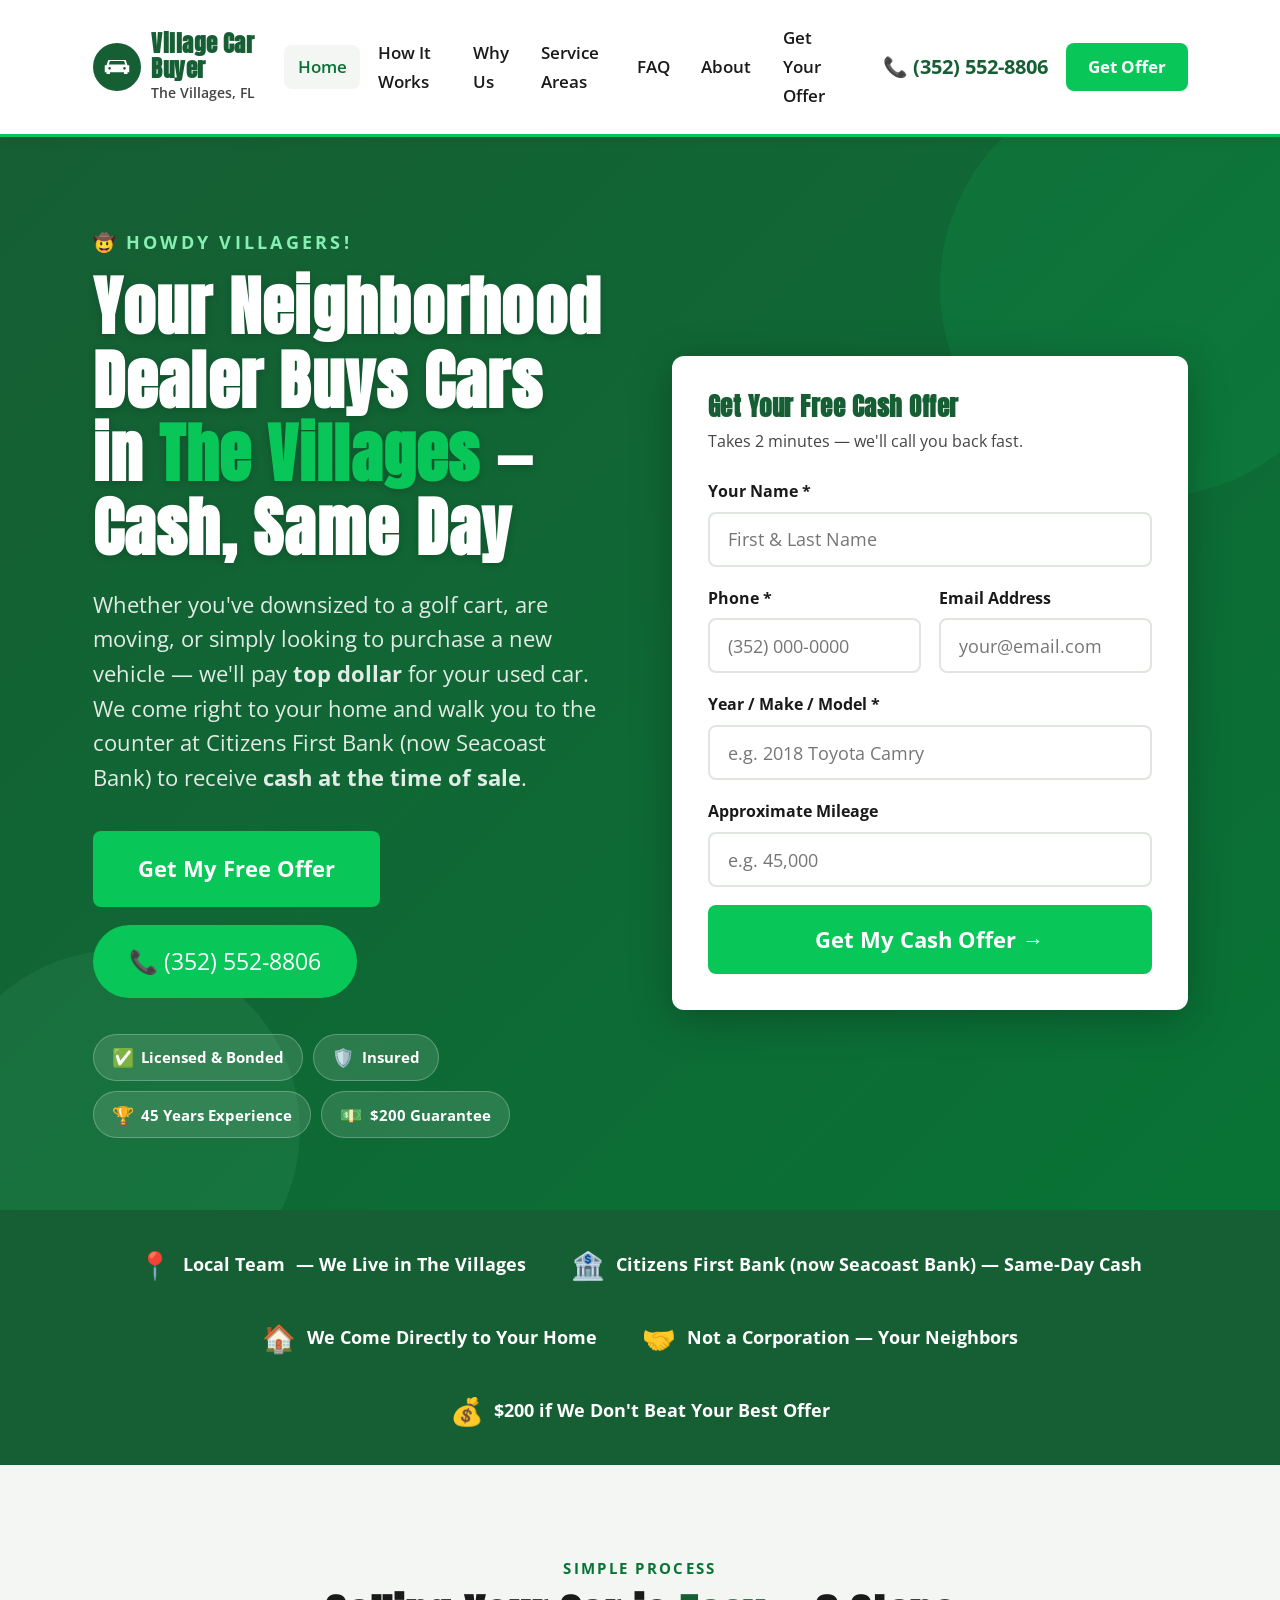
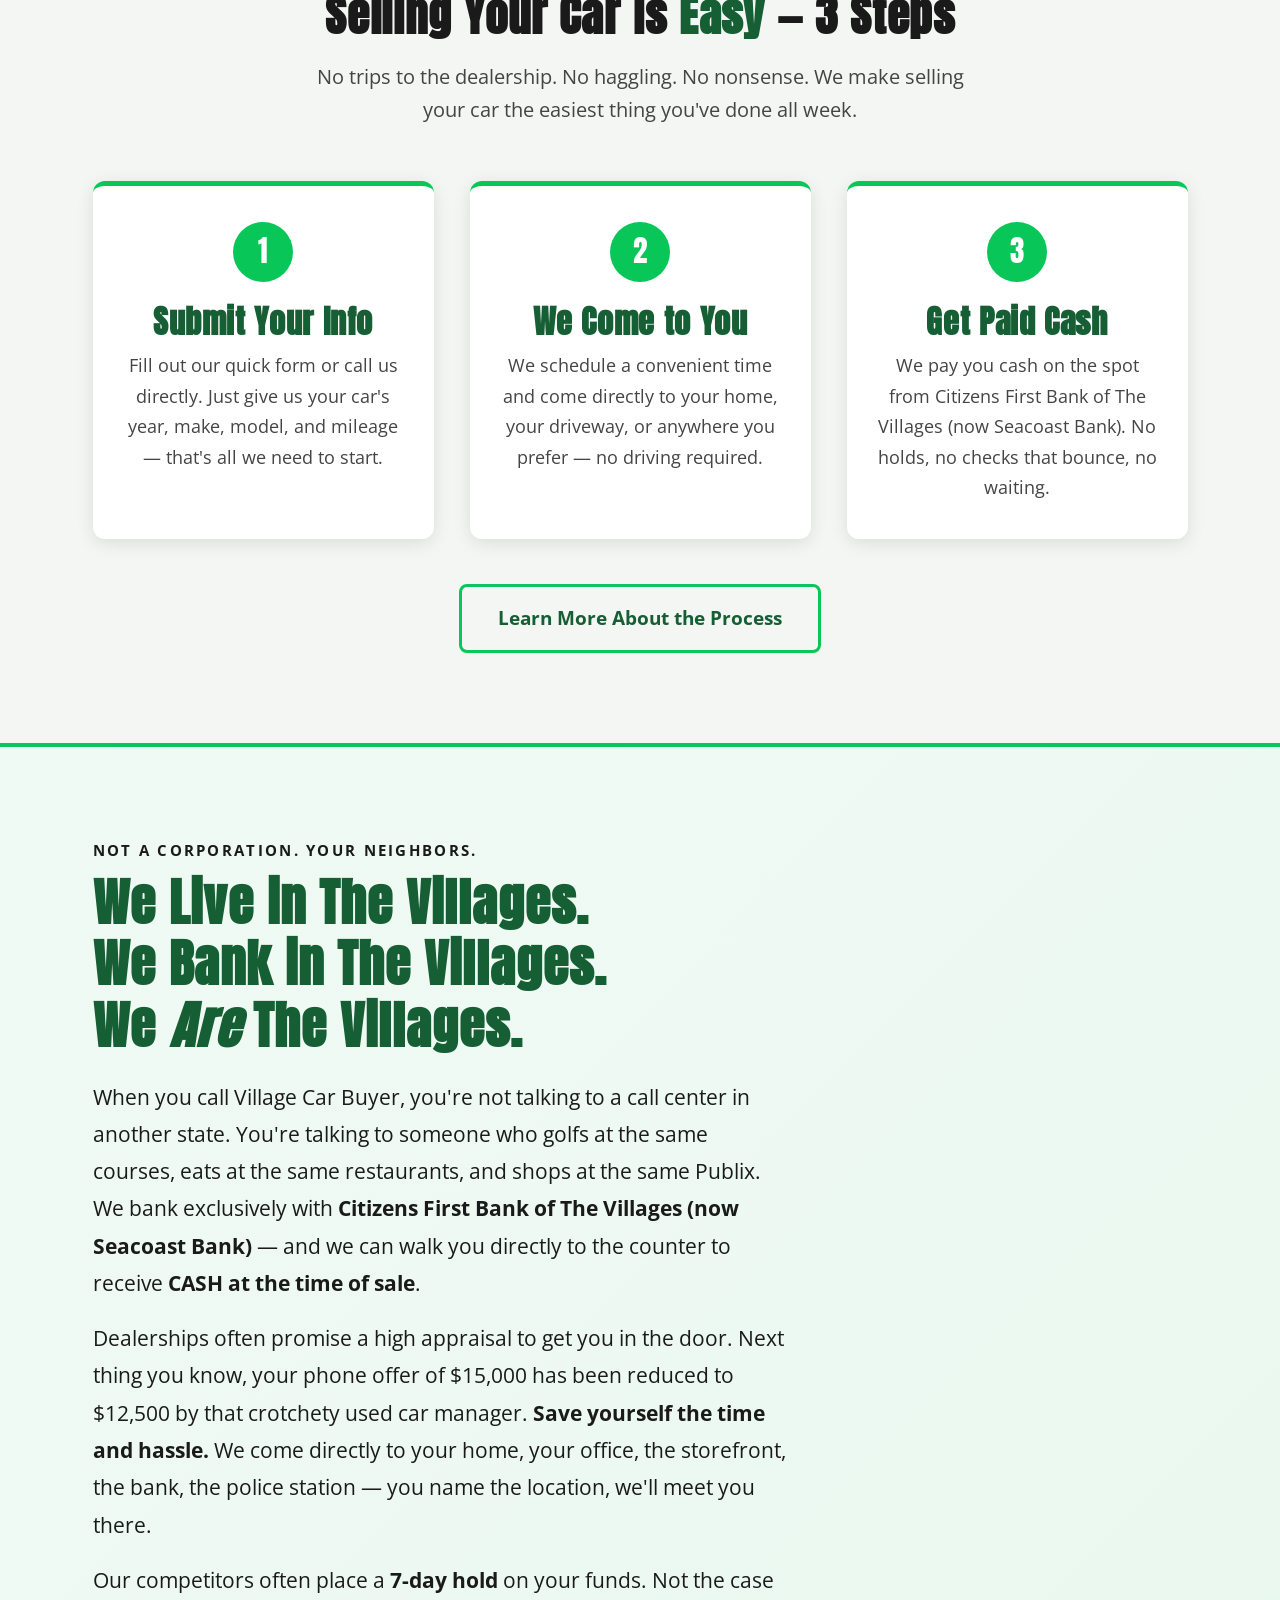
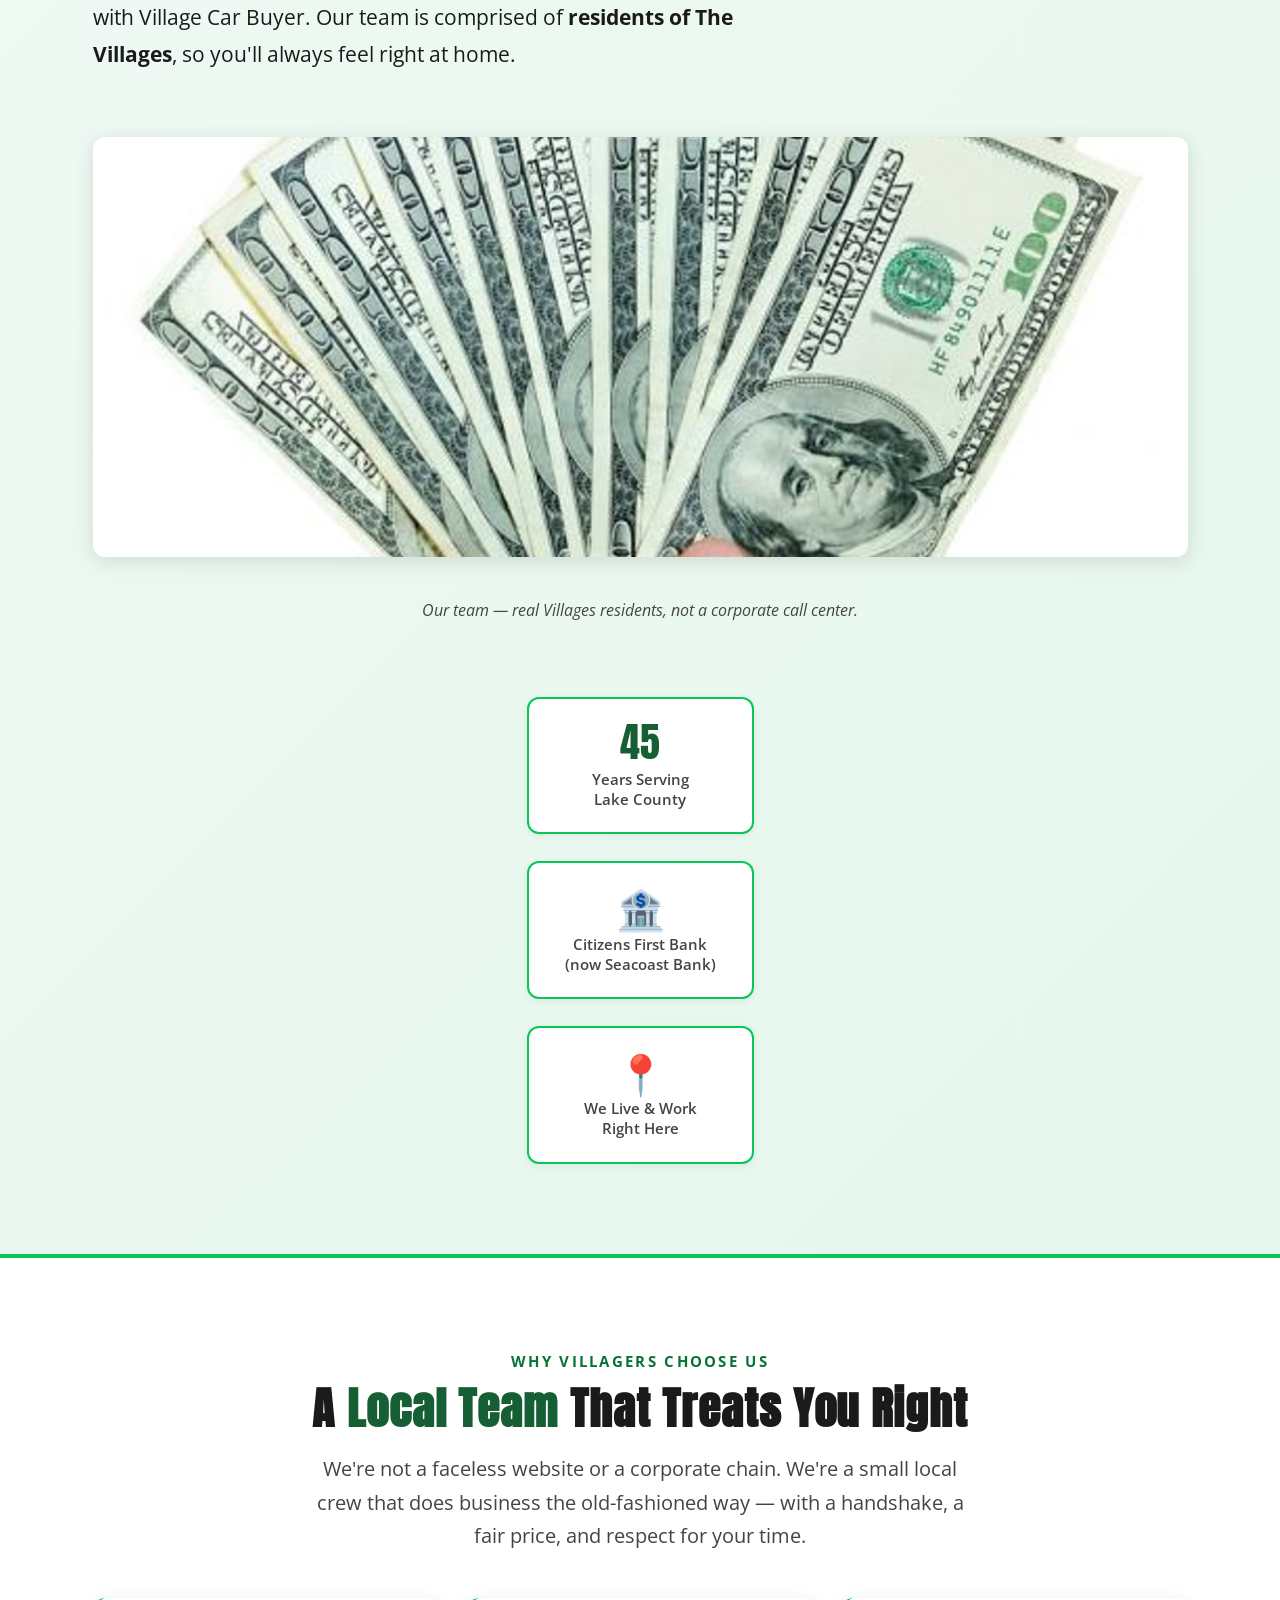
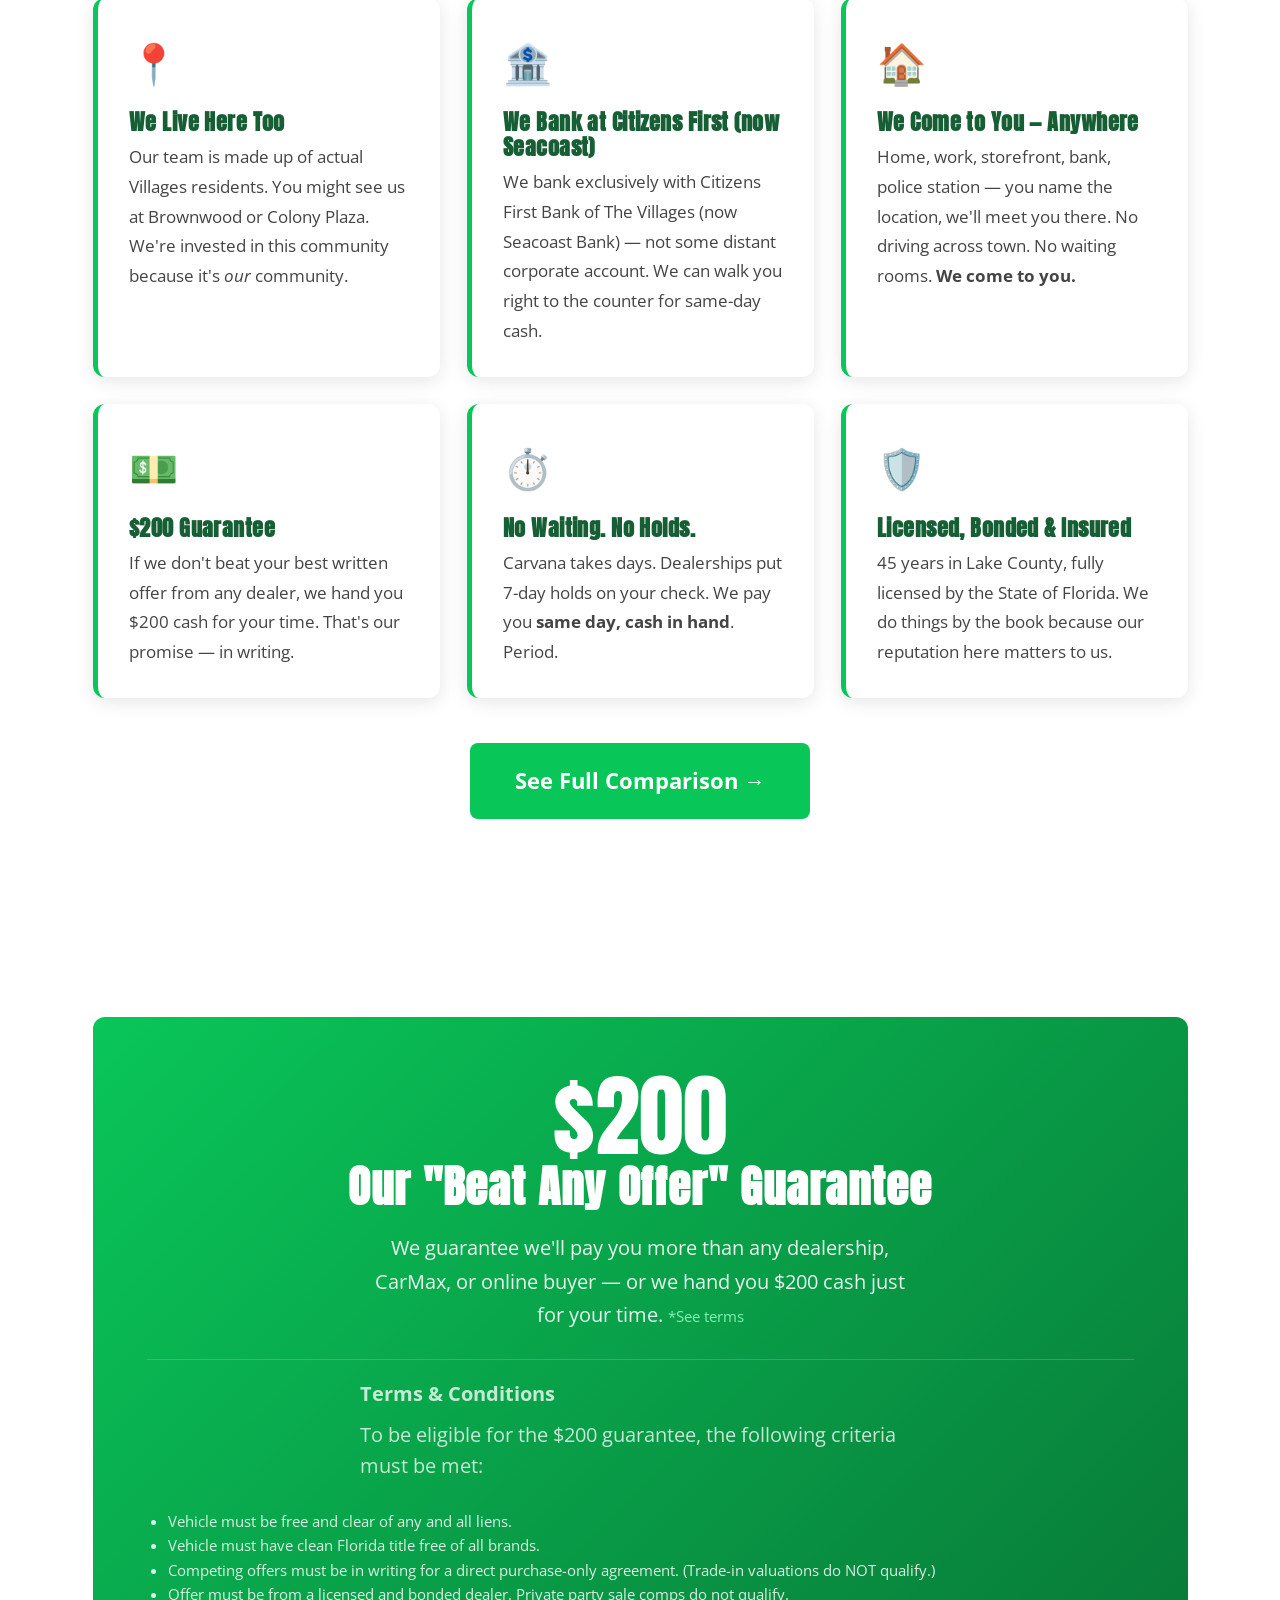
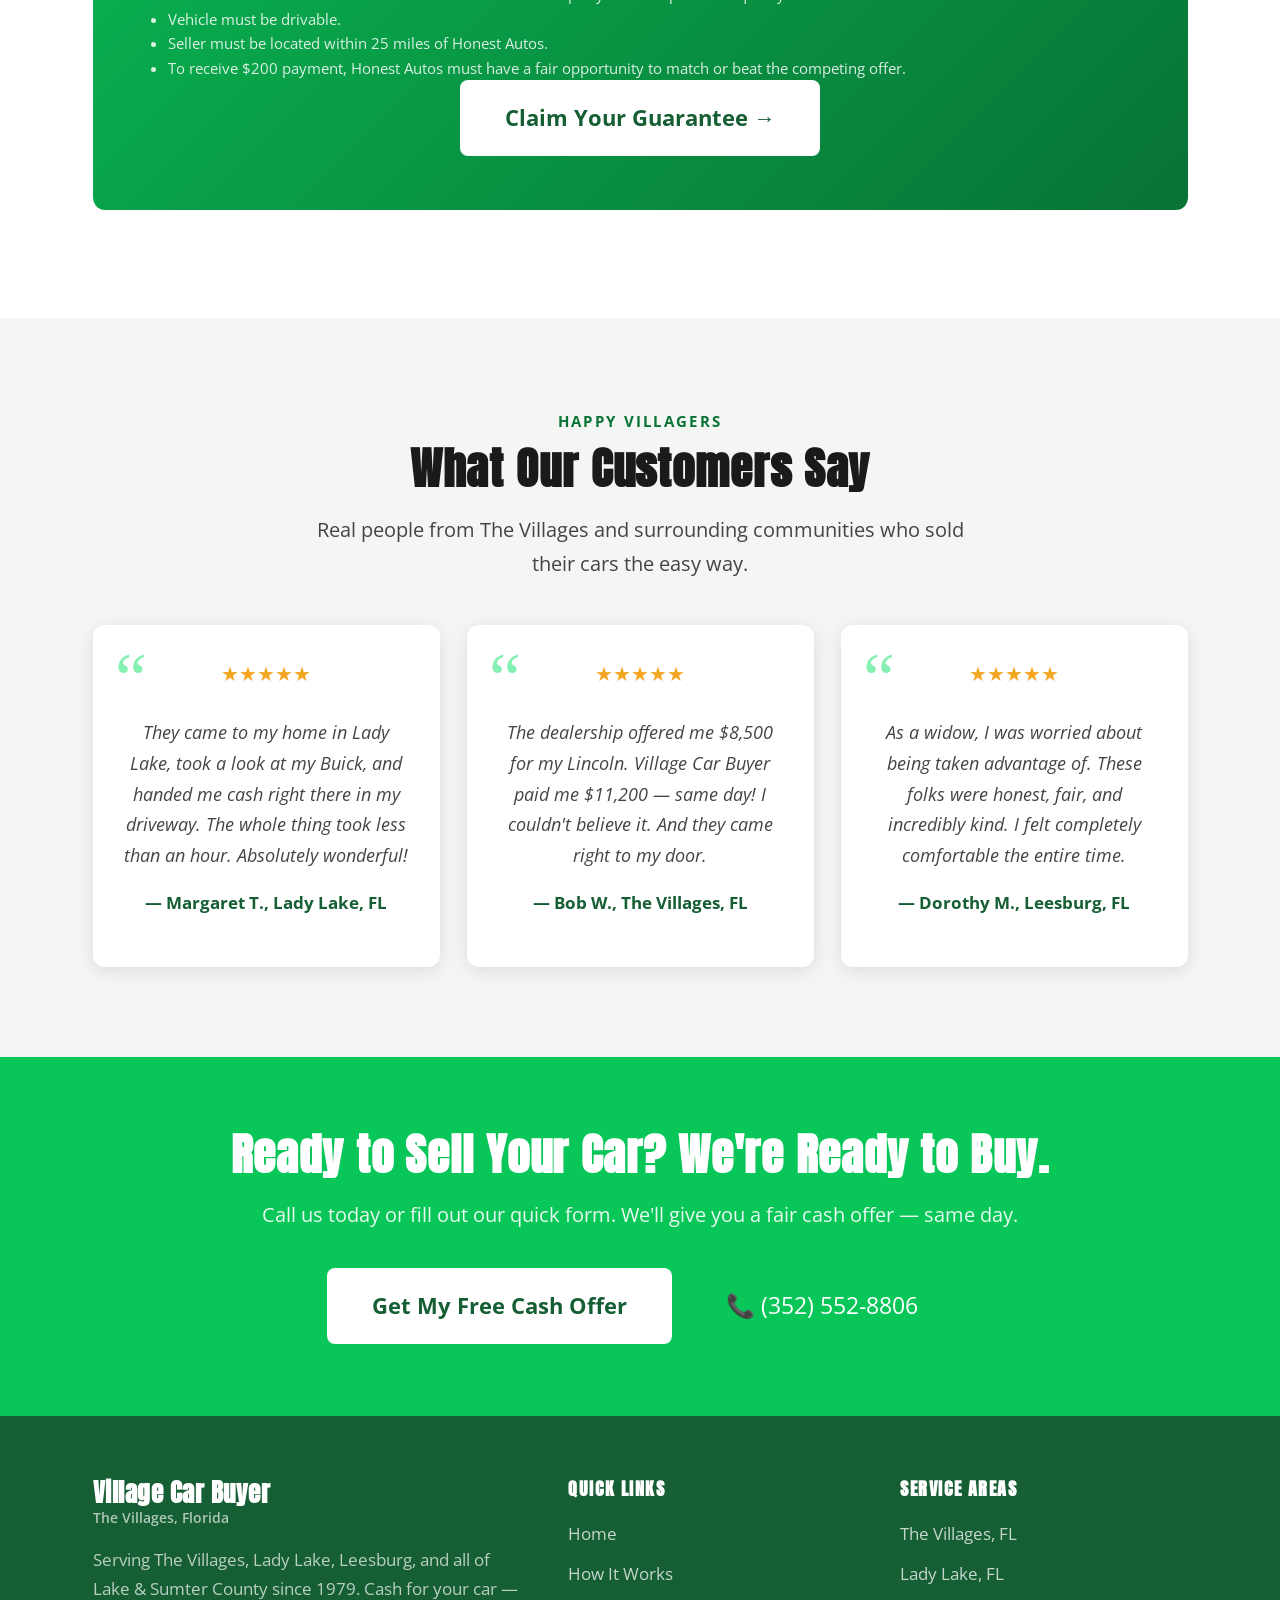
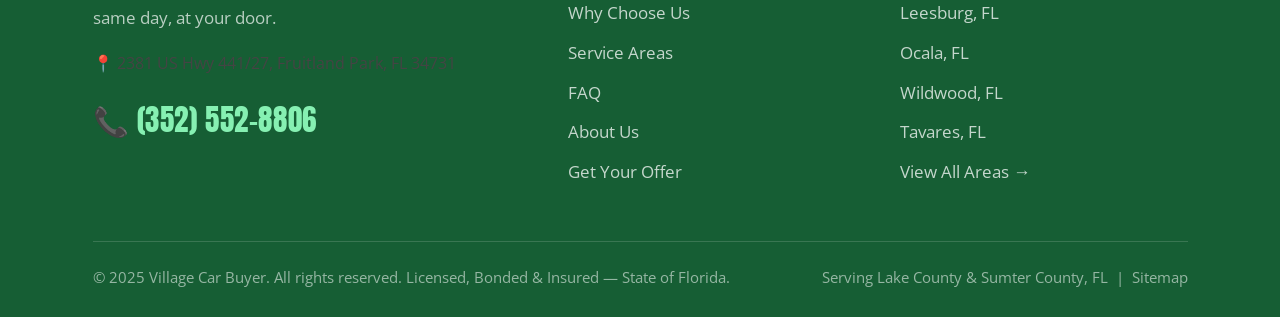
<file: index.html>
<!DOCTYPE html>
<html lang="en">
<head>
  <meta charset="UTF-8" />
  <meta name="viewport" content="width=device-width, initial-scale=1.0" />
  <title>Village Car Buyer | Sell Your Car for Cash in The Villages, FL — Same Day</title>
  <meta name="description" content="We buy used cars in The Villages, FL — cash paid same day, we come to your home. Licensed, bonded, insured. 45 years local experience. $200 guarantee we'll beat your best offer. Call (352) 552-8806." />
  <meta name="keywords" content="sell my car The Villages FL, cash for cars The Villages, we buy cars Lady Lake FL, sell car for cash Lake County FL, used car buyer The Villages Florida" />
  <link rel="canonical" href="https://villagecarbuyer.com/" />

  <!-- Open Graph -->
  <meta property="og:title" content="Village Car Buyer | Cash for Cars in The Villages, FL" />
  <meta property="og:description" content="We buy used cars — cash same day, we come to you. Licensed, bonded, insured. 45 years local experience. $200 guarantee." />
  <meta property="og:url" content="https://villagecarbuyer.com/" />
  <meta property="og:type" content="website" />
  <meta property="og:locale" content="en_US" />

  <!-- Schema: LocalBusiness -->
  <script type="application/ld+json">
  {
    "@context": "https://schema.org",
    "@type": "AutoDealer",
    "name": "Village Car Buyer",
    "description": "We buy used cars from residents of The Villages and surrounding communities. Cash paid same day. Licensed, bonded, insured.",
    "url": "https://villagecarbuyer.com",
    "telephone": "+13525528806",
    "address": {
      "@type": "PostalAddress",
      "streetAddress": "2381 US Highway 441/27",
      "addressLocality": "Fruitland Park",
      "addressRegion": "FL",
      "postalCode": "34731",
      "addressCountry": "US"
    },
    "areaServed": [
      "The Villages, FL", "Lady Lake, FL", "Leesburg, FL",
      "Sumter County, FL", "Wildwood, FL", "Ocala, FL",
      "Marion County, FL", "Lake County, FL", "Tavares, FL",
      "Mount Dora, FL", "Eustis, FL", "Fruitland Park, FL"
    ],
    "openingHours": ["Mo-Fr 08:00-18:00", "Sa 09:00-15:00"],
    "priceRange": "$$",
    "paymentAccepted": "Cash",
    "hasOfferCatalog": {
      "@type": "OfferCatalog",
      "name": "Used Car Buying Services"
    }
  }
  </script>

  <link rel="stylesheet" href="style.css?v=2" />
</head>
<body>

<!-- ══ HEADER ══ -->
<header class="site-header">
  <div class="header-inner">
    <a href="index.html" class="logo" aria-label="Village Car Buyer Home">
      <div class="logo-icon">
        <svg viewBox="0 0 32 32" xmlns="http://www.w3.org/2000/svg" aria-hidden="true">
          <path d="M28 14l-2-6H6L4 14H2v8h2v2h4v-2h16v2h4v-2h2v-8h-2zm-20.5 5a1.5 1.5 0 110-3 1.5 1.5 0 010 3zm17 0a1.5 1.5 0 110-3 1.5 1.5 0 010 3zM6.5 13l1.5-4h16l1.5 4H6.5z"/>
        </svg>
      </div>
      <div class="logo-text">
        <strong>Village Car Buyer</strong>
        <span>The Villages, FL</span>
      </div>
    </a>

    <nav class="site-nav" aria-label="Main navigation">
      <a href="index.html">Home</a>
      <a href="how-it-works.html">How It Works</a>
      <a href="why-choose-us.html">Why Us</a>
      <a href="service-area.html">Service Areas</a>
      <a href="faq.html">FAQ</a>
      <a href="about.html">About</a>
      <a href="contact.html">Get Your Offer</a>
    </nav>

    <div class="header-cta">
      <a href="tel:+13525528806" class="header-phone">📞 (352) 552-8806</a>
      <a href="contact.html" class="btn btn--primary" style="padding:0.55rem 1.2rem;font-size:0.95rem;">Get Offer</a>
    </div>

    <button class="nav-toggle" id="nav-toggle" aria-label="Toggle navigation" aria-expanded="false">
      <span></span><span></span><span></span>
    </button>
  </div>

  <nav class="mobile-nav" id="mobile-nav" aria-label="Mobile navigation">
    <a href="index.html">Home</a>
    <a href="how-it-works.html">How It Works</a>
    <a href="why-choose-us.html">Why Choose Us</a>
    <a href="service-area.html">Service Areas</a>
    <a href="faq.html">FAQ</a>
    <a href="about.html">About</a>
    <a href="contact.html">Get Your Offer</a>
    <div class="mobile-phone">
      <a href="tel:+13525528806" class="btn btn--primary btn--lg" style="width:100%;display:block;text-align:center;">📞 (352) 552-8806</a>
    </div>
  </nav>
</header>

<!-- ══ HERO ══ -->
<section class="hero">
  <div class="container">
    <div class="hero-inner">
      <div class="hero-content">
        <p class="hero-tagline">🤠 Howdy Villagers!</p>
        <h1>Your Neighborhood Dealer Buys Cars in <span class="highlight">The Villages</span> — Cash, Same Day</h1>
        <p class="hero-sub">Whether you've downsized to a golf cart, are moving, or simply looking to purchase a new vehicle — we'll pay <strong>top dollar</strong> for your used car. We come right to your home and walk you to the counter at Citizens First Bank (now Seacoast Bank) to receive <strong>cash at the time of sale</strong>.</p>
        <div class="hero-actions">
          <a href="contact.html" class="btn btn--primary btn--lg">Get My Free Offer</a>
          <a href="tel:+13525528806" class="btn--phone">📞 (352) 552-8806</a>
        </div>
        <div class="hero-badges">
          <span class="badge"><span class="badge-icon">✅</span> Licensed &amp; Bonded</span>
          <span class="badge"><span class="badge-icon">🛡️</span> Insured</span>
          <span class="badge"><span class="badge-icon">🏆</span> 45 Years Experience</span>
          <span class="badge"><span class="badge-icon">💵</span> $200 Guarantee</span>
        </div>
      </div>

      <div class="hero-form-card">
        <h3>Get Your Free Cash Offer</h3>
        <p>Takes 2 minutes — we'll call you back fast.</p>
        <form action="https://formsubmit.co/CFEautos@gmail.com" method="POST" data-validate>
          <input type="hidden" name="_subject" value="New Car Offer Request — Village Car Buyer" />
          <input type="hidden" name="_cc" value="Don@honestautos.com,Dale@honestautos.com" />
          <input type="hidden" name="_next" value="https://villagecarbuyer.com/thank-you.html" />
          <input type="hidden" name="_captcha" value="false" />
          <div class="form-group">
            <label for="name-hero">Your Name *</label>
            <input type="text" id="name-hero" name="name" placeholder="First &amp; Last Name" required />
          </div>
          <div class="form-row">
            <div class="form-group">
              <label for="phone-hero">Phone *</label>
              <input type="tel" id="phone-hero" name="phone" placeholder="(352) 000-0000" required />
            </div>
            <div class="form-group">
              <label for="email-hero">Email Address</label>
              <input type="email" id="email-hero" name="email" placeholder="your@email.com" />
            </div>
          </div>
          <div class="form-group">
            <label for="car-hero">Year / Make / Model *</label>
            <input type="text" id="car-hero" name="vehicle" placeholder="e.g. 2018 Toyota Camry" required />
          </div>
          <div class="form-group">
            <label for="mileage-hero">Approximate Mileage</label>
            <input type="text" id="mileage-hero" name="mileage" placeholder="e.g. 45,000" />
          </div>
          <button type="submit" class="btn btn--primary form-submit btn--lg">Get My Cash Offer →</button>
        </form>
      </div>
    </div>
  </div>
</section>

<!-- ══ TRUST STRIP ══ -->
<div class="trust-strip">
  <div class="container">
    <div class="trust-strip-inner">
      <div class="trust-item"><span class="icon">📍</span> <strong>Local Team</strong> — We Live in The Villages</div>
      <div class="trust-item"><span class="icon">🏦</span> Citizens First Bank (now Seacoast Bank) — Same-Day Cash</div>
      <div class="trust-item"><span class="icon">🏠</span> We Come Directly to Your Home</div>
      <div class="trust-item"><span class="icon">🤝</span> Not a Corporation — Your Neighbors</div>
      <div class="trust-item"><span class="icon">💰</span> $200 if We Don't Beat Your Best Offer</div>
    </div>
  </div>
</div>

<!-- ══ HOW IT WORKS ══ -->
<section class="section section--gray" id="how-it-works">
  <div class="container text-center">
    <p class="section-label">Simple Process</p>
    <h2 class="section-title">Selling Your Car is <span class="text-green-dark">Easy</span> — 3 Steps</h2>
    <p class="section-sub">No trips to the dealership. No haggling. No nonsense. We make selling your car the easiest thing you've done all week.</p>

    <div class="steps-grid">
      <div class="step-card">
        <div class="step-number">1</div>
        <h3>Submit Your Info</h3>
        <p>Fill out our quick form or call us directly. Just give us your car's year, make, model, and mileage — that's all we need to start.</p>
      </div>
      <div class="step-card">
        <div class="step-number">2</div>
        <h3>We Come to You</h3>
        <p>We schedule a convenient time and come directly to your home, your driveway, or anywhere you prefer — no driving required.</p>
      </div>
      <div class="step-card">
        <div class="step-number">3</div>
        <h3>Get Paid Cash</h3>
        <p>We pay you cash on the spot from Citizens First Bank of The Villages (now Seacoast Bank). No holds, no checks that bounce, no waiting.</p>
      </div>
    </div>

    <div style="margin-top:2.5rem;">
      <a href="how-it-works.html" class="btn btn--outline">Learn More About the Process</a>
    </div>
  </div>
</section>

<!-- ══ LOCAL TEAM CALLOUT ══ -->
<section class="section section--local">
  <div class="container">
    <div class="local-banner">
      <div class="local-banner-content">
        <p class="section-label" style="color:var(--green-primary);">Not a Corporation. Your Neighbors.</p>
        <h2 class="section-title" style="color:var(--green-dark);">We Live in The Villages. <br>We Bank in The Villages. <br>We <em>Are</em> The Villages.</h2>
        <p style="font-size:1.15rem;line-height:1.8;max-width:700px;">
          When you call Village Car Buyer, you're not talking to a call center in another state. You're talking to someone who golfs at the same courses, eats at the same restaurants, and shops at the same Publix. We bank exclusively with <strong>Citizens First Bank of The Villages (now Seacoast Bank)</strong> — and we can walk you directly to the counter to receive <strong>CASH at the time of sale</strong>.
        </p>
        <p style="font-size:1.15rem;line-height:1.8;max-width:700px;margin-top:1rem;">
          Dealerships often promise a high appraisal to get you in the door. Next thing you know, your phone offer of $15,000 has been reduced to $12,500 by that crotchety used car manager. <strong>Save yourself the time and hassle.</strong> We come directly to your home, your office, the storefront, the bank, the police station — you name the location, we'll meet you there.
        </p>
        <p style="font-size:1.15rem;line-height:1.8;max-width:700px;margin-top:1rem;">
          Our competitors often place a <strong>7-day hold</strong> on your funds. Not the case with Village Car Buyer. Our team is comprised of <strong>residents of The Villages</strong>, so you'll always feel right at home.
        </p>
      </div>
      <div class="local-right">
        <img src="images/team-photo.jpg" alt="The Village Car Buyer team — local Villages residents who buy your car" class="team-photo" loading="lazy" />
        <p style="font-size:0.9rem;color:var(--text-mid);text-align:center;margin-top:0.75rem;font-style:italic;">Our team — real Villages residents, not a corporate call center.</p>
        <div class="local-stats" style="margin-top:1.5rem;">
          <div class="local-stat">
            <div class="local-stat-num">45</div>
            <div class="local-stat-label">Years Serving<br>Lake County</div>
          </div>
          <div class="local-stat">
            <div class="local-stat-num">🏦</div>
            <div class="local-stat-label">Citizens First Bank<br>(now Seacoast Bank)</div>
          </div>
          <div class="local-stat">
            <div class="local-stat-num">📍</div>
            <div class="local-stat-label">We Live &amp; Work<br>Right Here</div>
          </div>
        </div>
      </div>
    </div>
  </div>
</section>

<!-- ══ WHY CHOOSE US ══ -->
<section class="section">
  <div class="container">
    <div class="text-center">
      <p class="section-label">Why Villagers Choose Us</p>
      <h2 class="section-title">A <span class="text-green-dark">Local Team</span> That Treats You Right</h2>
      <p class="section-sub">We're not a faceless website or a corporate chain. We're a small local crew that does business the old-fashioned way — with a handshake, a fair price, and respect for your time.</p>
    </div>

    <div class="reasons-grid">
      <div class="reason-card">
        <div class="reason-icon">📍</div>
        <h3>We Live Here Too</h3>
        <p>Our team is made up of actual Villages residents. You might see us at Brownwood or Colony Plaza. We're invested in this community because it's <em>our</em> community.</p>
      </div>
      <div class="reason-card">
        <div class="reason-icon">🏦</div>
        <h3>We Bank at Citizens First (now Seacoast)</h3>
        <p>We bank exclusively with Citizens First Bank of The Villages (now Seacoast Bank) — not some distant corporate account. We can walk you right to the counter for same-day cash.</p>
      </div>
      <div class="reason-card">
        <div class="reason-icon">🏠</div>
        <h3>We Come to You — Anywhere</h3>
        <p>Home, work, storefront, bank, police station — you name the location, we'll meet you there. No driving across town. No waiting rooms. <strong>We come to you.</strong></p>
      </div>
      <div class="reason-card">
        <div class="reason-icon">💵</div>
        <h3>$200 Guarantee</h3>
        <p>If we don't beat your best written offer from any dealer, we hand you $200 cash for your time. That's our promise — in writing.</p>
      </div>
      <div class="reason-card">
        <div class="reason-icon">⏱️</div>
        <h3>No Waiting. No Holds.</h3>
        <p>Carvana takes days. Dealerships put 7-day holds on your check. We pay you <strong>same day, cash in hand</strong>. Period.</p>
      </div>
      <div class="reason-card">
        <div class="reason-icon">🛡️</div>
        <h3>Licensed, Bonded &amp; Insured</h3>
        <p>45 years in Lake County, fully licensed by the State of Florida. We do things by the book because our reputation here matters to us.</p>
      </div>
    </div>

    <div class="text-center" style="margin-top:2.5rem;">
      <a href="why-choose-us.html" class="btn btn--primary btn--lg">See Full Comparison →</a>
    </div>
  </div>
</section>

<!-- ══ GUARANTEE BANNER ══ -->
<section class="section" style="padding:3rem 0;">
  <div class="container">
    <div class="guarantee-box">
      <div class="guarantee-amount">$200</div>
      <h2>Our "Beat Any Offer" Guarantee</h2>
      <p>We guarantee we'll pay you more than any dealership, CarMax, or online buyer — or we hand you $200 cash just for your time. <a href="#guarantee-terms" style="color:var(--green-light);font-size:0.85rem;">*See terms</a></p>
      <div id="guarantee-terms" style="margin-top:1.5rem;padding-top:1rem;border-top:1px solid rgba(255,255,255,0.2);text-align:left;font-size:0.85rem;line-height:1.6;opacity:0.85;">
        <p style="font-weight:700;margin-bottom:0.5rem;">Terms &amp; Conditions</p>
        <p>To be eligible for the $200 guarantee, the following criteria must be met:</p>
        <ul style="margin:0.5rem 0 0 1.2rem;list-style:disc;">
          <li>Vehicle must be free and clear of any and all liens.</li>
          <li>Vehicle must have clean Florida title free of all brands.</li>
          <li>Competing offers must be in writing for a direct purchase-only agreement. (Trade-in valuations do NOT qualify.)</li>
          <li>Offer must be from a licensed and bonded dealer. Private party sale comps do not qualify.</li>
          <li>Vehicle must be drivable.</li>
          <li>Seller must be located within 25 miles of Honest Autos.</li>
          <li>To receive $200 payment, Honest Autos must have a fair opportunity to match or beat the competing offer.</li>
        </ul>
      </div>
      <a href="contact.html" class="btn btn--white btn--lg">Claim Your Guarantee →</a>
    </div>
  </div>
</section>

<!-- ══ TESTIMONIALS ══ -->
<section class="section section--gray">
  <div class="container text-center">
    <p class="section-label">Happy Villagers</p>
    <h2 class="section-title">What Our Customers Say</h2>
    <p class="section-sub">Real people from The Villages and surrounding communities who sold their cars the easy way.</p>

    <div class="testimonials-grid">
      <div class="testimonial-card">
        <div class="stars">★★★★★</div>
        <p class="testimonial-text">They came to my home in Lady Lake, took a look at my Buick, and handed me cash right there in my driveway. The whole thing took less than an hour. Absolutely wonderful!</p>
        <p class="testimonial-author">— Margaret T., Lady Lake, FL</p>
      </div>
      <div class="testimonial-card">
        <div class="stars">★★★★★</div>
        <p class="testimonial-text">The dealership offered me $8,500 for my Lincoln. Village Car Buyer paid me $11,200 — same day! I couldn't believe it. And they came right to my door.</p>
        <p class="testimonial-author">— Bob W., The Villages, FL</p>
      </div>
      <div class="testimonial-card">
        <div class="stars">★★★★★</div>
        <p class="testimonial-text">As a widow, I was worried about being taken advantage of. These folks were honest, fair, and incredibly kind. I felt completely comfortable the entire time.</p>
        <p class="testimonial-author">— Dorothy M., Leesburg, FL</p>
      </div>
    </div>
  </div>
</section>

<!-- ══ CTA BANNER ══ -->
<section class="cta-banner">
  <div class="container">
    <h2>Ready to Sell Your Car? We're Ready to Buy.</h2>
    <p>Call us today or fill out our quick form. We'll give you a fair cash offer — same day.</p>
    <div class="cta-actions">
      <a href="contact.html" class="btn btn--white btn--lg">Get My Free Cash Offer</a>
      <a href="tel:+13525528806" class="btn--phone btn--lg">📞 (352) 552-8806</a>
    </div>
  </div>
</section>

<!-- ══ FOOTER ══ -->
<footer class="site-footer">
  <div class="container">
    <div class="footer-grid">
      <div class="footer-brand">
        <div class="logo-text">
          <strong>Village Car Buyer</strong>
          <span>The Villages, Florida</span>
        </div>
        <p>Serving The Villages, Lady Lake, Leesburg, and all of Lake &amp; Sumter County since 1979. Cash for your car — same day, at your door.</p>
        <p style="font-size:0.9rem;color:var(--text-mid);margin-top:0.25rem;">📍 2381 US Hwy 441/27, Fruitland Park, FL 34731</p>
        <a href="tel:+13525528806" class="footer-phone-big">📞 (352) 552-8806</a>
      </div>
      <div class="footer-col">
        <h4>Quick Links</h4>
        <ul>
          <li><a href="index.html">Home</a></li>
          <li><a href="how-it-works.html">How It Works</a></li>
          <li><a href="why-choose-us.html">Why Choose Us</a></li>
          <li><a href="service-area.html">Service Areas</a></li>
          <li><a href="faq.html">FAQ</a></li>
          <li><a href="about.html">About Us</a></li>
          <li><a href="contact.html">Get Your Offer</a></li>
        </ul>
      </div>
      <div class="footer-col">
        <h4>Service Areas</h4>
        <ul>
          <li><a href="service-area.html#the-villages">The Villages, FL</a></li>
          <li><a href="service-area.html#lady-lake">Lady Lake, FL</a></li>
          <li><a href="service-area.html#leesburg">Leesburg, FL</a></li>
          <li><a href="service-area.html#ocala">Ocala, FL</a></li>
          <li><a href="service-area.html#wildwood">Wildwood, FL</a></li>
          <li><a href="service-area.html#tavares">Tavares, FL</a></li>
          <li><a href="service-area.html">View All Areas →</a></li>
        </ul>
      </div>
    </div>
    <hr class="footer-divider" />
    <div class="footer-bottom">
      <span>&copy; 2025 Village Car Buyer. All rights reserved. Licensed, Bonded &amp; Insured — State of Florida.</span>
      <span>Serving Lake County &amp; Sumter County, FL &nbsp;|&nbsp; <a href="sitemap.xml">Sitemap</a></span>
    </div>
  </div>
</footer>

<button id="scroll-top" aria-label="Scroll to top">↑</button>
<script src="script.js"></script>
</body>
</html>
</file>
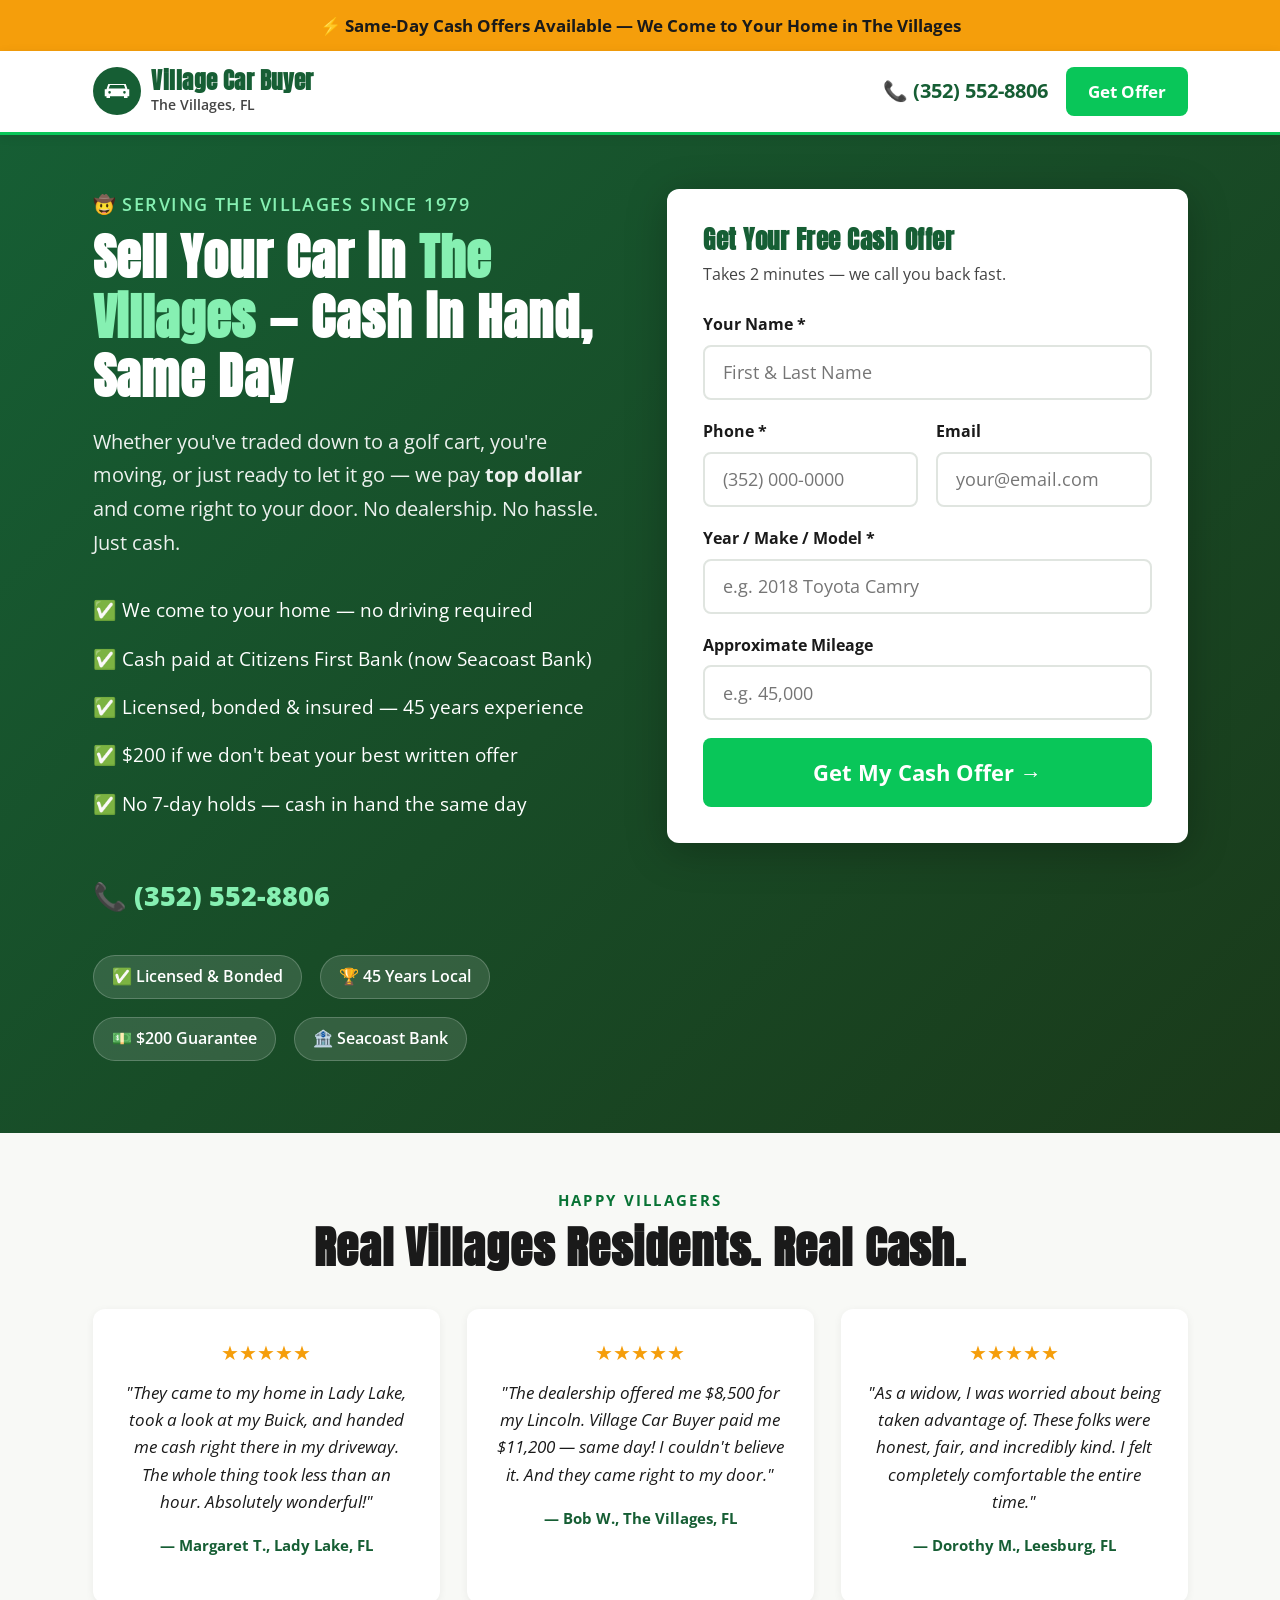
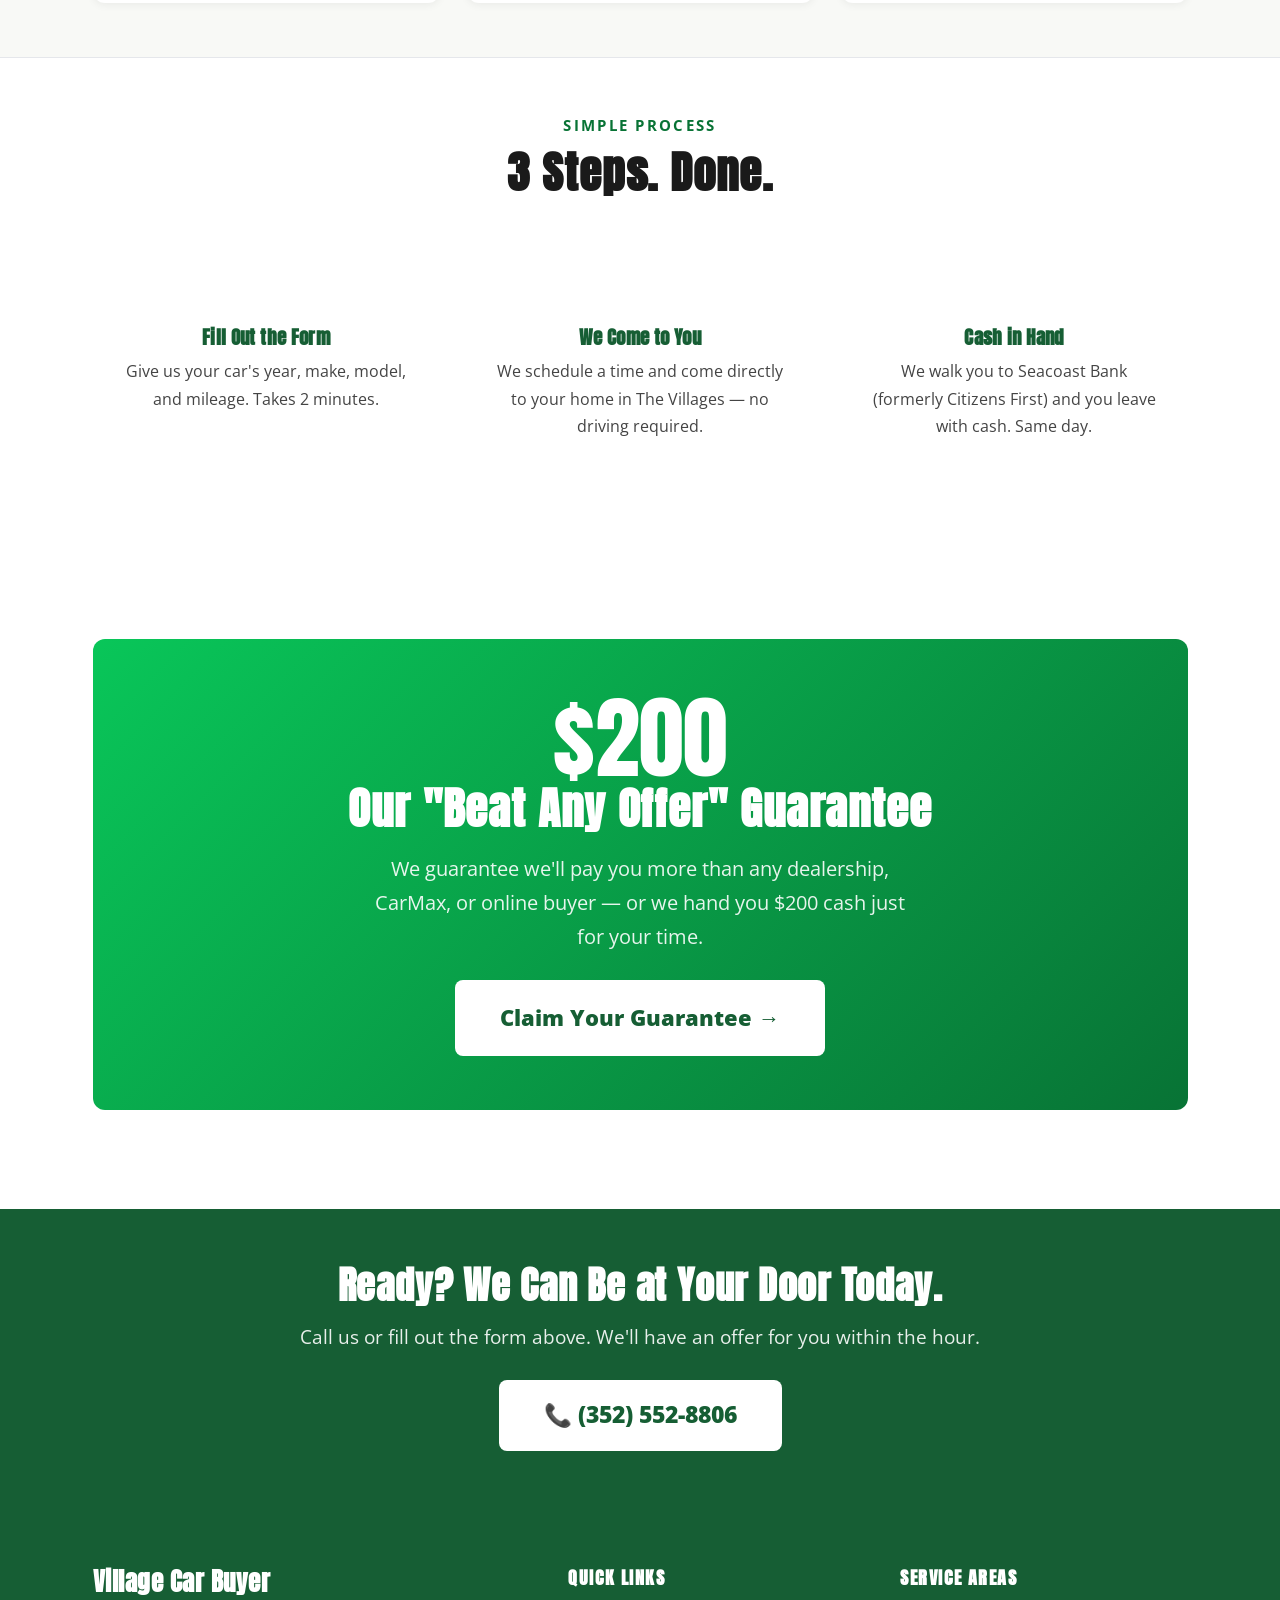
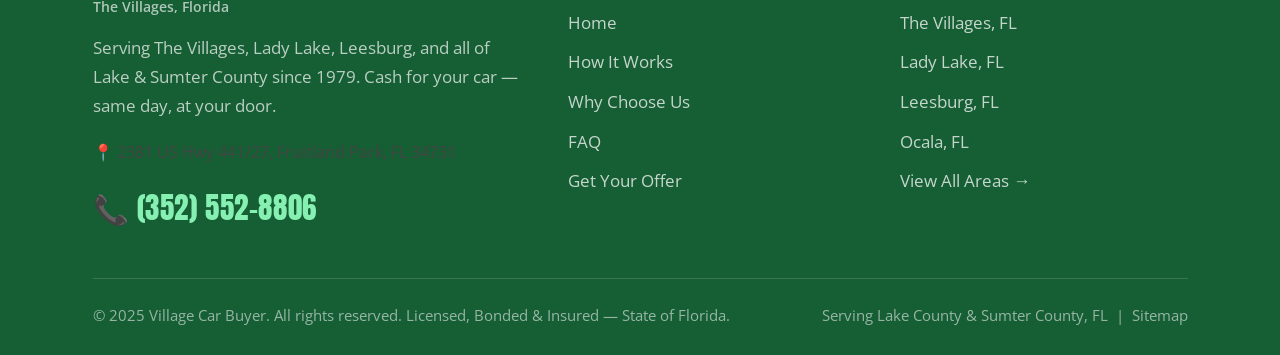
<file: sell/villages/index.html>
<!DOCTYPE html>
<html lang="en">
<head>
  <meta charset="UTF-8" />
  <meta name="viewport" content="width=device-width, initial-scale=1.0" />
  <title>Sell Your Car in The Villages, FL — Cash Same Day | Village Car Buyer</title>
  <meta name="description" content="Sell your car for cash in The Villages, FL. We come to your home, pay same day at Citizens First Bank (now Seacoast). $200 guarantee we beat any offer. Call (352) 552-8806." />
  <link rel="canonical" href="https://villagecarbuyer.com/sell/villages" />

  <!-- Open Graph -->
  <meta property="og:title" content="Sell Your Car in The Villages, FL — Cash Same Day" />
  <meta property="og:description" content="We buy cars from Villages residents. Cash at Seacoast Bank same day. $200 guarantee. We come to you." />
  <meta property="og:url" content="https://villagecarbuyer.com/sell/villages" />
  <meta property="og:type" content="website" />

  <!-- Schema: LocalBusiness -->
  <script type="application/ld+json">
  {
    "@context": "https://schema.org",
    "@type": "AutoDealer",
    "name": "Village Car Buyer",
    "description": "We buy used cars from residents of The Villages and surrounding communities. Cash paid same day. Licensed, bonded, insured.",
    "url": "https://villagecarbuyer.com",
    "telephone": "+13525528806",
    "address": {
      "@type": "PostalAddress",
      "streetAddress": "2381 US Highway 441/27",
      "addressLocality": "Fruitland Park",
      "addressRegion": "FL",
      "postalCode": "34731",
      "addressCountry": "US"
    },
    "areaServed": "The Villages, FL",
    "openingHours": ["Mo-Fr 08:00-18:00", "Sa 09:00-15:00"],
    "priceRange": "$$",
    "paymentAccepted": "Cash"
  }
  </script>

  <link rel="stylesheet" href="../../style.css?v=2" />
  <style>
    /* Landing page overrides — tighter, conversion-focused */
    .lp-hero {
      background: linear-gradient(135deg, var(--green-dark) 0%, #1a3a1a 100%);
      color: #fff;
      padding: 3rem 0 4rem;
    }
    .lp-hero h1 { font-size: clamp(1.75rem, 4vw, 2.75rem); line-height: 1.2; margin-bottom: 1rem; }
    .lp-hero .highlight { color: var(--green-light); }
    .lp-hero-inner { display: grid; grid-template-columns: 1fr 1fr; gap: 3rem; align-items: start; }
    @media (max-width: 768px) { .lp-hero-inner { grid-template-columns: 1fr; gap: 2rem; } }
    .lp-bullets { list-style: none; padding: 0; margin: 1.5rem 0; }
    .lp-bullets li { padding: 0.45rem 0; font-size: 1.05rem; }
    .lp-bullets li::before { content: "✅ "; }
    .lp-phone-big { display: inline-block; margin-top: 1rem; font-size: 1.5rem; font-weight: 800; color: var(--green-light); text-decoration: none; }
    .lp-phone-big:hover { text-decoration: underline; }
    .lp-tagline { font-size: 1rem; font-weight: 600; letter-spacing: 0.08em; text-transform: uppercase; color: var(--green-light); margin-bottom: 0.5rem; }
    .urgency-bar { background: #f59e0b; color: #1a1a1a; text-align: center; padding: 0.6rem 1rem; font-weight: 700; font-size: 0.95rem; }
    .trust-row { display: flex; flex-wrap: wrap; gap: 1rem; margin-top: 2rem; }
    .trust-pill { background: rgba(255,255,255,0.12); border: 1px solid rgba(255,255,255,0.2); border-radius: 999px; padding: 0.4rem 1rem; font-size: 0.9rem; font-weight: 600; }
    .lp-social-proof { background: #f8f9f6; padding: 3rem 0; border-bottom: 1px solid #e5e7eb; }
    .proof-grid { display: grid; grid-template-columns: repeat(auto-fit, minmax(280px, 1fr)); gap: 1.5rem; margin-top: 2rem; }
    .proof-card { background: #fff; border-radius: 12px; padding: 1.5rem; box-shadow: 0 2px 8px rgba(0,0,0,0.06); }
    .proof-card .stars { color: #f59e0b; font-size: 1.1rem; margin-bottom: 0.5rem; }
    .proof-card p { font-size: 0.95rem; line-height: 1.6; color: var(--text-dark); font-style: italic; }
    .proof-card .author { margin-top: 0.75rem; font-size: 0.85rem; font-weight: 700; color: var(--green-dark); font-style: normal; }
    .lp-how { padding: 3rem 0; }
    .lp-steps { display: grid; grid-template-columns: repeat(3, 1fr); gap: 1.5rem; margin-top: 2rem; }
    @media (max-width: 640px) { .lp-steps { grid-template-columns: 1fr; } }
    .lp-step { text-align: center; padding: 1.5rem; }
    .lp-step-num { width: 48px; height: 48px; background: var(--green-primary); color: #fff; border-radius: 50%; display: flex; align-items: center; justify-content: center; font-size: 1.3rem; font-weight: 800; margin: 0 auto 1rem; }
    .lp-step h3 { font-size: 1.05rem; margin-bottom: 0.5rem; color: var(--green-dark); }
    .lp-step p { font-size: 0.9rem; color: var(--text-mid); }
    .lp-cta-bottom { background: var(--green-dark); color: #fff; text-align: center; padding: 3rem 1rem; }
    .lp-cta-bottom h2 { font-size: clamp(1.5rem, 3vw, 2.25rem); margin-bottom: 0.75rem; }
    .lp-cta-bottom p { font-size: 1.05rem; opacity: 0.9; margin-bottom: 1.5rem; }
    .btn--white { background: #fff; color: var(--green-dark); font-weight: 800; }
    .btn--white:hover { background: #f0fdf4; }
  </style>
</head>
<body>

<!-- Urgency bar -->
<div class="urgency-bar">
  ⚡ Same-Day Cash Offers Available — We Come to Your Home in The Villages
</div>

<!-- HEADER -->
<header class="site-header">
  <div class="header-inner">
    <a href="../../index.html" class="logo" aria-label="Village Car Buyer Home">
      <div class="logo-icon">
        <svg viewBox="0 0 32 32" xmlns="http://www.w3.org/2000/svg" aria-hidden="true">
          <path d="M28 14l-2-6H6L4 14H2v8h2v2h4v-2h16v2h4v-2h2v-8h-2zm-20.5 5a1.5 1.5 0 110-3 1.5 1.5 0 010 3zm17 0a1.5 1.5 0 110-3 1.5 1.5 0 010 3zM6.5 13l1.5-4h16l1.5 4H6.5z"/>
        </svg>
      </div>
      <div class="logo-text">
        <strong>Village Car Buyer</strong>
        <span>The Villages, FL</span>
      </div>
    </a>
    <div class="header-cta">
      <a href="tel:+13525528806" class="header-phone">📞 (352) 552-8806</a>
      <a href="#offer-form" class="btn btn--primary" style="padding:0.55rem 1.2rem;font-size:0.95rem;">Get Offer</a>
    </div>
  </div>
</header>

<!-- HERO -->
<section class="lp-hero">
  <div class="container">
    <div class="lp-hero-inner">
      <div class="lp-hero-content">
        <p class="lp-tagline">🤠 Serving The Villages Since 1979</p>
        <h1>Sell Your Car in <span class="highlight">The Villages</span> — Cash in Hand, Same Day</h1>
        <p style="font-size:1.1rem;line-height:1.7;opacity:0.92;">Whether you've traded down to a golf cart, you're moving, or just ready to let it go — we pay <strong>top dollar</strong> and come right to your door. No dealership. No hassle. Just cash.</p>
        <ul class="lp-bullets">
          <li>We come to your home — no driving required</li>
          <li>Cash paid at Citizens First Bank (now Seacoast Bank)</li>
          <li>Licensed, bonded &amp; insured — 45 years experience</li>
          <li>$200 if we don't beat your best written offer</li>
          <li>No 7-day holds — cash in hand the same day</li>
        </ul>
        <a href="tel:+13525528806" class="lp-phone-big">📞 (352) 552-8806</a>
        <div class="trust-row">
          <span class="trust-pill">✅ Licensed &amp; Bonded</span>
          <span class="trust-pill">🏆 45 Years Local</span>
          <span class="trust-pill">💵 $200 Guarantee</span>
          <span class="trust-pill">🏦 Seacoast Bank</span>
        </div>
      </div>

      <!-- FORM -->
      <div class="hero-form-card" id="offer-form">
        <h3>Get Your Free Cash Offer</h3>
        <p>Takes 2 minutes — we call you back fast.</p>
        <form action="https://formsubmit.co/CFEautos@gmail.com" method="POST" data-validate>
          <input type="hidden" name="_subject" value="New Car Offer Request — Villages Ad Landing Page" />
          <input type="hidden" name="_cc" value="Don@honestautos.com,Dale@honestautos.com" />
          <input type="hidden" name="_next" value="https://villagecarbuyer.com/thank-you.html" />
          <input type="hidden" name="_captcha" value="false" />
          <input type="hidden" name="source" value="sell/villages ad landing" />
          <div class="form-group">
            <label for="name-lp">Your Name *</label>
            <input type="text" id="name-lp" name="name" placeholder="First &amp; Last Name" required />
          </div>
          <div class="form-row">
            <div class="form-group">
              <label for="phone-lp">Phone *</label>
              <input type="tel" id="phone-lp" name="phone" placeholder="(352) 000-0000" required />
            </div>
            <div class="form-group">
              <label for="email-lp">Email</label>
              <input type="email" id="email-lp" name="email" placeholder="your@email.com" />
            </div>
          </div>
          <div class="form-group">
            <label for="car-lp">Year / Make / Model *</label>
            <input type="text" id="car-lp" name="vehicle" placeholder="e.g. 2018 Toyota Camry" required />
          </div>
          <div class="form-group">
            <label for="mileage-lp">Approximate Mileage</label>
            <input type="text" id="mileage-lp" name="mileage" placeholder="e.g. 45,000" />
          </div>
          <button type="submit" class="btn btn--primary form-submit btn--lg">Get My Cash Offer →</button>
        </form>
      </div>
    </div>
  </div>
</section>

<!-- SOCIAL PROOF -->
<section class="lp-social-proof">
  <div class="container text-center">
    <p class="section-label">Happy Villagers</p>
    <h2 class="section-title">Real Villages Residents. Real Cash.</h2>
    <div class="proof-grid">
      <div class="proof-card">
        <div class="stars">★★★★★</div>
        <p>"They came to my home in Lady Lake, took a look at my Buick, and handed me cash right there in my driveway. The whole thing took less than an hour. Absolutely wonderful!"</p>
        <p class="author">— Margaret T., Lady Lake, FL</p>
      </div>
      <div class="proof-card">
        <div class="stars">★★★★★</div>
        <p>"The dealership offered me $8,500 for my Lincoln. Village Car Buyer paid me $11,200 — same day! I couldn't believe it. And they came right to my door."</p>
        <p class="author">— Bob W., The Villages, FL</p>
      </div>
      <div class="proof-card">
        <div class="stars">★★★★★</div>
        <p>"As a widow, I was worried about being taken advantage of. These folks were honest, fair, and incredibly kind. I felt completely comfortable the entire time."</p>
        <p class="author">— Dorothy M., Leesburg, FL</p>
      </div>
    </div>
  </div>
</section>

<!-- HOW IT WORKS -->
<section class="lp-how">
  <div class="container text-center">
    <p class="section-label">Simple Process</p>
    <h2 class="section-title">3 Steps. Done.</h2>
    <div class="lp-steps">
      <div class="lp-step">
        <div class="lp-step-num">1</div>
        <h3>Fill Out the Form</h3>
        <p>Give us your car's year, make, model, and mileage. Takes 2 minutes.</p>
      </div>
      <div class="lp-step">
        <div class="lp-step-num">2</div>
        <h3>We Come to You</h3>
        <p>We schedule a time and come directly to your home in The Villages — no driving required.</p>
      </div>
      <div class="lp-step">
        <div class="lp-step-num">3</div>
        <h3>Cash in Hand</h3>
        <p>We walk you to Seacoast Bank (formerly Citizens First) and you leave with cash. Same day.</p>
      </div>
    </div>
  </div>
</section>

<!-- GUARANTEE -->
<section class="section" style="padding:2.5rem 0;">
  <div class="container">
    <div class="guarantee-box">
      <div class="guarantee-amount">$200</div>
      <h2>Our "Beat Any Offer" Guarantee</h2>
      <p>We guarantee we'll pay you more than any dealership, CarMax, or online buyer — or we hand you $200 cash just for your time.</p>
      <a href="#offer-form" class="btn btn--white btn--lg">Claim Your Guarantee →</a>
    </div>
  </div>
</section>

<!-- BOTTOM CTA -->
<section class="lp-cta-bottom">
  <div class="container">
    <h2>Ready? We Can Be at Your Door Today.</h2>
    <p>Call us or fill out the form above. We'll have an offer for you within the hour.</p>
    <a href="tel:+13525528806" class="btn btn--white btn--lg" style="font-size:1.25rem;padding:0.9rem 2.5rem;">📞 (352) 552-8806</a>
  </div>
</section>

<!-- FOOTER -->
<footer class="site-footer">
  <div class="container">
    <div class="footer-grid">
      <div class="footer-brand">
        <div class="logo-text">
          <strong>Village Car Buyer</strong>
          <span>The Villages, Florida</span>
        </div>
        <p>Serving The Villages, Lady Lake, Leesburg, and all of Lake &amp; Sumter County since 1979. Cash for your car — same day, at your door.</p>
        <p style="font-size:0.9rem;color:var(--text-mid);margin-top:0.25rem;">📍 2381 US Hwy 441/27, Fruitland Park, FL 34731</p>
        <a href="tel:+13525528806" class="footer-phone-big">📞 (352) 552-8806</a>
      </div>
      <div class="footer-col">
        <h4>Quick Links</h4>
        <ul>
          <li><a href="../../index.html">Home</a></li>
          <li><a href="../../how-it-works.html">How It Works</a></li>
          <li><a href="../../why-choose-us.html">Why Choose Us</a></li>
          <li><a href="../../faq.html">FAQ</a></li>
          <li><a href="../../contact.html">Get Your Offer</a></li>
        </ul>
      </div>
      <div class="footer-col">
        <h4>Service Areas</h4>
        <ul>
          <li><a href="../../service-area.html#the-villages">The Villages, FL</a></li>
          <li><a href="../../service-area.html#lady-lake">Lady Lake, FL</a></li>
          <li><a href="../../service-area.html#leesburg">Leesburg, FL</a></li>
          <li><a href="../../service-area.html#ocala">Ocala, FL</a></li>
          <li><a href="../../service-area.html">View All Areas →</a></li>
        </ul>
      </div>
    </div>
    <hr class="footer-divider" />
    <div class="footer-bottom">
      <span>&copy; 2025 Village Car Buyer. All rights reserved. Licensed, Bonded &amp; Insured — State of Florida.</span>
      <span>Serving Lake County &amp; Sumter County, FL &nbsp;|&nbsp; <a href="../../sitemap.xml">Sitemap</a></span>
    </div>
  </div>
</footer>

<script src="../../script.js"></script>
</body>
</html>
</file>
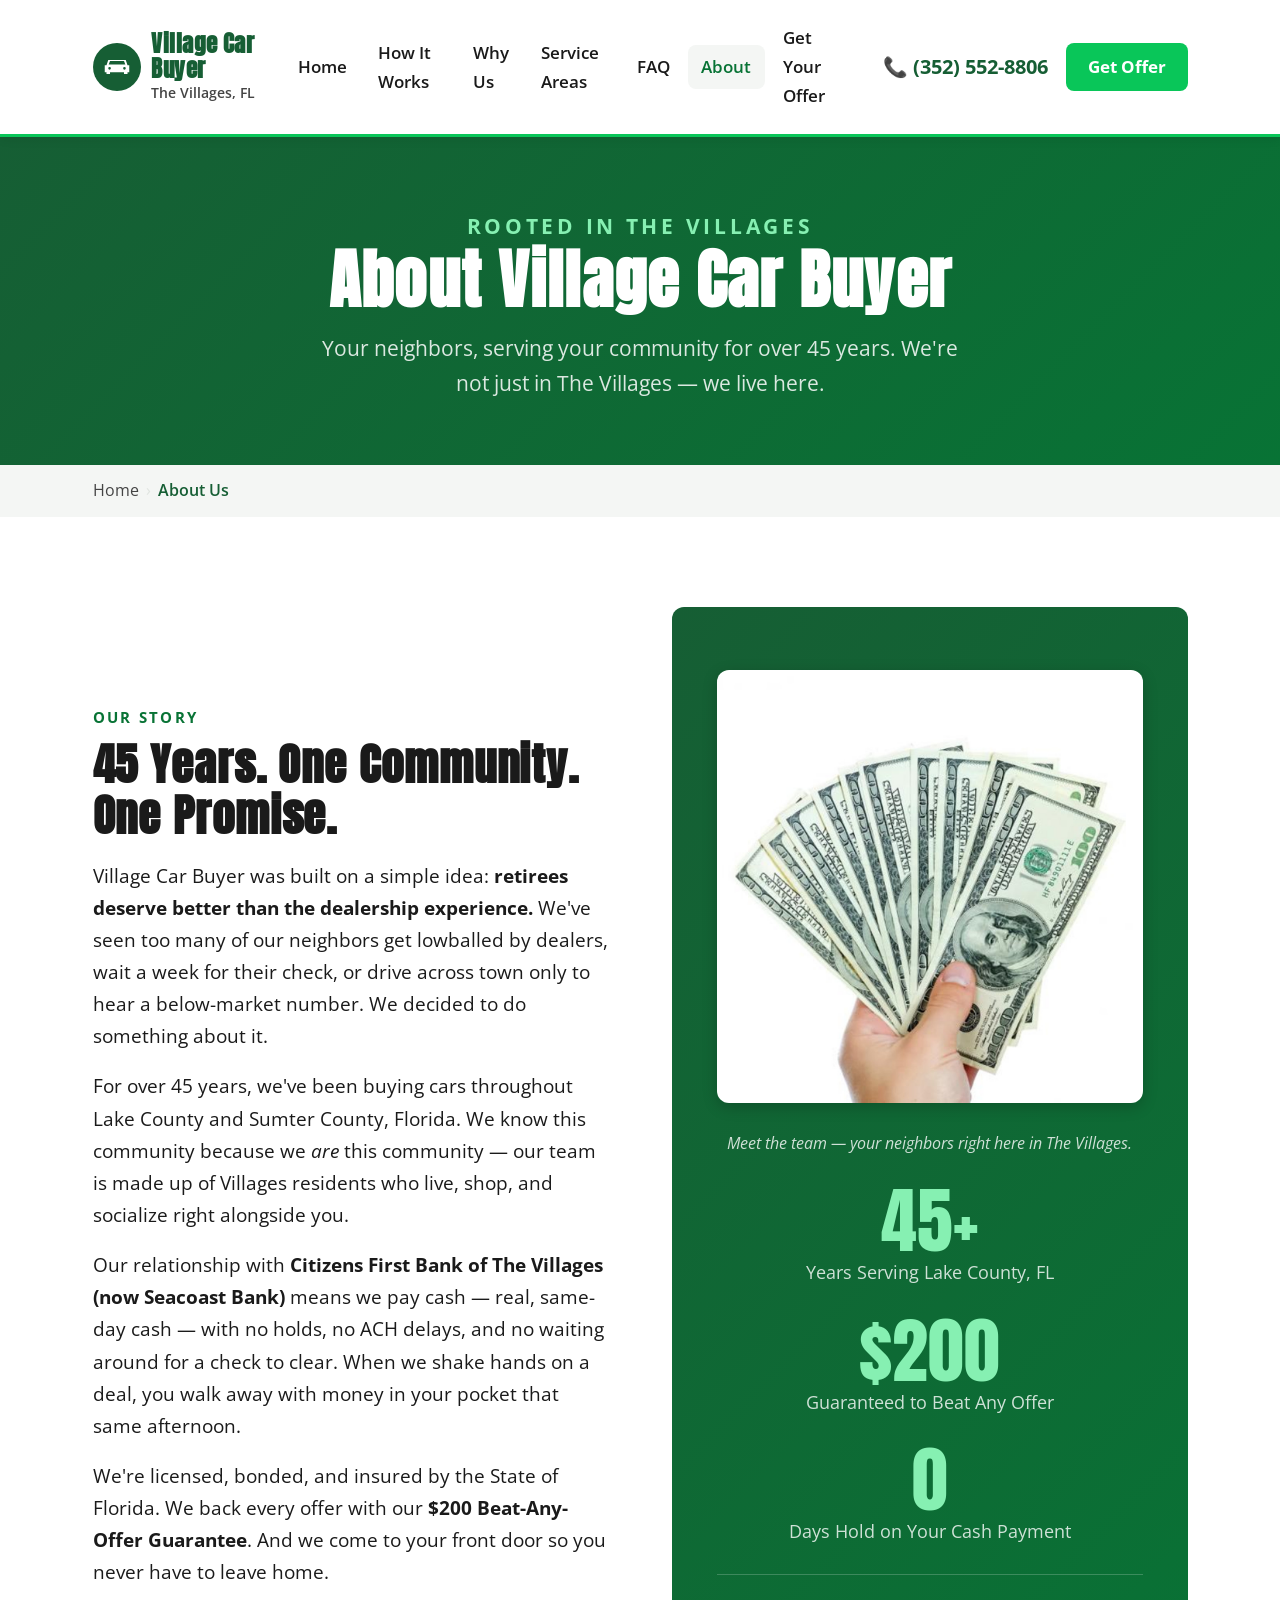
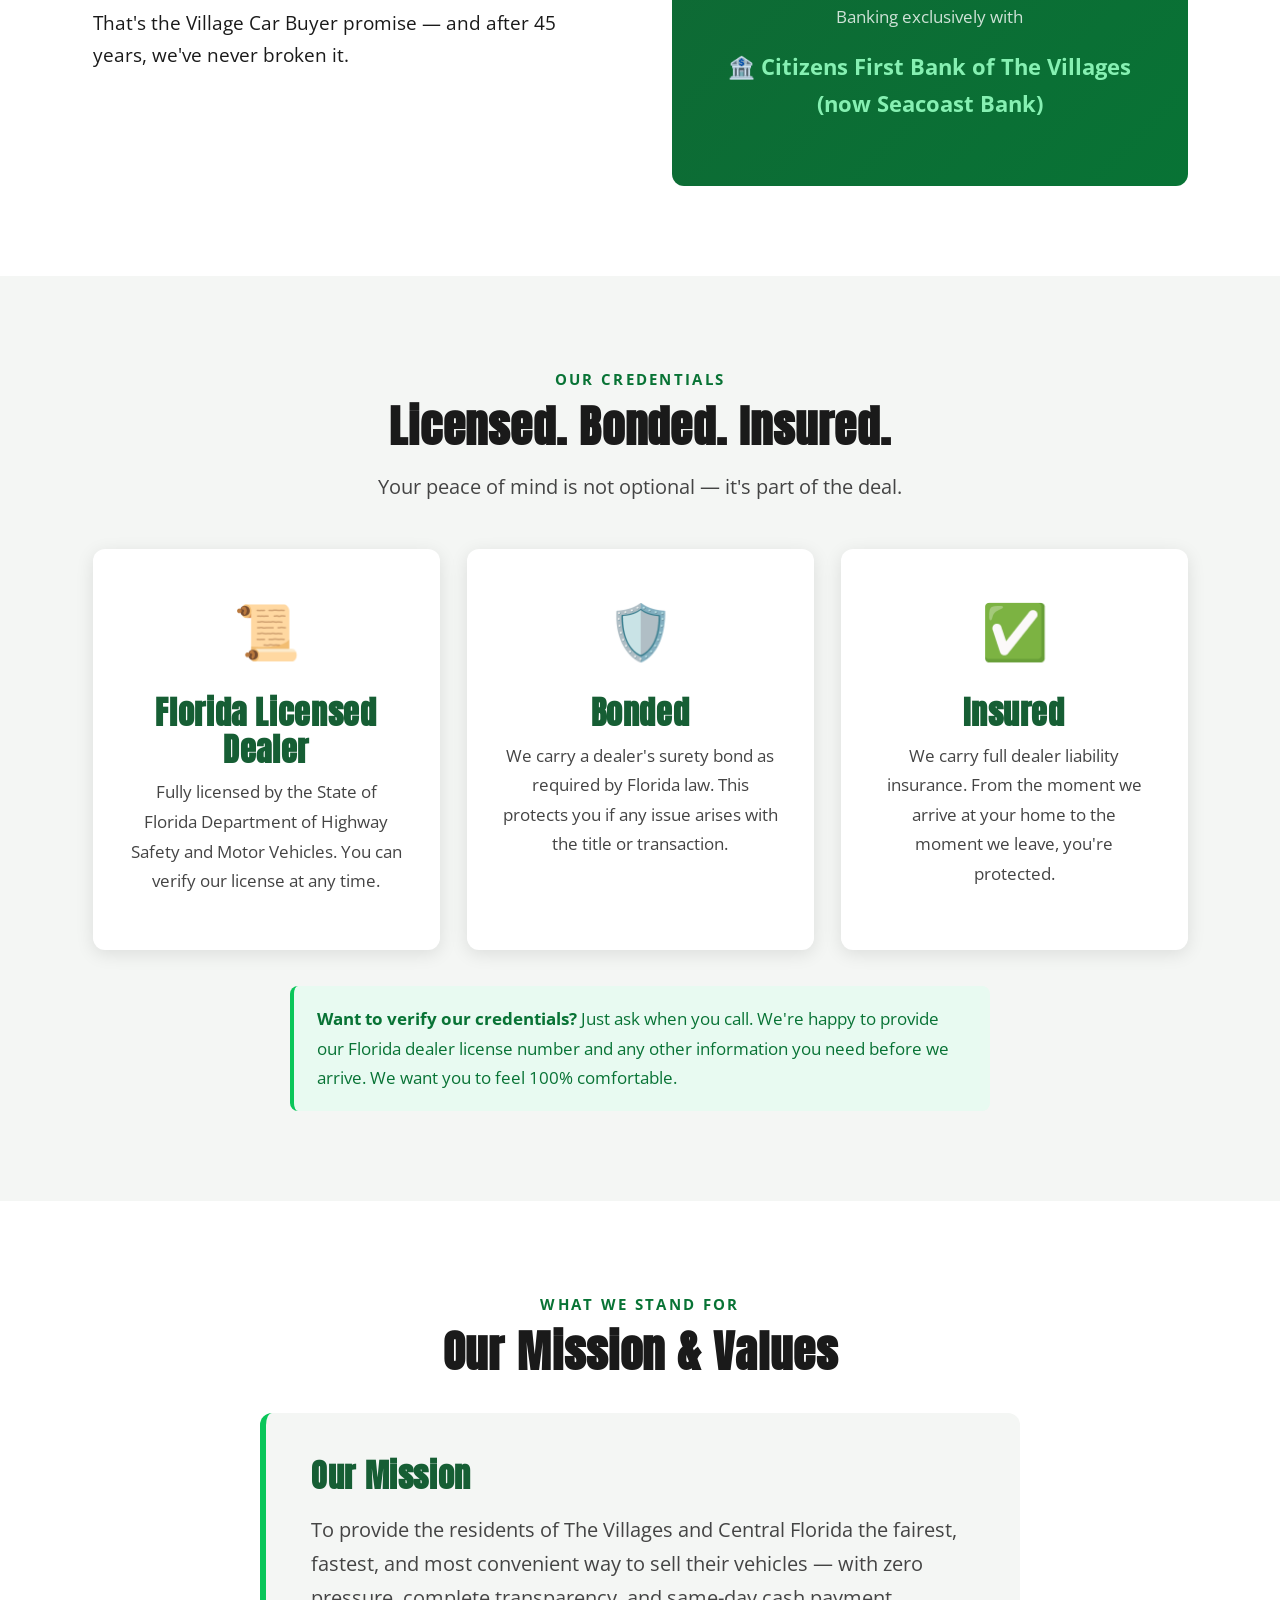
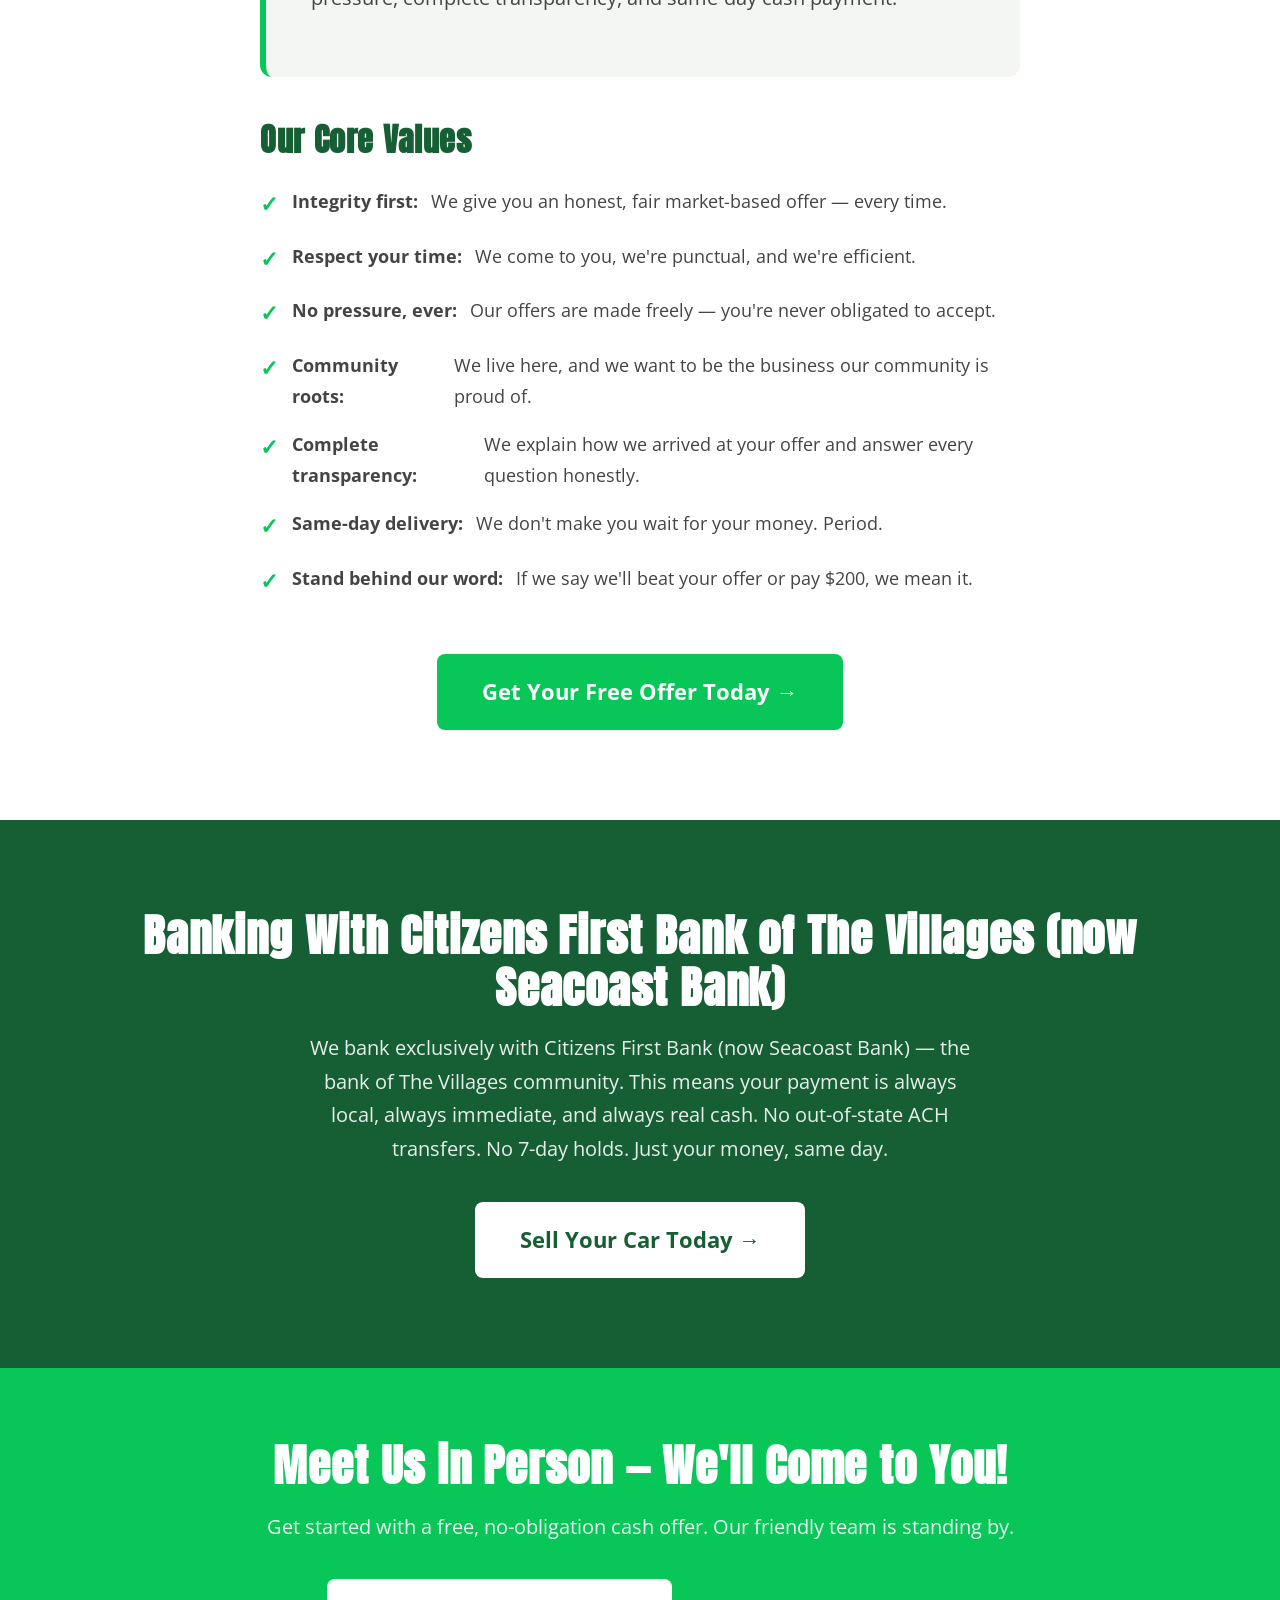
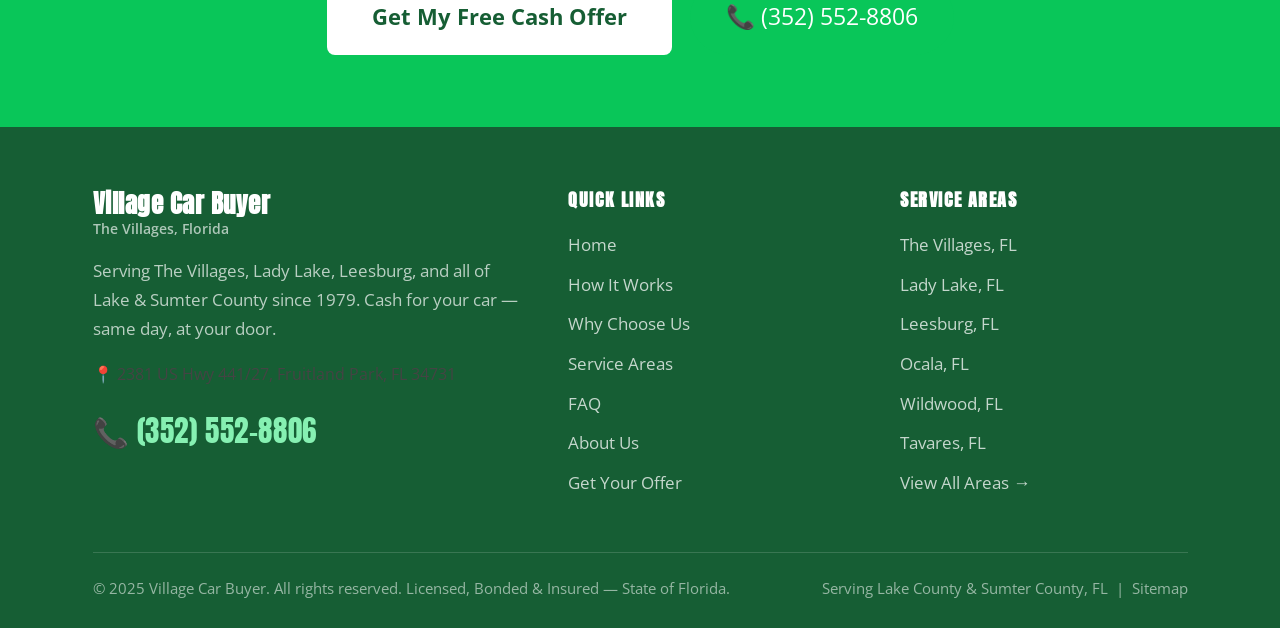
<file: about.html>
<!DOCTYPE html>
<html lang="en">
<head>
  <meta charset="UTF-8" />
  <meta name="viewport" content="width=device-width, initial-scale=1.0" />
  <title>About Us | Village Car Buyer — 45 Years Serving Lake County, FL</title>
  <meta name="description" content="Village Car Buyer has been buying cars in The Villages and Lake County, FL for over 45 years. Licensed, bonded, insured team of Villages residents. Learn about our mission and values." />
  <meta name="keywords" content="about Village Car Buyer, local car buyer The Villages FL, Lake County FL car dealer, licensed car buyer Florida" />
  <link rel="canonical" href="https://villagecarbuyer.com/about.html" />

  <meta property="og:title" content="About Village Car Buyer — 45 Years in Lake County, FL" />
  <meta property="og:description" content="We're Villages residents buying cars for 45+ years. Licensed, bonded, insured. Meet our team and learn our mission." />
  <meta property="og:url" content="https://villagecarbuyer.com/about.html" />
  <meta property="og:type" content="website" />

  <script type="application/ld+json">
  {
    "@context": "https://schema.org",
    "@type": "AutoDealer",
    "name": "Village Car Buyer",
    "description": "Licensed, bonded, and insured car buyer serving The Villages, Lake County, and Sumter County Florida since 1979.",
    "url": "https://villagecarbuyer.com",
    "telephone": "+13525528806",
    "foundingDate": "1979",
    "areaServed": "Lake County, FL; Sumter County, FL; Marion County, FL"
  }
  </script>

  <link rel="stylesheet" href="style.css?v=2" />
</head>
<body>

<!-- ══ HEADER ══ -->
<header class="site-header">
  <div class="header-inner">
    <a href="index.html" class="logo" aria-label="Village Car Buyer Home">
      <div class="logo-icon">
        <svg viewBox="0 0 32 32" xmlns="http://www.w3.org/2000/svg" aria-hidden="true">
          <path d="M28 14l-2-6H6L4 14H2v8h2v2h4v-2h16v2h4v-2h2v-8h-2zm-20.5 5a1.5 1.5 0 110-3 1.5 1.5 0 010 3zm17 0a1.5 1.5 0 110-3 1.5 1.5 0 010 3zM6.5 13l1.5-4h16l1.5 4H6.5z"/>
        </svg>
      </div>
      <div class="logo-text">
        <strong>Village Car Buyer</strong>
        <span>The Villages, FL</span>
      </div>
    </a>
    <nav class="site-nav" aria-label="Main navigation">
      <a href="index.html">Home</a>
      <a href="how-it-works.html">How It Works</a>
      <a href="why-choose-us.html">Why Us</a>
      <a href="service-area.html">Service Areas</a>
      <a href="faq.html">FAQ</a>
      <a href="about.html">About</a>
      <a href="contact.html">Get Your Offer</a>
    </nav>
    <div class="header-cta">
      <a href="tel:+13525528806" class="header-phone">📞 (352) 552-8806</a>
      <a href="contact.html" class="btn btn--primary" style="padding:0.55rem 1.2rem;font-size:0.95rem;">Get Offer</a>
    </div>
    <button class="nav-toggle" id="nav-toggle" aria-label="Toggle navigation" aria-expanded="false">
      <span></span><span></span><span></span>
    </button>
  </div>
  <nav class="mobile-nav" id="mobile-nav" aria-label="Mobile navigation">
    <a href="index.html">Home</a>
    <a href="how-it-works.html">How It Works</a>
    <a href="why-choose-us.html">Why Choose Us</a>
    <a href="service-area.html">Service Areas</a>
    <a href="faq.html">FAQ</a>
    <a href="about.html">About</a>
    <a href="contact.html">Get Your Offer</a>
    <div class="mobile-phone">
      <a href="tel:+13525528806" class="btn btn--primary btn--lg" style="width:100%;display:block;text-align:center;">📞 (352) 552-8806</a>
    </div>
  </nav>
</header>

<!-- ══ PAGE HERO ══ -->
<section class="page-hero">
  <div class="container">
    <p class="hero-tagline" style="color:var(--green-light);">Rooted in The Villages</p>
    <h1>About Village Car Buyer</h1>
    <p>Your neighbors, serving your community for over 45 years. We're not just in The Villages — we live here.</p>
  </div>
</section>

<div class="breadcrumb">
  <div class="container">
    <div class="breadcrumb-inner">
      <a href="index.html">Home</a>
      <span class="sep">›</span>
      <span class="current">About Us</span>
    </div>
  </div>
</div>

<!-- ══ MAIN ABOUT SECTION ══ -->
<section class="section">
  <div class="container">
    <div class="about-grid">
      <div class="about-content">
        <p class="section-label">Our Story</p>
        <h2 class="section-title">45 Years. One Community. One Promise.</h2>

        <p>Village Car Buyer was built on a simple idea: <strong>retirees deserve better than the dealership experience.</strong> We've seen too many of our neighbors get lowballed by dealers, wait a week for their check, or drive across town only to hear a below-market number. We decided to do something about it.</p>

        <p>For over 45 years, we've been buying cars throughout Lake County and Sumter County, Florida. We know this community because we <em>are</em> this community — our team is made up of Villages residents who live, shop, and socialize right alongside you.</p>

        <p>Our relationship with <strong>Citizens First Bank of The Villages (now Seacoast Bank)</strong> means we pay cash — real, same-day cash — with no holds, no ACH delays, and no waiting around for a check to clear. When we shake hands on a deal, you walk away with money in your pocket that same afternoon.</p>

        <p>We're licensed, bonded, and insured by the State of Florida. We back every offer with our <strong>$200 Beat-Any-Offer Guarantee</strong>. And we come to your front door so you never have to leave home.</p>

        <p>That's the Village Car Buyer promise — and after 45 years, we've never broken it.</p>
      </div>

      <div class="about-visual">
        <img src="images/team-photo.jpg" alt="The Village Car Buyer team at a local event" style="width:100%;border-radius:12px;margin-bottom:1.5rem;box-shadow:0 4px 15px rgba(0,0,0,0.2);" loading="lazy" />
        <p style="text-align:center;color:rgba(255,255,255,0.8);font-size:0.9rem;font-style:italic;margin-bottom:1.5rem;">Meet the team — your neighbors right here in The Villages.</p>
        <div class="about-stat">
          <div class="about-stat-num">45+</div>
          <p class="about-stat-label">Years Serving Lake County, FL</p>
        </div>
        <div class="about-stat">
          <div class="about-stat-num">$200</div>
          <p class="about-stat-label">Guaranteed to Beat Any Offer</p>
        </div>
        <div class="about-stat">
          <div class="about-stat-num">0</div>
          <p class="about-stat-label">Days Hold on Your Cash Payment</p>
        </div>
        <div style="margin-top:1.5rem;padding-top:1.5rem;border-top:1px solid rgba(255,255,255,0.2);">
          <p style="color:rgba(255,255,255,0.8);font-size:0.97rem;">Banking exclusively with</p>
          <p style="color:var(--green-light);font-weight:700;font-size:1.2rem;margin:0;">🏦 Citizens First Bank of The Villages (now Seacoast Bank)</p>
        </div>
      </div>
    </div>
  </div>
</section>

<!-- ══ CREDENTIALS ══ -->
<section class="section section--gray">
  <div class="container">
    <div class="text-center">
      <p class="section-label">Our Credentials</p>
      <h2 class="section-title">Licensed. Bonded. Insured.</h2>
      <p class="section-sub">Your peace of mind is not optional — it's part of the deal.</p>
    </div>

    <div style="display:grid;grid-template-columns:repeat(auto-fit,minmax(260px,1fr));gap:1.5rem;margin-top:2.5rem;">
      <div style="background:var(--white);border-radius:12px;padding:2rem;text-align:center;box-shadow:var(--shadow);">
        <div style="font-size:3rem;margin-bottom:1rem;">📜</div>
        <h3 style="color:var(--green-dark);margin-bottom:0.5rem;">Florida Licensed Dealer</h3>
        <p style="color:var(--text-mid);font-size:0.97rem;">Fully licensed by the State of Florida Department of Highway Safety and Motor Vehicles. You can verify our license at any time.</p>
      </div>
      <div style="background:var(--white);border-radius:12px;padding:2rem;text-align:center;box-shadow:var(--shadow);">
        <div style="font-size:3rem;margin-bottom:1rem;">🛡️</div>
        <h3 style="color:var(--green-dark);margin-bottom:0.5rem;">Bonded</h3>
        <p style="color:var(--text-mid);font-size:0.97rem;">We carry a dealer's surety bond as required by Florida law. This protects you if any issue arises with the title or transaction.</p>
      </div>
      <div style="background:var(--white);border-radius:12px;padding:2rem;text-align:center;box-shadow:var(--shadow);">
        <div style="font-size:3rem;margin-bottom:1rem;">✅</div>
        <h3 style="color:var(--green-dark);margin-bottom:0.5rem;">Insured</h3>
        <p style="color:var(--text-mid);font-size:0.97rem;">We carry full dealer liability insurance. From the moment we arrive at your home to the moment we leave, you're protected.</p>
      </div>
    </div>

    <div class="notice notice--success" style="max-width:700px;margin:2rem auto 0;">
      <strong>Want to verify our credentials?</strong> Just ask when you call. We're happy to provide our Florida dealer license number and any other information you need before we arrive. We want you to feel 100% comfortable.
    </div>
  </div>
</section>

<!-- ══ MISSION & VALUES ══ -->
<section class="section">
  <div class="container">
    <div style="max-width:760px;margin:0 auto;">
      <div class="text-center">
        <p class="section-label">What We Stand For</p>
        <h2 class="section-title">Our Mission &amp; Values</h2>
      </div>

      <div style="background:var(--gray-light);border-radius:12px;padding:2.5rem;margin-top:2rem;border-left:6px solid var(--green);">
        <h3 style="color:var(--green-dark);margin-bottom:1rem;">Our Mission</h3>
        <p style="font-size:1.1rem;color:var(--text-mid);">To provide the residents of The Villages and Central Florida the fairest, fastest, and most convenient way to sell their vehicles — with zero pressure, complete transparency, and same-day cash payment.</p>
      </div>

      <h3 style="color:var(--green-dark);margin:2.5rem 0 1rem;">Our Core Values</h3>
      <ul class="values-list">
        <li><strong>Integrity first:</strong> We give you an honest, fair market-based offer — every time.</li>
        <li><strong>Respect your time:</strong> We come to you, we're punctual, and we're efficient.</li>
        <li><strong>No pressure, ever:</strong> Our offers are made freely — you're never obligated to accept.</li>
        <li><strong>Community roots:</strong> We live here, and we want to be the business our community is proud of.</li>
        <li><strong>Complete transparency:</strong> We explain how we arrived at your offer and answer every question honestly.</li>
        <li><strong>Same-day delivery:</strong> We don't make you wait for your money. Period.</li>
        <li><strong>Stand behind our word:</strong> If we say we'll beat your offer or pay $200, we mean it.</li>
      </ul>

      <div style="text-align:center;margin-top:3rem;">
        <a href="contact.html" class="btn btn--primary btn--lg">Get Your Free Offer Today →</a>
      </div>
    </div>
  </div>
</section>

<!-- ══ CITIZENS FIRST BANK ══ -->
<section class="section section--green">
  <div class="container text-center">
    <h2>Banking With Citizens First Bank of The Villages (now Seacoast Bank)</h2>
    <p style="max-width:680px;margin:1rem auto 2rem;font-size:1.1rem;color:rgba(255,255,255,0.9);">We bank exclusively with Citizens First Bank (now Seacoast Bank) — the bank of The Villages community. This means your payment is always local, always immediate, and always real cash. No out-of-state ACH transfers. No 7-day holds. Just your money, same day.</p>
    <a href="contact.html" class="btn btn--white btn--lg">Sell Your Car Today →</a>
  </div>
</section>

<!-- ══ CTA ══ -->
<section class="cta-banner">
  <div class="container">
    <h2>Meet Us in Person — We'll Come to You!</h2>
    <p>Get started with a free, no-obligation cash offer. Our friendly team is standing by.</p>
    <div class="cta-actions">
      <a href="contact.html" class="btn btn--white btn--lg">Get My Free Cash Offer</a>
      <a href="tel:+13525528806" class="btn--phone btn--lg">📞 (352) 552-8806</a>
    </div>
  </div>
</section>

<!-- ══ FOOTER ══ -->
<footer class="site-footer">
  <div class="container">
    <div class="footer-grid">
      <div class="footer-brand">
        <div class="logo-text">
          <strong>Village Car Buyer</strong>
          <span>The Villages, Florida</span>
        </div>
        <p>Serving The Villages, Lady Lake, Leesburg, and all of Lake &amp; Sumter County since 1979. Cash for your car — same day, at your door.</p>
        <p style="font-size:0.9rem;color:var(--text-mid);margin-top:0.25rem;">📍 2381 US Hwy 441/27, Fruitland Park, FL 34731</p>
        <a href="tel:+13525528806" class="footer-phone-big">📞 (352) 552-8806</a>
      </div>
      <div class="footer-col">
        <h4>Quick Links</h4>
        <ul>
          <li><a href="index.html">Home</a></li>
          <li><a href="how-it-works.html">How It Works</a></li>
          <li><a href="why-choose-us.html">Why Choose Us</a></li>
          <li><a href="service-area.html">Service Areas</a></li>
          <li><a href="faq.html">FAQ</a></li>
          <li><a href="about.html">About Us</a></li>
          <li><a href="contact.html">Get Your Offer</a></li>
        </ul>
      </div>
      <div class="footer-col">
        <h4>Service Areas</h4>
        <ul>
          <li><a href="service-area.html#the-villages">The Villages, FL</a></li>
          <li><a href="service-area.html#lady-lake">Lady Lake, FL</a></li>
          <li><a href="service-area.html#leesburg">Leesburg, FL</a></li>
          <li><a href="service-area.html#ocala">Ocala, FL</a></li>
          <li><a href="service-area.html#wildwood">Wildwood, FL</a></li>
          <li><a href="service-area.html#tavares">Tavares, FL</a></li>
          <li><a href="service-area.html">View All Areas →</a></li>
        </ul>
      </div>
    </div>
    <hr class="footer-divider" />
    <div class="footer-bottom">
      <span>&copy; 2025 Village Car Buyer. All rights reserved. Licensed, Bonded &amp; Insured — State of Florida.</span>
      <span>Serving Lake County &amp; Sumter County, FL &nbsp;|&nbsp; <a href="sitemap.xml">Sitemap</a></span>
    </div>
  </div>
</footer>

<button id="scroll-top" aria-label="Scroll to top">↑</button>
<script src="script.js"></script>
</body>
</html>
</file>
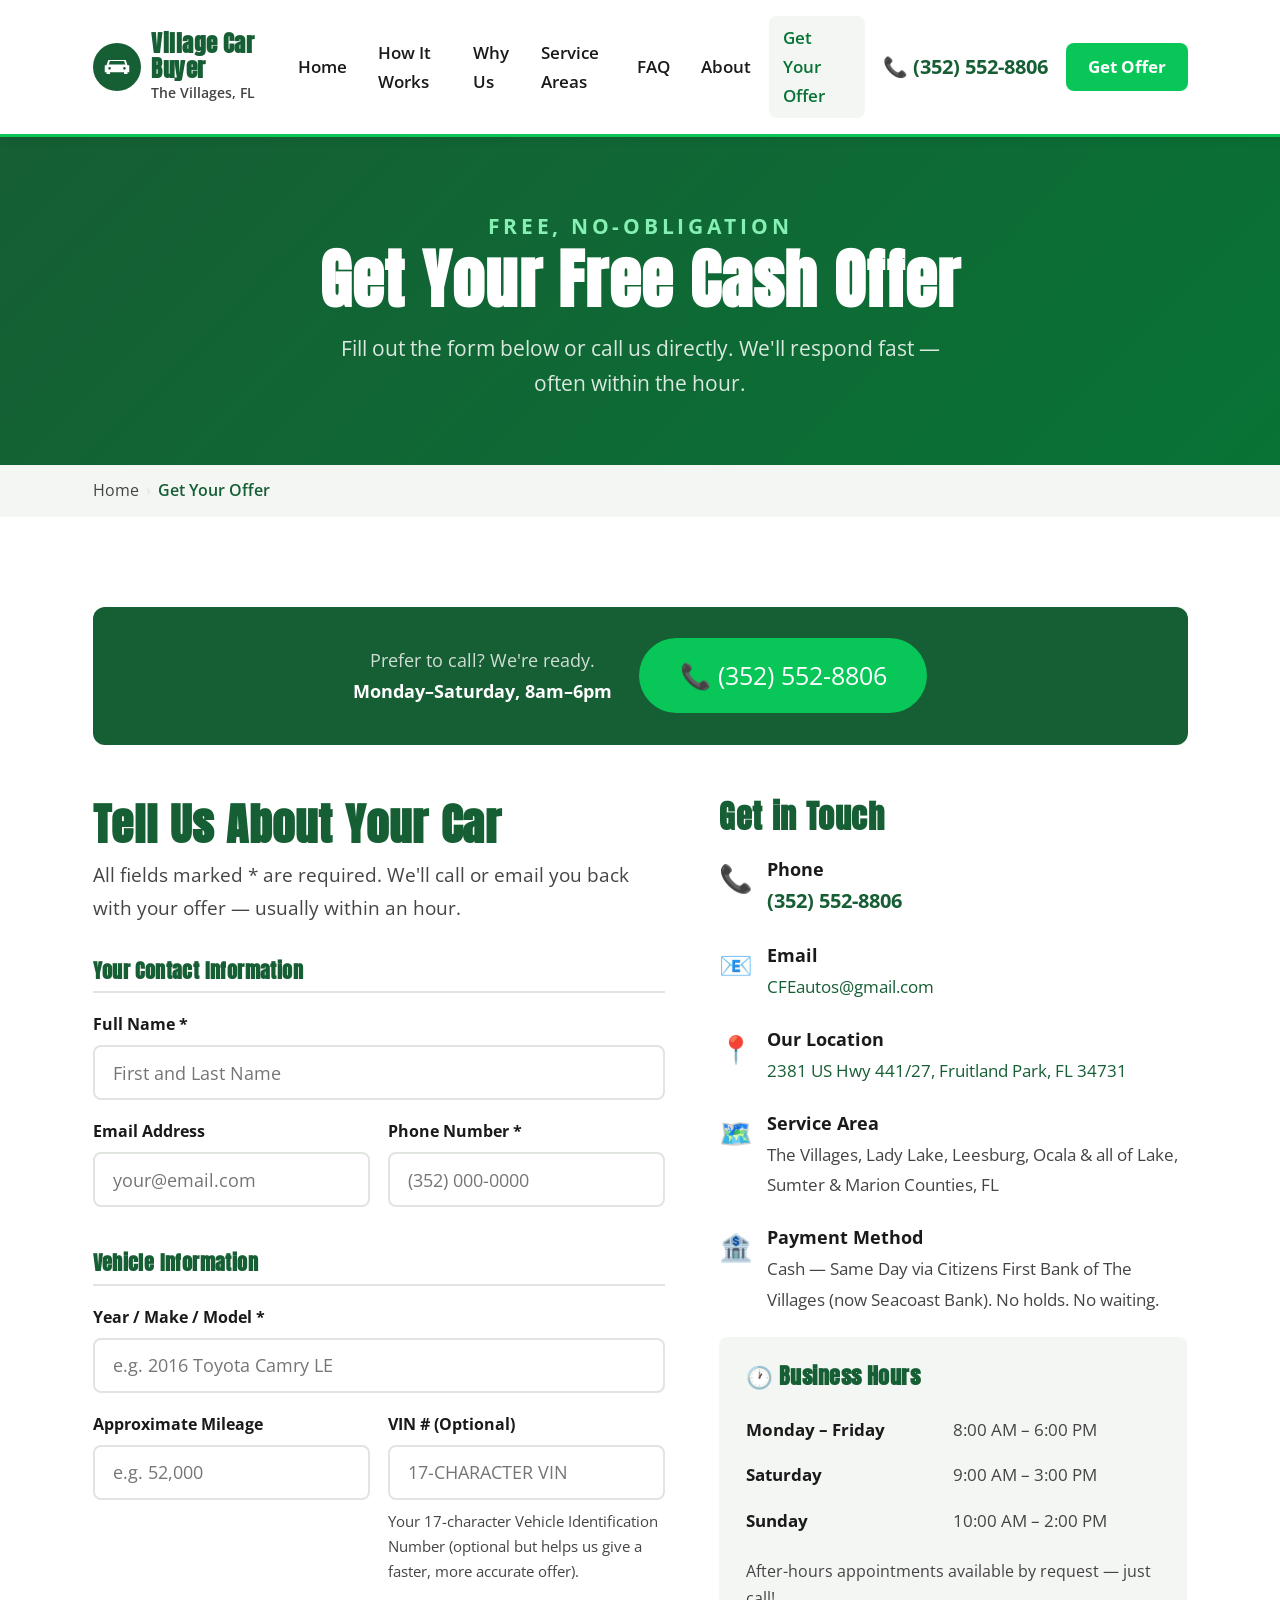
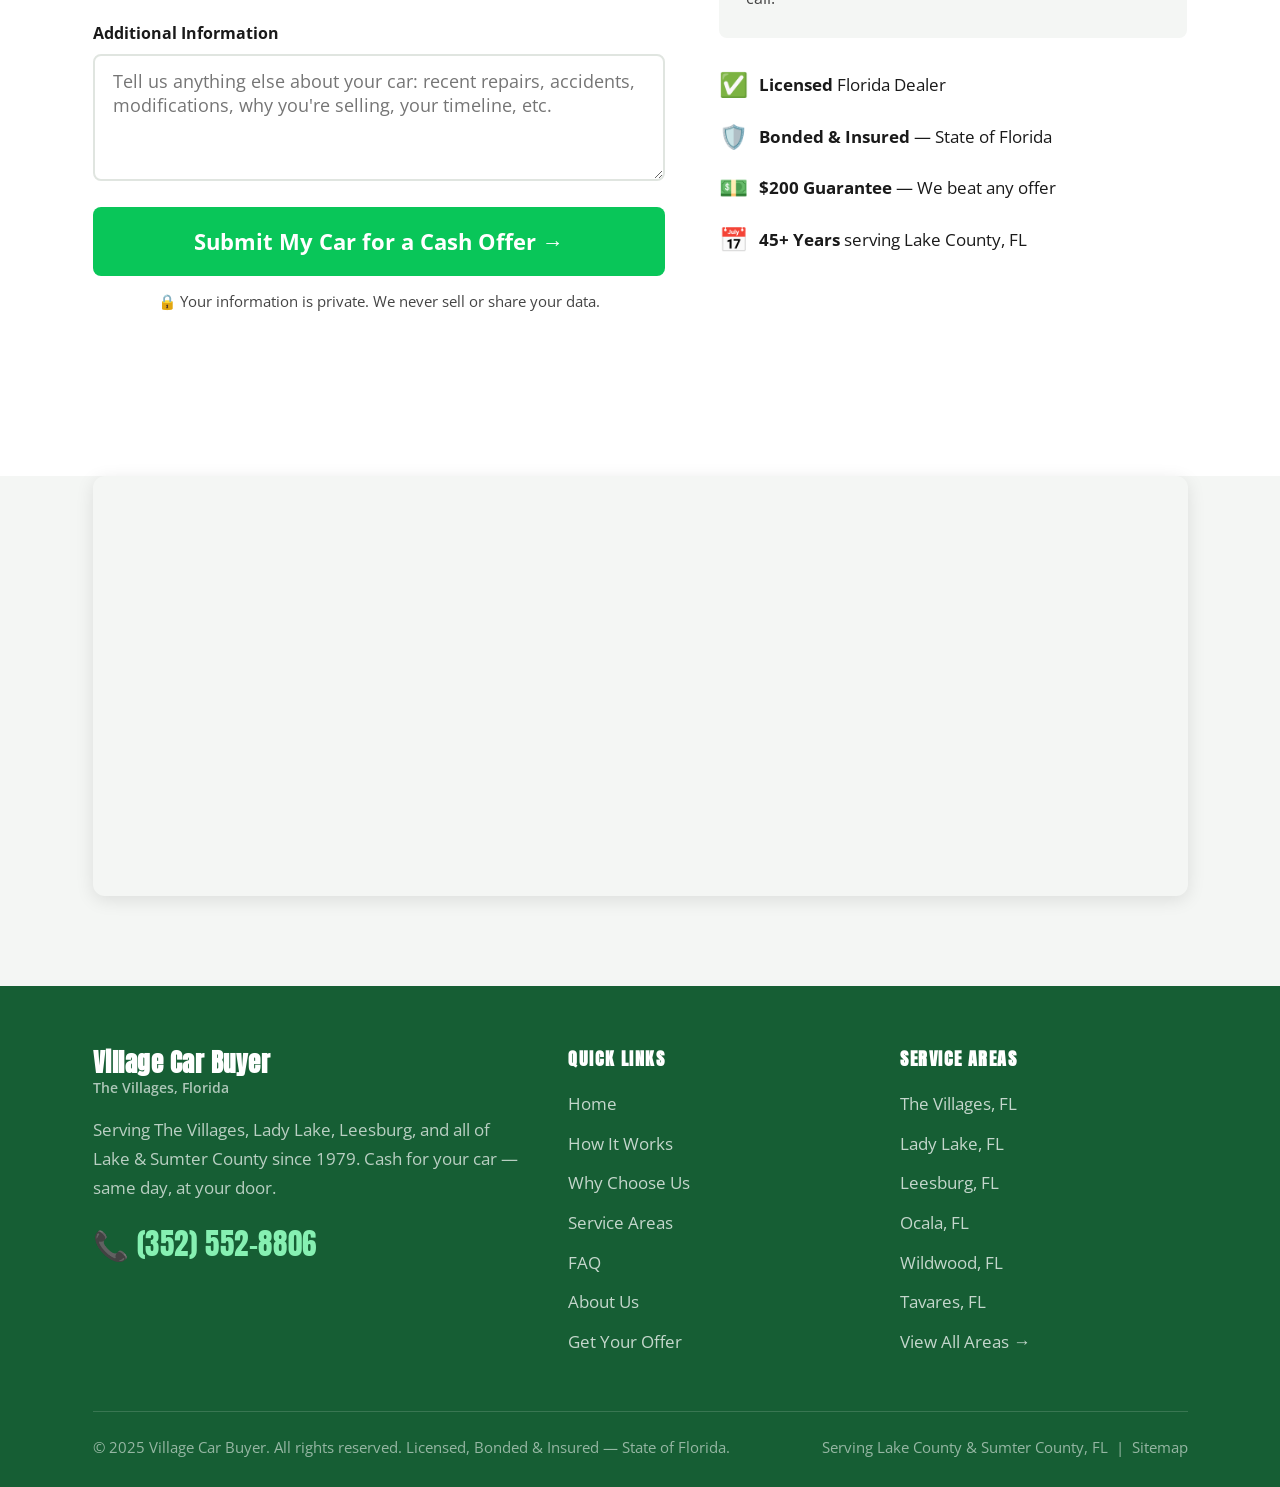
<file: contact.html>
<!DOCTYPE html>
<html lang="en">
<head>
  <meta charset="UTF-8" />
  <meta name="viewport" content="width=device-width, initial-scale=1.0" />
  <title>Get Your Cash Offer | Village Car Buyer — Contact Us (352) 552-8806</title>
  <meta name="description" content="Get a free cash offer for your car today. Village Car Buyer serves The Villages, Lady Lake, Leesburg, and surrounding FL communities. Call (352) 552-8806 or fill out our quick form." />
  <meta name="keywords" content="contact Village Car Buyer, get cash offer car The Villages FL, sell my car form Florida, village car buyer phone number" />
  <link rel="canonical" href="https://villagecarbuyer.com/contact.html" />

  <meta property="og:title" content="Get Your Free Cash Offer — Village Car Buyer" />
  <meta property="og:description" content="Fill out our quick form or call (352) 552-8806. We'll come to you and pay cash same day." />
  <meta property="og:url" content="https://villagecarbuyer.com/contact.html" />
  <meta property="og:type" content="website" />

  <script type="application/ld+json">
  {
    "@context": "https://schema.org",
    "@type": "AutoDealer",
    "name": "Village Car Buyer",
    "url": "https://villagecarbuyer.com",
    "telephone": "+13525528806",
    "openingHoursSpecification": [
      { "@type": "OpeningHoursSpecification", "dayOfWeek": ["Monday","Tuesday","Wednesday","Thursday","Friday"], "opens": "08:00", "closes": "18:00" },
      { "@type": "OpeningHoursSpecification", "dayOfWeek": "Saturday", "opens": "09:00", "closes": "15:00" },
      { "@type": "OpeningHoursSpecification", "dayOfWeek": "Sunday", "opens": "10:00", "closes": "14:00" }
    ]
  }
  </script>

  <link rel="stylesheet" href="style.css?v=2" />
</head>
<body>

<!-- ══ HEADER ══ -->
<header class="site-header">
  <div class="header-inner">
    <a href="index.html" class="logo" aria-label="Village Car Buyer Home">
      <div class="logo-icon">
        <svg viewBox="0 0 32 32" xmlns="http://www.w3.org/2000/svg" aria-hidden="true">
          <path d="M28 14l-2-6H6L4 14H2v8h2v2h4v-2h16v2h4v-2h2v-8h-2zm-20.5 5a1.5 1.5 0 110-3 1.5 1.5 0 010 3zm17 0a1.5 1.5 0 110-3 1.5 1.5 0 010 3zM6.5 13l1.5-4h16l1.5 4H6.5z"/>
        </svg>
      </div>
      <div class="logo-text">
        <strong>Village Car Buyer</strong>
        <span>The Villages, FL</span>
      </div>
    </a>
    <nav class="site-nav" aria-label="Main navigation">
      <a href="index.html">Home</a>
      <a href="how-it-works.html">How It Works</a>
      <a href="why-choose-us.html">Why Us</a>
      <a href="service-area.html">Service Areas</a>
      <a href="faq.html">FAQ</a>
      <a href="about.html">About</a>
      <a href="contact.html">Get Your Offer</a>
    </nav>
    <div class="header-cta">
      <a href="tel:+13525528806" class="header-phone">📞 (352) 552-8806</a>
      <a href="contact.html" class="btn btn--primary" style="padding:0.55rem 1.2rem;font-size:0.95rem;">Get Offer</a>
    </div>
    <button class="nav-toggle" id="nav-toggle" aria-label="Toggle navigation" aria-expanded="false">
      <span></span><span></span><span></span>
    </button>
  </div>
  <nav class="mobile-nav" id="mobile-nav" aria-label="Mobile navigation">
    <a href="index.html">Home</a>
    <a href="how-it-works.html">How It Works</a>
    <a href="why-choose-us.html">Why Choose Us</a>
    <a href="service-area.html">Service Areas</a>
    <a href="faq.html">FAQ</a>
    <a href="about.html">About</a>
    <a href="contact.html">Get Your Offer</a>
    <div class="mobile-phone">
      <a href="tel:+13525528806" class="btn btn--primary btn--lg" style="width:100%;display:block;text-align:center;">📞 (352) 552-8806</a>
    </div>
  </nav>
</header>

<!-- ══ PAGE HERO ══ -->
<section class="page-hero">
  <div class="container">
    <p class="hero-tagline" style="color:var(--green-light);">Free, No-Obligation</p>
    <h1>Get Your Free Cash Offer</h1>
    <p>Fill out the form below or call us directly. We'll respond fast — often within the hour.</p>
  </div>
</section>

<div class="breadcrumb">
  <div class="container">
    <div class="breadcrumb-inner">
      <a href="index.html">Home</a>
      <span class="sep">›</span>
      <span class="current">Get Your Offer</span>
    </div>
  </div>
</div>

<!-- ══ CONTACT MAIN ══ -->
<section class="section">
  <div class="container">

    <!-- PHONE CALLOUT -->
    <div style="background:var(--green-dark);border-radius:12px;padding:1.75rem 2rem;text-align:center;margin-bottom:3rem;display:flex;flex-wrap:wrap;align-items:center;justify-content:center;gap:1.5rem;">
      <div>
        <p style="color:rgba(255,255,255,0.8);margin:0;font-size:1rem;">Prefer to call? We're ready.</p>
        <p style="color:var(--white);margin:0;font-weight:700;font-size:1rem;">Monday–Saturday, 8am–6pm</p>
      </div>
      <a href="tel:+13525528806" class="btn--phone" style="font-size:1.4rem;padding:0.9rem 2.25rem;">📞 (352) 552-8806</a>
    </div>

    <div class="contact-grid">

      <!-- ── LEAD FORM ── -->
      <div>
        <h2 style="color:var(--green-dark);margin-bottom:0.5rem;">Tell Us About Your Car</h2>
        <p style="color:var(--text-mid);margin-bottom:2rem;">All fields marked * are required. We'll call or email you back with your offer — usually within an hour.</p>

        <form action="https://formsubmit.co/CFEautos@gmail.com" method="POST" data-validate>
          <!-- Formsubmit config -->
          <input type="hidden" name="_subject" value="New Cash Offer Request — Village Car Buyer" />
          <input type="hidden" name="_cc" value="Don@honestautos.com,Dale@honestautos.com" />
          <input type="hidden" name="_next" value="https://villagecarbuyer.com/thank-you.html" />
          <input type="hidden" name="_captcha" value="false" />
          <input type="hidden" name="_template" value="table" />

          <!-- Contact Info -->
          <h3 style="color:var(--green-dark);font-size:1.1rem;margin-bottom:1rem;padding-bottom:0.5rem;border-bottom:2px solid var(--gray-mid);">Your Contact Information</h3>

          <div class="form-group">
            <label for="full-name">Full Name *</label>
            <input type="text" id="full-name" name="name" placeholder="First and Last Name" required autocomplete="name" />
          </div>

          <div class="form-row">
            <div class="form-group">
              <label for="email">Email Address</label>
              <input type="email" id="email" name="email" placeholder="your@email.com" autocomplete="email" />
            </div>
            <div class="form-group">
              <label for="phone">Phone Number *</label>
              <input type="tel" id="phone" name="phone" placeholder="(352) 000-0000" required autocomplete="tel" />
            </div>
          </div>

          <!-- Vehicle Info -->
          <h3 style="color:var(--green-dark);font-size:1.1rem;margin:1.5rem 0 1rem;padding-bottom:0.5rem;border-bottom:2px solid var(--gray-mid);">Vehicle Information</h3>

          <div class="form-group">
            <label for="vehicle">Year / Make / Model *</label>
            <input type="text" id="vehicle" name="vehicle" placeholder="e.g. 2016 Toyota Camry LE" required />
          </div>

          <div class="form-row">
            <div class="form-group">
              <label for="mileage">Approximate Mileage</label>
              <input type="text" id="mileage" name="mileage" placeholder="e.g. 52,000" />
            </div>
            <div class="form-group">
              <label for="vin">VIN # (Optional)</label>
              <input type="text" id="vin" name="vin" placeholder="17-character VIN" maxlength="17" style="text-transform:uppercase;" />
              <p class="form-note">Your 17-character Vehicle Identification Number (optional but helps us give a faster, more accurate offer).</p>
            </div>
          </div>



          <div class="form-group">
            <label for="notes">Additional Information</label>
            <textarea id="notes" name="notes" rows="4" placeholder="Tell us anything else about your car: recent repairs, accidents, modifications, why you're selling, your timeline, etc."></textarea>
          </div>

          <button type="submit" class="btn btn--primary form-submit btn--lg">
            Submit My Car for a Cash Offer →
          </button>
          <p class="form-note" style="text-align:center;margin-top:0.75rem;">
            🔒 Your information is private. We never sell or share your data.
          </p>
        </form>
      </div>

      <!-- ── CONTACT INFO ── -->
      <div class="contact-info">
        <h3>Get in Touch</h3>

        <div class="contact-detail">
          <span class="icon">📞</span>
          <div>
            <strong>Phone</strong>
            <span><a href="tel:+13525528806" style="color:var(--green-dark);font-weight:700;font-size:1.1rem;">(352) 552-8806</a></span>
          </div>
        </div>

        <div class="contact-detail">
          <span class="icon">📧</span>
          <div>
            <strong>Email</strong>
            <span><a href="mailto:CFEautos@gmail.com" style="color:var(--green-dark);">CFEautos@gmail.com</a></span>
          </div>
        </div>

        <div class="contact-detail">
          <span class="icon">📍</span>
          <div>
            <strong>Our Location</strong>
            <span><a href="https://maps.google.com/?q=2381+US+Highway+441+Fruitland+Park+FL+34731" target="_blank" rel="noopener" style="color:var(--green-dark);">2381 US Hwy 441/27, Fruitland Park, FL 34731</a></span>
          </div>
        </div>

        <div class="contact-detail">
          <span class="icon">🗺️</span>
          <div>
            <strong>Service Area</strong>
            <span>The Villages, Lady Lake, Leesburg, Ocala &amp; all of Lake, Sumter &amp; Marion Counties, FL</span>
          </div>
        </div>

        <div class="contact-detail">
          <span class="icon">🏦</span>
          <div>
            <strong>Payment Method</strong>
            <span>Cash — Same Day via Citizens First Bank of The Villages (now Seacoast Bank). No holds. No waiting.</span>
          </div>
        </div>

        <!-- Hours -->
        <div style="background:var(--gray-light);border-radius:var(--radius);padding:1.5rem;margin-top:1rem;">
          <h4 style="color:var(--green-dark);margin-bottom:0.75rem;">🕐 Business Hours</h4>
          <table class="hours-table">
            <tr><td>Monday – Friday</td><td>8:00 AM – 6:00 PM</td></tr>
            <tr><td>Saturday</td><td>9:00 AM – 3:00 PM</td></tr>
            <tr><td>Sunday</td><td>10:00 AM – 2:00 PM</td></tr>
          </table>
          <p style="font-size:0.88rem;color:var(--text-mid);margin-top:0.75rem;margin-bottom:0;">After-hours appointments available by request — just call!</p>
        </div>

        <!-- Trust badges -->
        <div style="margin-top:1.5rem;">
          <div style="display:flex;flex-direction:column;gap:0.65rem;">
            <div style="display:flex;align-items:center;gap:0.6rem;font-size:0.97rem;">
              <span style="color:var(--green);font-size:1.3rem;">✅</span>
              <span><strong>Licensed</strong> Florida Dealer</span>
            </div>
            <div style="display:flex;align-items:center;gap:0.6rem;font-size:0.97rem;">
              <span style="color:var(--green);font-size:1.3rem;">🛡️</span>
              <span><strong>Bonded &amp; Insured</strong> — State of Florida</span>
            </div>
            <div style="display:flex;align-items:center;gap:0.6rem;font-size:0.97rem;">
              <span style="color:var(--green);font-size:1.3rem;">💵</span>
              <span><strong>$200 Guarantee</strong> — We beat any offer</span>
            </div>
            <div style="display:flex;align-items:center;gap:0.6rem;font-size:0.97rem;">
              <span style="color:var(--green);font-size:1.3rem;">📅</span>
              <span><strong>45+ Years</strong> serving Lake County, FL</span>
            </div>
          </div>
        </div>
      </div>

    </div>
  </div>
</section>

<!-- ══ MAP ══ -->
<section class="section section--gray" style="padding-top:0;">
  <div class="container">
    <div class="map-wrap">
      <iframe
        title="Village Car Buyer Service Area — The Villages, FL"
        src="https://www.google.com/maps/embed?pb=!1m18!1m12!1m3!1d225120.8!2d-81.9583!3d28.9!2m3!1f0!2f0!3f0!3m2!1i1024!2i768!4f13.1!3m3!1m2!1s0x88e827234e851d2b%3A0x5f3e28f2cb7e4e4a!2sThe%20Villages%2C%20FL!5e0!3m2!1sen!2sus!4v1700000000000"
        allowfullscreen=""
        loading="lazy"
        referrerpolicy="no-referrer-when-downgrade">
      </iframe>
    </div>
  </div>
</section>

<!-- ══ FOOTER ══ -->
<footer class="site-footer">
  <div class="container">
    <div class="footer-grid">
      <div class="footer-brand">
        <div class="logo-text">
          <strong>Village Car Buyer</strong>
          <span>The Villages, Florida</span>
        </div>
        <p>Serving The Villages, Lady Lake, Leesburg, and all of Lake &amp; Sumter County since 1979. Cash for your car — same day, at your door.</p>
        <a href="tel:+13525528806" class="footer-phone-big">📞 (352) 552-8806</a>
      </div>
      <div class="footer-col">
        <h4>Quick Links</h4>
        <ul>
          <li><a href="index.html">Home</a></li>
          <li><a href="how-it-works.html">How It Works</a></li>
          <li><a href="why-choose-us.html">Why Choose Us</a></li>
          <li><a href="service-area.html">Service Areas</a></li>
          <li><a href="faq.html">FAQ</a></li>
          <li><a href="about.html">About Us</a></li>
          <li><a href="contact.html">Get Your Offer</a></li>
        </ul>
      </div>
      <div class="footer-col">
        <h4>Service Areas</h4>
        <ul>
          <li><a href="service-area.html#the-villages">The Villages, FL</a></li>
          <li><a href="service-area.html#lady-lake">Lady Lake, FL</a></li>
          <li><a href="service-area.html#leesburg">Leesburg, FL</a></li>
          <li><a href="service-area.html#ocala">Ocala, FL</a></li>
          <li><a href="service-area.html#wildwood">Wildwood, FL</a></li>
          <li><a href="service-area.html#tavares">Tavares, FL</a></li>
          <li><a href="service-area.html">View All Areas →</a></li>
        </ul>
      </div>
    </div>
    <hr class="footer-divider" />
    <div class="footer-bottom">
      <span>&copy; 2025 Village Car Buyer. All rights reserved. Licensed, Bonded &amp; Insured — State of Florida.</span>
      <span>Serving Lake County &amp; Sumter County, FL &nbsp;|&nbsp; <a href="sitemap.xml">Sitemap</a></span>
    </div>
  </div>
</footer>

<button id="scroll-top" aria-label="Scroll to top">↑</button>
<script src="script.js"></script>
</body>
</html>
</file>
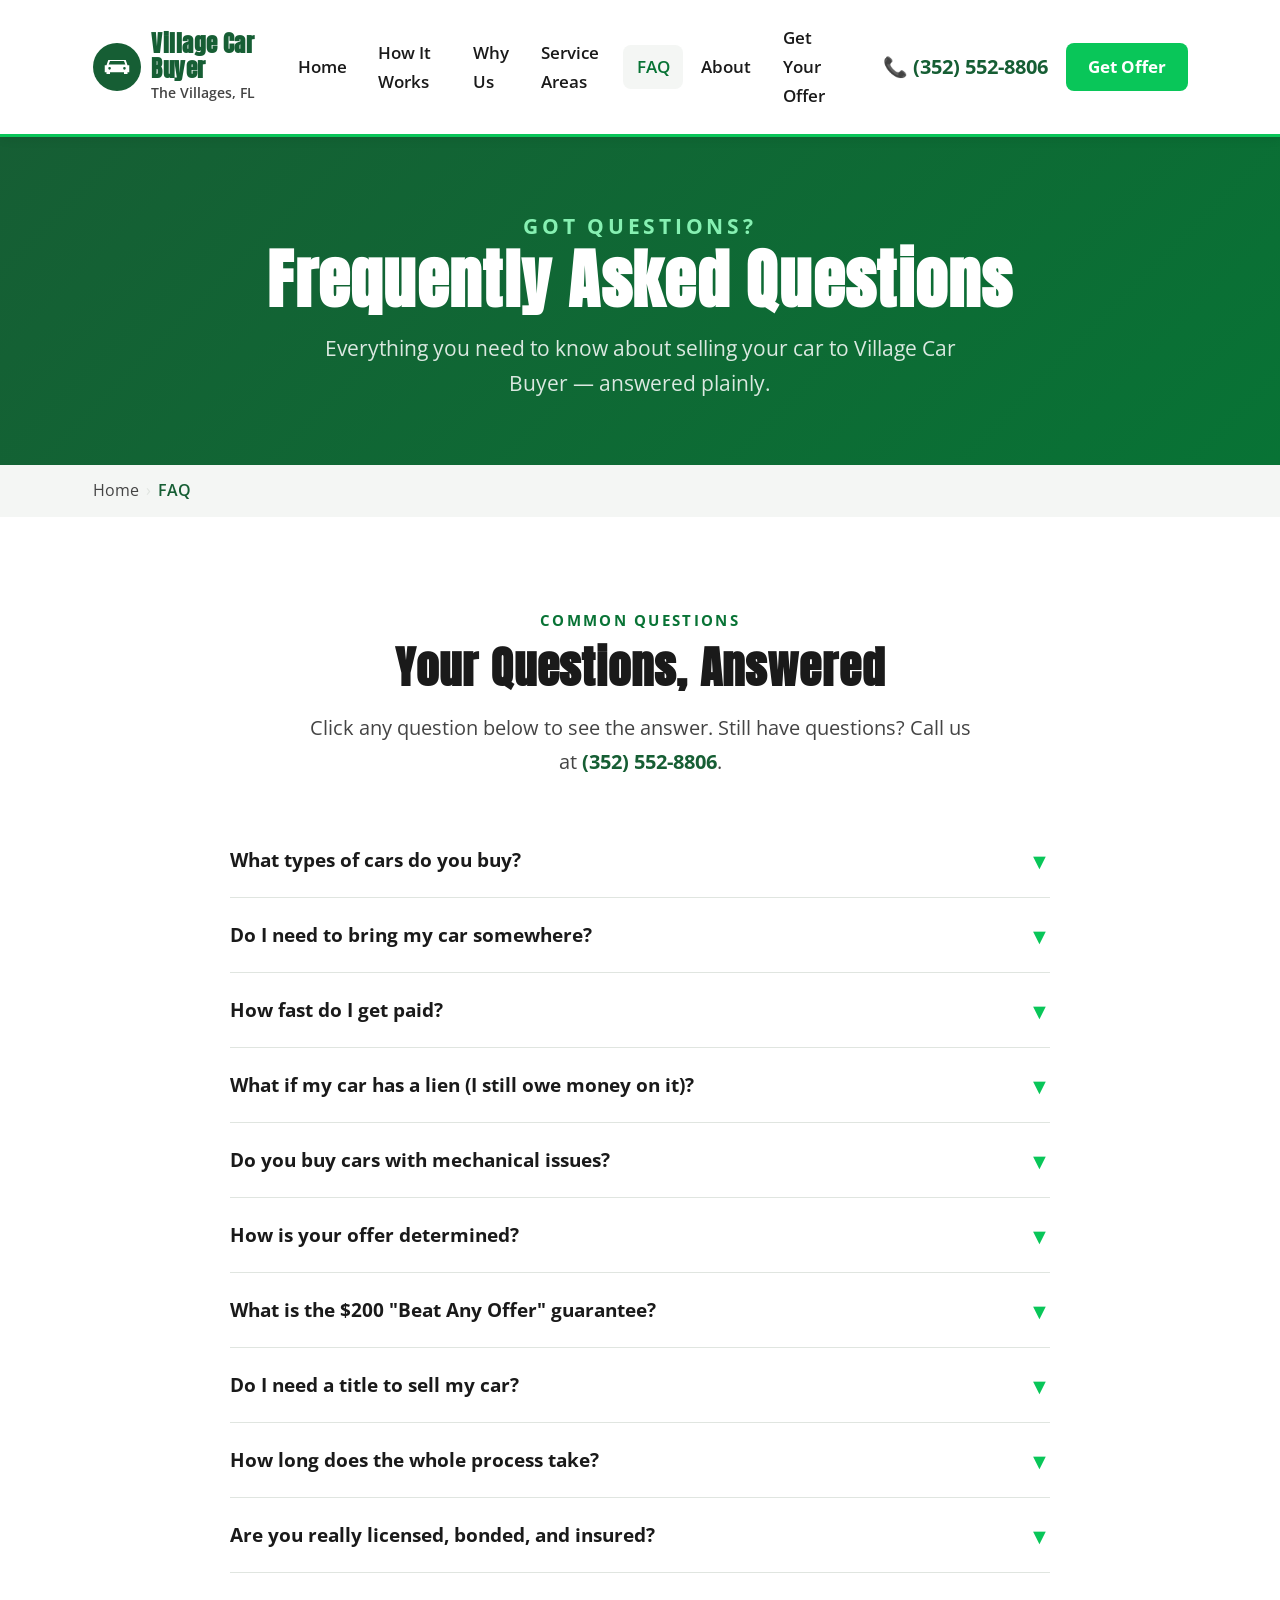
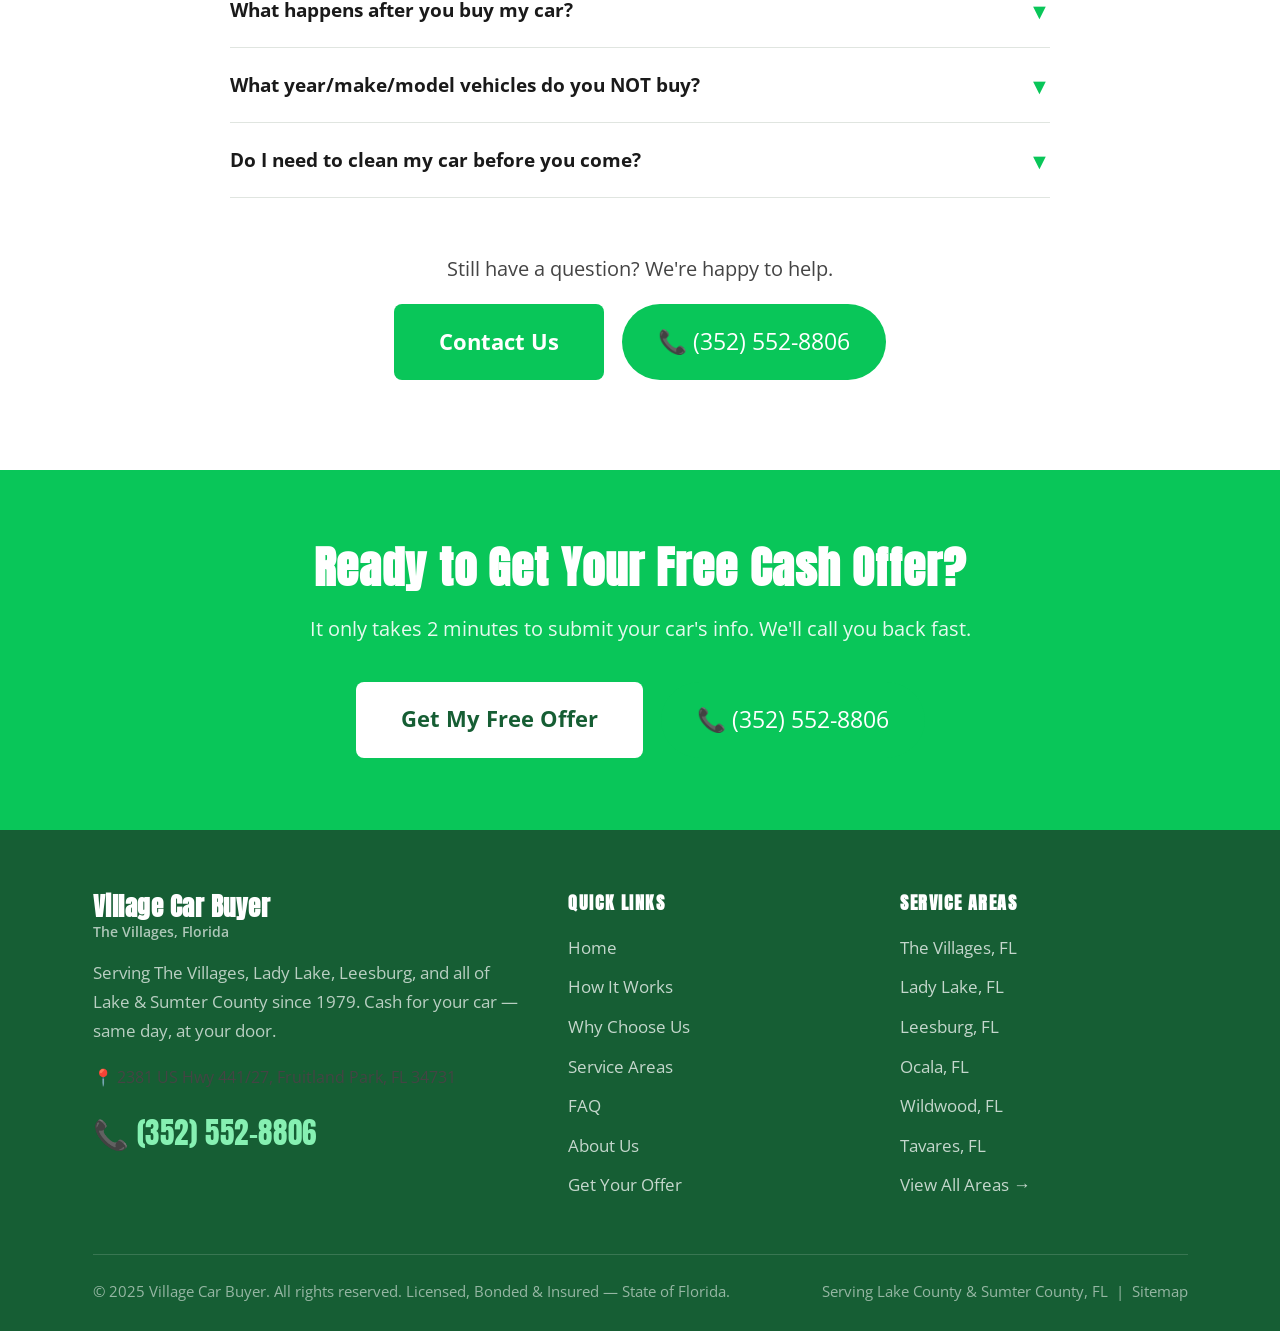
<file: faq.html>
<!DOCTYPE html>
<html lang="en">
<head>
  <meta charset="UTF-8" />
  <meta name="viewport" content="width=device-width, initial-scale=1.0" />
  <title>FAQ | Village Car Buyer — Answers to Your Car-Selling Questions</title>
  <meta name="description" content="Answers to the most common questions about selling your car to Village Car Buyer in The Villages, FL. What cars we buy, how fast you get paid, liens, and more." />
  <meta name="keywords" content="FAQ sell car The Villages FL, how to sell car cash The Villages, car selling questions Lake County FL, sell car with lien Florida" />
  <link rel="canonical" href="https://villagecarbuyer.com/faq.html" />

  <meta property="og:title" content="FAQ — Village Car Buyer" />
  <meta property="og:description" content="Common questions about selling your car to Village Car Buyer. Fast cash, same day, we come to you." />
  <meta property="og:url" content="https://villagecarbuyer.com/faq.html" />
  <meta property="og:type" content="website" />

  <!-- FAQPage Structured Data -->
  <script type="application/ld+json">
  {
    "@context": "https://schema.org",
    "@type": "FAQPage",
    "mainEntity": [
      {
        "@type": "Question",
        "name": "What types of cars do you buy?",
        "acceptedAnswer": {
          "@type": "Answer",
          "text": "We buy all makes and models — cars, trucks, SUVs, vans, and minivans. We purchase vehicles in any condition: running or not, high mileage, mechanical issues, cosmetic damage, old or new. If it has a title, we'll make you an offer."
        }
      },
      {
        "@type": "Question",
        "name": "Do I need to bring my car somewhere?",
        "acceptedAnswer": {
          "@type": "Answer",
          "text": "No! We come directly to your home, office, or wherever is most convenient. You never have to drive anywhere. We serve The Villages, Lady Lake, Leesburg, Ocala, and all surrounding communities."
        }
      },
      {
        "@type": "Question",
        "name": "How fast do I get paid?",
        "acceptedAnswer": {
          "@type": "Answer",
          "text": "You get paid the same day we inspect and buy your vehicle. We pay in cash through Citizens First Bank of The Villages (now Seacoast Bank) — no holds, no waiting period, no 7-day ACH delays like some competitors."
        }
      },
      {
        "@type": "Question",
        "name": "What if my car has a lien (I still owe money on it)?",
        "acceptedAnswer": {
          "@type": "Answer",
          "text": "No problem. We handle lien payoffs regularly. We'll work directly with your lender to pay off your remaining balance, and any amount above what you owe goes directly to you in cash."
        }
      },
      {
        "@type": "Question",
        "name": "Do you buy cars with mechanical issues?",
        "acceptedAnswer": {
          "@type": "Answer",
          "text": "Yes! We buy cars in any mechanical condition. Whether your car has engine trouble, transmission issues, doesn't start, or has been in an accident, we'll still make you a fair offer. We do buy 'as-is'."
        }
      },
      {
        "@type": "Question",
        "name": "How is your offer determined?",
        "acceptedAnswer": {
          "@type": "Answer",
          "text": "Our offer is based on the current market value of your vehicle using tools like Kelley Blue Book, Black Book, and local market data from 45 years of experience in Central Florida. We always aim to beat any offer you've received elsewhere."
        }
      },
      {
        "@type": "Question",
        "name": "What is the $200 guarantee?",
        "acceptedAnswer": {
          "@type": "Answer",
          "text": "If we cannot beat the best written offer you've received from any licensed and bonded dealership, CarMax, Carvana, or other car buyer, we'll pay you $200 cash just for your time. Terms apply: vehicle must be lien-free with clean Florida title, offer must be a written direct-purchase agreement (not a trade-in), vehicle must be drivable, seller within 25 miles of Honest Autos, and we must have a fair opportunity to match or beat the offer."
        }
      },
      {
        "@type": "Question",
        "name": "Do I need a title to sell my car?",
        "acceptedAnswer": {
          "@type": "Answer",
          "text": "Yes, a clean title in your name is required in most cases. If you have a lost title, we can walk you through the process of obtaining a duplicate title from the Florida DMV before the sale."
        }
      },
      {
        "@type": "Question",
        "name": "How long does the whole process take?",
        "acceptedAnswer": {
          "@type": "Answer",
          "text": "From form submission to cash in hand, most sales are completed in 2–4 hours. The actual on-site inspection and paperwork typically takes 30–45 minutes once we arrive."
        }
      },
      {
        "@type": "Question",
        "name": "Are you really licensed, bonded, and insured?",
        "acceptedAnswer": {
          "@type": "Answer",
          "text": "Yes, absolutely. Village Car Buyer is a fully licensed Florida dealer, bonded and insured. You can request our credentials before we arrive for your complete peace of mind."
        }
      }
    ]
  }
  </script>

  <link rel="stylesheet" href="style.css?v=2" />
</head>
<body>

<!-- ══ HEADER ══ -->
<header class="site-header">
  <div class="header-inner">
    <a href="index.html" class="logo" aria-label="Village Car Buyer Home">
      <div class="logo-icon">
        <svg viewBox="0 0 32 32" xmlns="http://www.w3.org/2000/svg" aria-hidden="true">
          <path d="M28 14l-2-6H6L4 14H2v8h2v2h4v-2h16v2h4v-2h2v-8h-2zm-20.5 5a1.5 1.5 0 110-3 1.5 1.5 0 010 3zm17 0a1.5 1.5 0 110-3 1.5 1.5 0 010 3zM6.5 13l1.5-4h16l1.5 4H6.5z"/>
        </svg>
      </div>
      <div class="logo-text">
        <strong>Village Car Buyer</strong>
        <span>The Villages, FL</span>
      </div>
    </a>
    <nav class="site-nav" aria-label="Main navigation">
      <a href="index.html">Home</a>
      <a href="how-it-works.html">How It Works</a>
      <a href="why-choose-us.html">Why Us</a>
      <a href="service-area.html">Service Areas</a>
      <a href="faq.html">FAQ</a>
      <a href="about.html">About</a>
      <a href="contact.html">Get Your Offer</a>
    </nav>
    <div class="header-cta">
      <a href="tel:+13525528806" class="header-phone">📞 (352) 552-8806</a>
      <a href="contact.html" class="btn btn--primary" style="padding:0.55rem 1.2rem;font-size:0.95rem;">Get Offer</a>
    </div>
    <button class="nav-toggle" id="nav-toggle" aria-label="Toggle navigation" aria-expanded="false">
      <span></span><span></span><span></span>
    </button>
  </div>
  <nav class="mobile-nav" id="mobile-nav" aria-label="Mobile navigation">
    <a href="index.html">Home</a>
    <a href="how-it-works.html">How It Works</a>
    <a href="why-choose-us.html">Why Choose Us</a>
    <a href="service-area.html">Service Areas</a>
    <a href="faq.html">FAQ</a>
    <a href="about.html">About</a>
    <a href="contact.html">Get Your Offer</a>
    <div class="mobile-phone">
      <a href="tel:+13525528806" class="btn btn--primary btn--lg" style="width:100%;display:block;text-align:center;">📞 (352) 552-8806</a>
    </div>
  </nav>
</header>

<!-- ══ PAGE HERO ══ -->
<section class="page-hero">
  <div class="container">
    <p class="hero-tagline" style="color:var(--green-light);">Got Questions?</p>
    <h1>Frequently Asked Questions</h1>
    <p>Everything you need to know about selling your car to Village Car Buyer — answered plainly.</p>
  </div>
</section>

<div class="breadcrumb">
  <div class="container">
    <div class="breadcrumb-inner">
      <a href="index.html">Home</a>
      <span class="sep">›</span>
      <span class="current">FAQ</span>
    </div>
  </div>
</div>

<!-- ══ FAQ ══ -->
<section class="section">
  <div class="container">
    <div class="text-center">
      <p class="section-label">Common Questions</p>
      <h2 class="section-title">Your Questions, Answered</h2>
      <p class="section-sub">Click any question below to see the answer. Still have questions? Call us at <a href="tel:+13525528806" style="color:var(--green-dark);font-weight:700;">(352) 552-8806</a>.</p>
    </div>

    <div class="faq-list">

      <div class="faq-item">
        <button class="faq-question">
          What types of cars do you buy?
          <span class="faq-arrow">▼</span>
        </button>
        <div class="faq-answer">
          <div class="faq-answer-inner">
            We buy <strong>all makes and models</strong> — cars, trucks, SUVs, vans, and minivans. We purchase vehicles in any condition: running or not, high mileage, mechanical issues, cosmetic damage, old or new. We've bought everything from pristine low-mileage luxury cars to 200,000-mile beaters that don't start. If it has a title, we'll make you an offer.
          </div>
        </div>
      </div>

      <div class="faq-item">
        <button class="faq-question">
          Do I need to bring my car somewhere?
          <span class="faq-arrow">▼</span>
        </button>
        <div class="faq-answer">
          <div class="faq-answer-inner">
            <strong>Absolutely not.</strong> We come directly to your home, office, or wherever is most convenient for you. You never have to leave your driveway. We serve The Villages, Lady Lake, Leesburg, Ocala, and all surrounding communities in Lake, Sumter, and Marion Counties.
          </div>
        </div>
      </div>

      <div class="faq-item">
        <button class="faq-question">
          How fast do I get paid?
          <span class="faq-arrow">▼</span>
        </button>
        <div class="faq-answer">
          <div class="faq-answer-inner">
            You get paid <strong>the same day</strong> we inspect and buy your vehicle. We pay cash through Citizens First Bank of The Villages (now Seacoast Bank) — no holds, no waiting period, no 7-day ACH delays like some competitors impose. The moment you hand over the keys and we complete the paperwork, the money is yours.
          </div>
        </div>
      </div>

      <div class="faq-item">
        <button class="faq-question">
          What if my car has a lien (I still owe money on it)?
          <span class="faq-arrow">▼</span>
        </button>
        <div class="faq-answer">
          <div class="faq-answer-inner">
            No problem at all — this is very common. We handle lien payoffs regularly. Here's how it works: we'll get a payoff quote from your lender, pay them the remaining balance directly, and give <strong>you the difference in cash</strong>. For example, if your car is worth $12,000 and you owe $7,000, you walk away with $5,000 cash, same day.
          </div>
        </div>
      </div>

      <div class="faq-item">
        <button class="faq-question">
          Do you buy cars with mechanical issues?
          <span class="faq-arrow">▼</span>
        </button>
        <div class="faq-answer">
          <div class="faq-answer-inner">
            Yes! We buy cars in <strong>any mechanical condition</strong>. Whether your car has engine trouble, transmission issues, doesn't start, was in an accident, has flood damage, or needs major repairs — we'll still make you a fair cash offer. We buy "as-is." You don't need to fix anything before selling to us.
          </div>
        </div>
      </div>

      <div class="faq-item">
        <button class="faq-question">
          How is your offer determined?
          <span class="faq-arrow">▼</span>
        </button>
        <div class="faq-answer">
          <div class="faq-answer-inner">
            Our offer is based on your vehicle's current market value using industry tools like Kelley Blue Book, Black Book, and Manheim Market Report — combined with <strong>45 years of on-the-ground experience</strong> in the Central Florida market. We factor in the year, make, model, mileage, condition, and local demand. We always aim to beat any legitimate offer you've received.
          </div>
        </div>
      </div>

      <div class="faq-item">
        <button class="faq-question">
          What is the $200 "Beat Any Offer" guarantee?
          <span class="faq-arrow">▼</span>
        </button>
        <div class="faq-answer">
          <div class="faq-answer-inner">
            It's simple: if you show us a written offer from any dealership, CarMax, Carvana, or other car-buying service, and we <em>cannot</em> beat it, we'll hand you <strong>$200 cash</strong> just for your time. We're that confident in our pricing.<br><br><strong>Terms &amp; Conditions:</strong> Vehicle must be free and clear of liens with a clean Florida title. Competing offers must be in writing for a direct purchase-only agreement (trade-in valuations do not qualify) from a licensed and bonded dealer — private party sale comps do not qualify. Vehicle must be drivable. Seller must be located within 25 miles of Honest Autos. Honest Autos must have a fair opportunity to match or beat the competing offer.
          </div>
        </div>
      </div>

      <div class="faq-item">
        <button class="faq-question">
          Do I need a title to sell my car?
          <span class="faq-arrow">▼</span>
        </button>
        <div class="faq-answer">
          <div class="faq-answer-inner">
            Yes, a clean, signed title in your name is required to complete the sale. If you've lost your title, don't worry — we can walk you through the process of obtaining a <strong>duplicate title from the Florida DMV</strong>, which is typically quick and inexpensive. Give us a call and we'll help you figure it out.
          </div>
        </div>
      </div>

      <div class="faq-item">
        <button class="faq-question">
          How long does the whole process take?
          <span class="faq-arrow">▼</span>
        </button>
        <div class="faq-answer">
          <div class="faq-answer-inner">
            From form submission to cash in hand, most sales are completed in <strong>2–4 hours</strong>. The actual on-site inspection and paperwork typically takes <strong>30–45 minutes</strong> once we arrive. We're efficient and we respect your time.
          </div>
        </div>
      </div>

      <div class="faq-item">
        <button class="faq-question">
          Are you really licensed, bonded, and insured?
          <span class="faq-arrow">▼</span>
        </button>
        <div class="faq-answer">
          <div class="faq-answer-inner">
            Yes, absolutely. Village Car Buyer is a <strong>fully licensed Florida dealer</strong>, bonded and insured. You can request our license number and credentials at any time before we arrive. Your safety and peace of mind are our top priority — especially because we know it can feel unusual to have someone come to your home.
          </div>
        </div>
      </div>

      <div class="faq-item">
        <button class="faq-question">
          What happens after you buy my car?
          <span class="faq-arrow">▼</span>
        </button>
        <div class="faq-answer">
          <div class="faq-answer-inner">
            Once we complete the purchase, we handle <strong>all DMV paperwork</strong> including title transfer, release of liability, and any required notifications. You don't have to do anything else. We'll remove the vehicle from your property (or drive it away) and the whole transaction is done.
          </div>
        </div>
      </div>

      <div class="faq-item">
        <button class="faq-question">
          What year/make/model vehicles do you NOT buy?
          <span class="faq-arrow">▼</span>
        </button>
        <div class="faq-answer">
          <div class="faq-answer-inner">
            We buy virtually everything, but there are a few situations where we may decline or reduce our offer significantly: vehicles with <strong>rebuilt/salvage titles</strong> (we may still buy them at a reduced offer), vehicles with missing or altered VINs, or vehicles confirmed to be stolen. When in doubt, just call us — we'll give you a straight answer.
          </div>
        </div>
      </div>

      <div class="faq-item">
        <button class="faq-question">
          Do I need to clean my car before you come?
          <span class="faq-arrow">▼</span>
        </button>
        <div class="faq-answer">
          <div class="faq-answer-inner">
            <strong>Nope!</strong> You don't need to wash it, vacuum it, or fix anything. We buy cars as-is. Just remove your personal belongings from the vehicle before we arrive and have your documents ready. That's it.
          </div>
        </div>
      </div>

    </div>

    <div style="text-align:center;margin-top:3rem;">
      <p style="font-size:1.1rem;color:var(--text-mid);">Still have a question? We're happy to help.</p>
      <div style="display:flex;flex-wrap:wrap;gap:1rem;justify-content:center;margin-top:1rem;">
        <a href="contact.html" class="btn btn--primary btn--lg">Contact Us</a>
        <a href="tel:+13525528806" class="btn--phone btn--lg">📞 (352) 552-8806</a>
      </div>
    </div>
  </div>
</section>

<!-- ══ CTA ══ -->
<section class="cta-banner">
  <div class="container">
    <h2>Ready to Get Your Free Cash Offer?</h2>
    <p>It only takes 2 minutes to submit your car's info. We'll call you back fast.</p>
    <div class="cta-actions">
      <a href="contact.html" class="btn btn--white btn--lg">Get My Free Offer</a>
      <a href="tel:+13525528806" class="btn--phone btn--lg">📞 (352) 552-8806</a>
    </div>
  </div>
</section>

<!-- ══ FOOTER ══ -->
<footer class="site-footer">
  <div class="container">
    <div class="footer-grid">
      <div class="footer-brand">
        <div class="logo-text">
          <strong>Village Car Buyer</strong>
          <span>The Villages, Florida</span>
        </div>
        <p>Serving The Villages, Lady Lake, Leesburg, and all of Lake &amp; Sumter County since 1979. Cash for your car — same day, at your door.</p>
        <p style="font-size:0.9rem;color:var(--text-mid);margin-top:0.25rem;">📍 2381 US Hwy 441/27, Fruitland Park, FL 34731</p>
        <a href="tel:+13525528806" class="footer-phone-big">📞 (352) 552-8806</a>
      </div>
      <div class="footer-col">
        <h4>Quick Links</h4>
        <ul>
          <li><a href="index.html">Home</a></li>
          <li><a href="how-it-works.html">How It Works</a></li>
          <li><a href="why-choose-us.html">Why Choose Us</a></li>
          <li><a href="service-area.html">Service Areas</a></li>
          <li><a href="faq.html">FAQ</a></li>
          <li><a href="about.html">About Us</a></li>
          <li><a href="contact.html">Get Your Offer</a></li>
        </ul>
      </div>
      <div class="footer-col">
        <h4>Service Areas</h4>
        <ul>
          <li><a href="service-area.html#the-villages">The Villages, FL</a></li>
          <li><a href="service-area.html#lady-lake">Lady Lake, FL</a></li>
          <li><a href="service-area.html#leesburg">Leesburg, FL</a></li>
          <li><a href="service-area.html#ocala">Ocala, FL</a></li>
          <li><a href="service-area.html#wildwood">Wildwood, FL</a></li>
          <li><a href="service-area.html#tavares">Tavares, FL</a></li>
          <li><a href="service-area.html">View All Areas →</a></li>
        </ul>
      </div>
    </div>
    <hr class="footer-divider" />
    <div class="footer-bottom">
      <span>&copy; 2025 Village Car Buyer. All rights reserved. Licensed, Bonded &amp; Insured — State of Florida.</span>
      <span>Serving Lake County &amp; Sumter County, FL &nbsp;|&nbsp; <a href="sitemap.xml">Sitemap</a></span>
    </div>
  </div>
</footer>

<button id="scroll-top" aria-label="Scroll to top">↑</button>
<script src="script.js"></script>
</body>
</html>
</file>
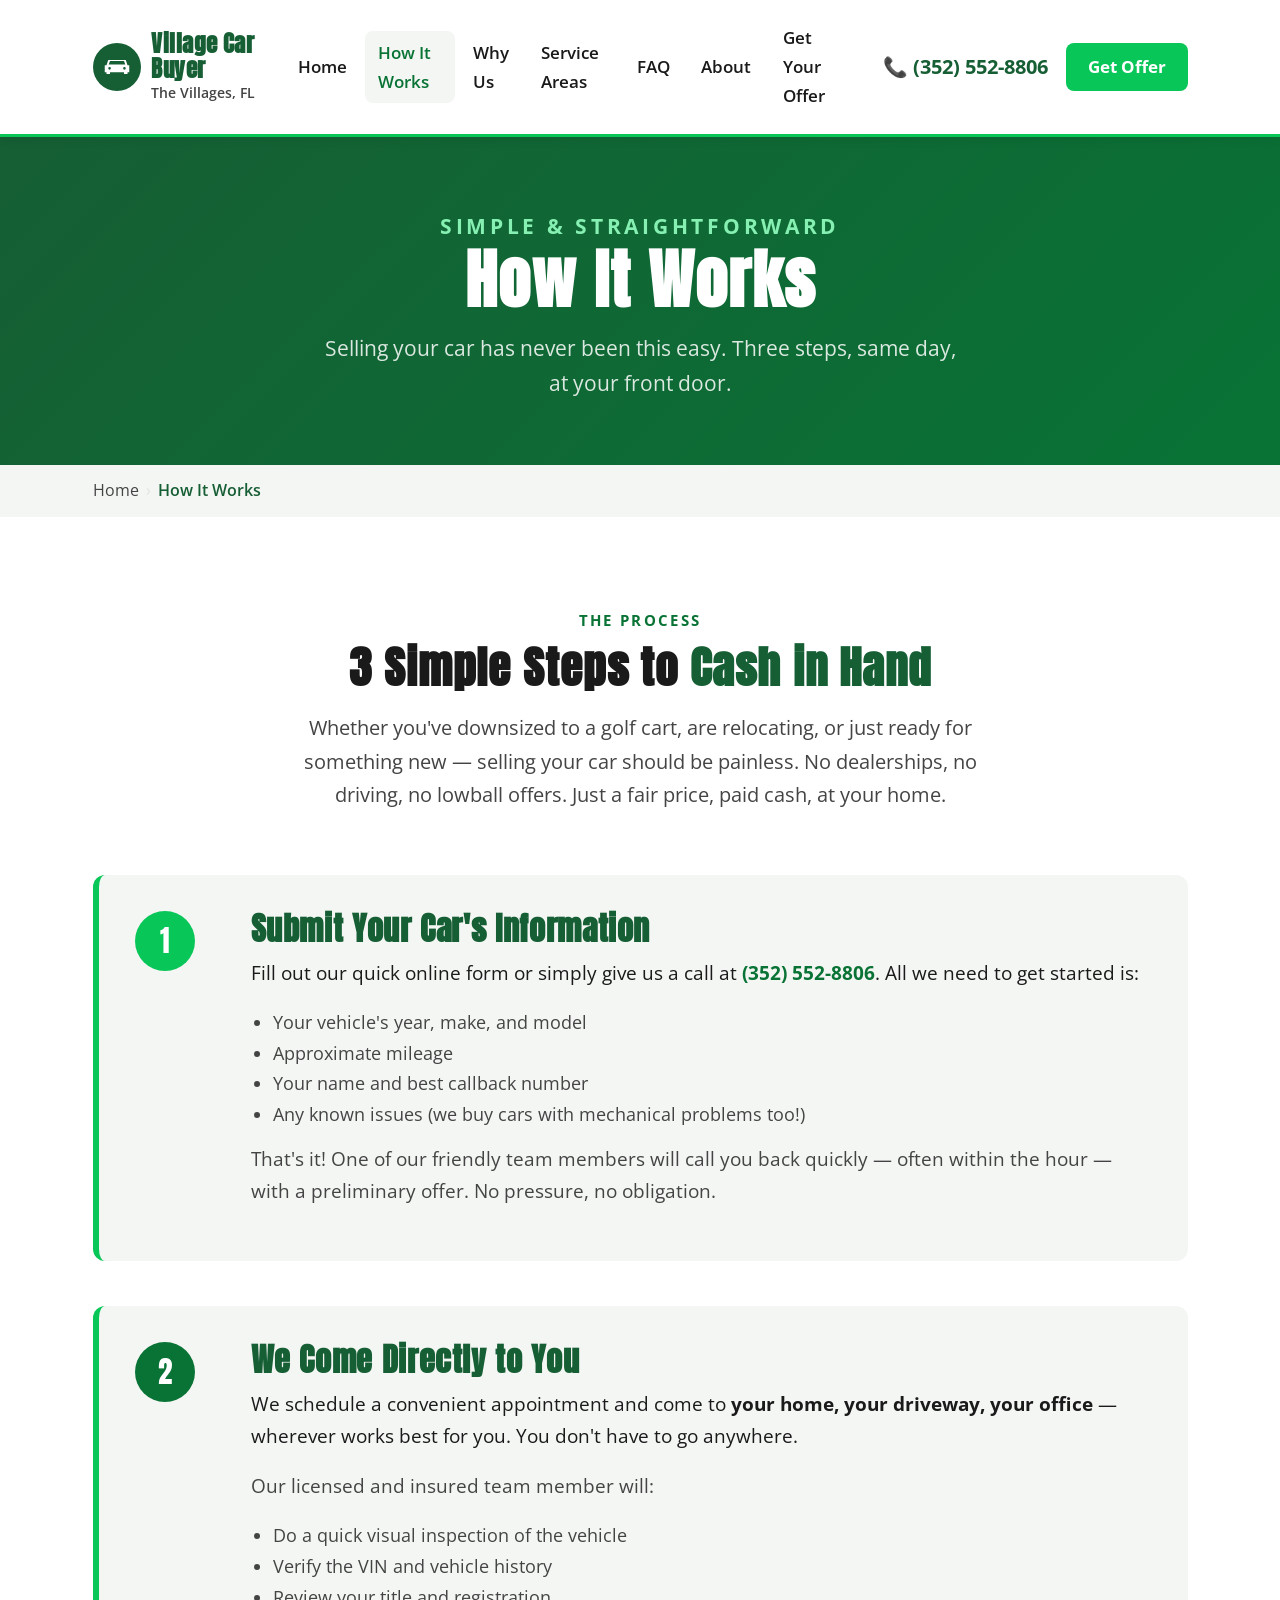
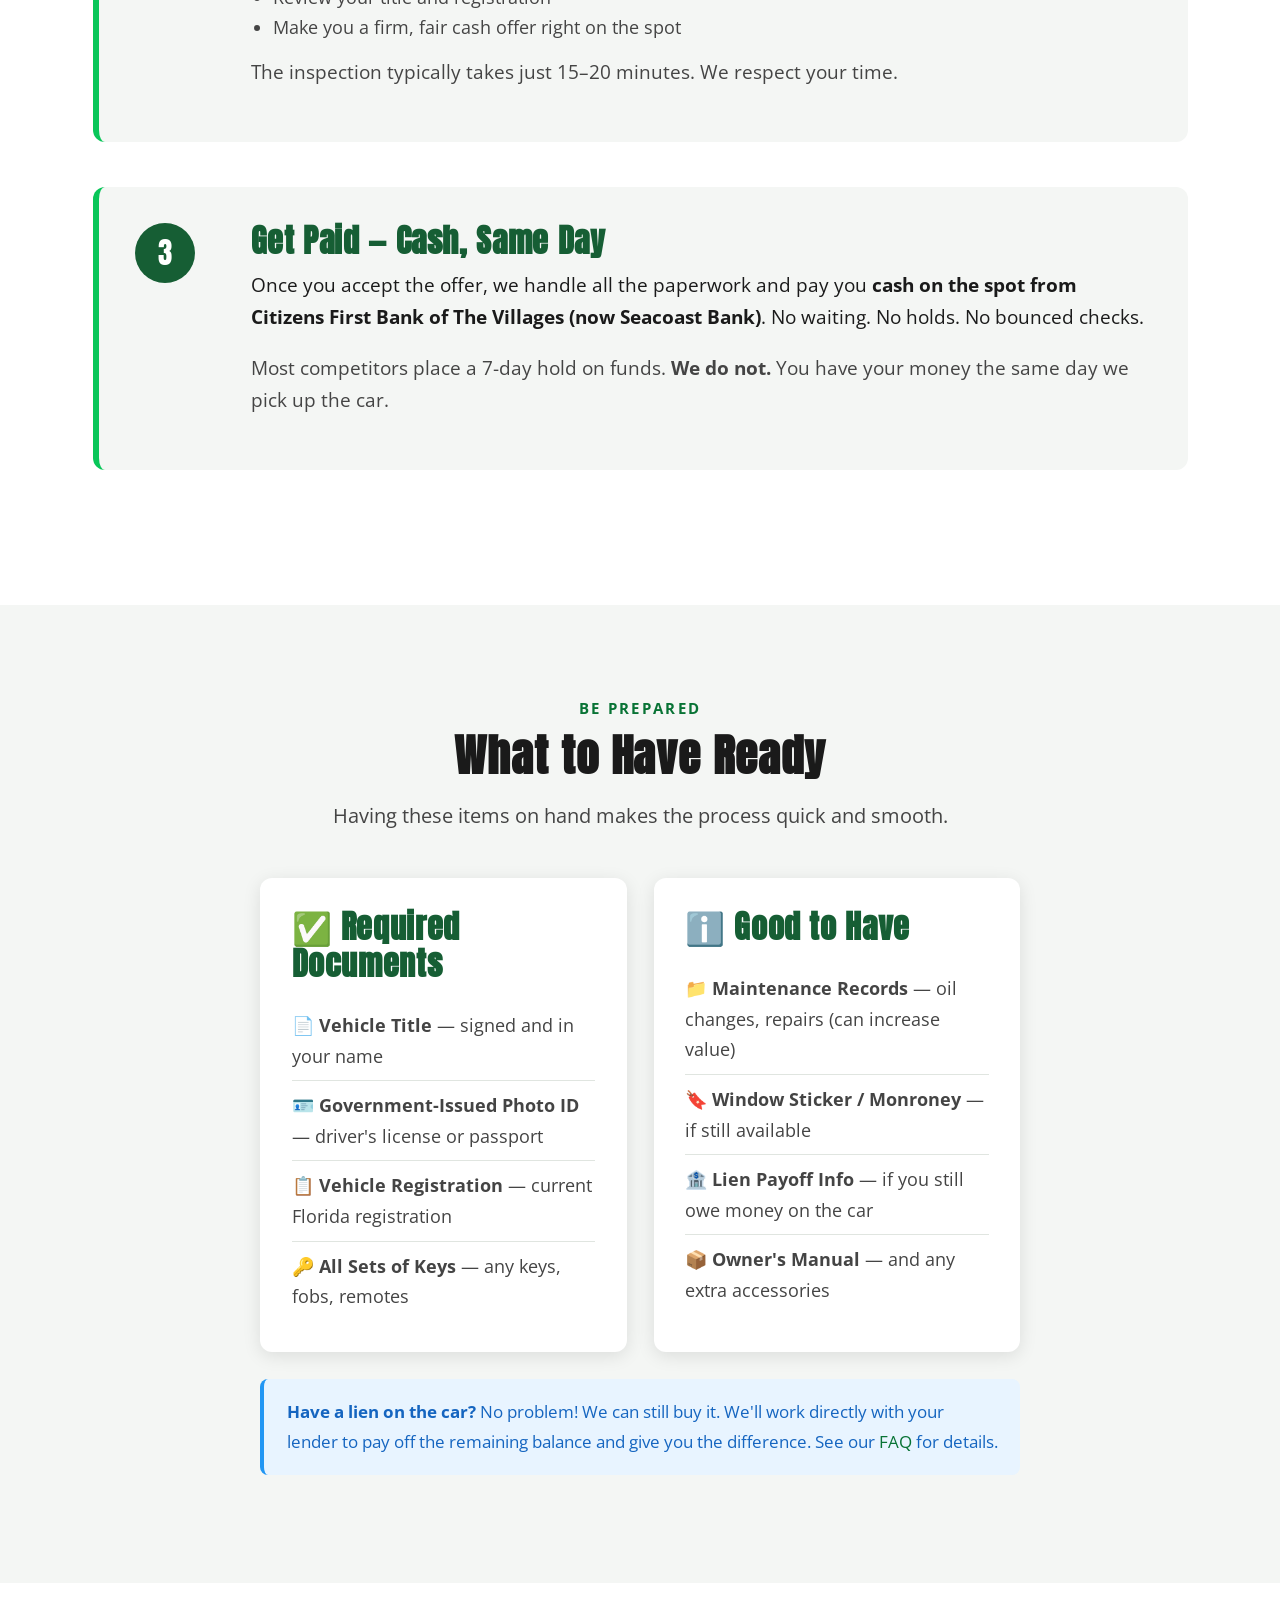
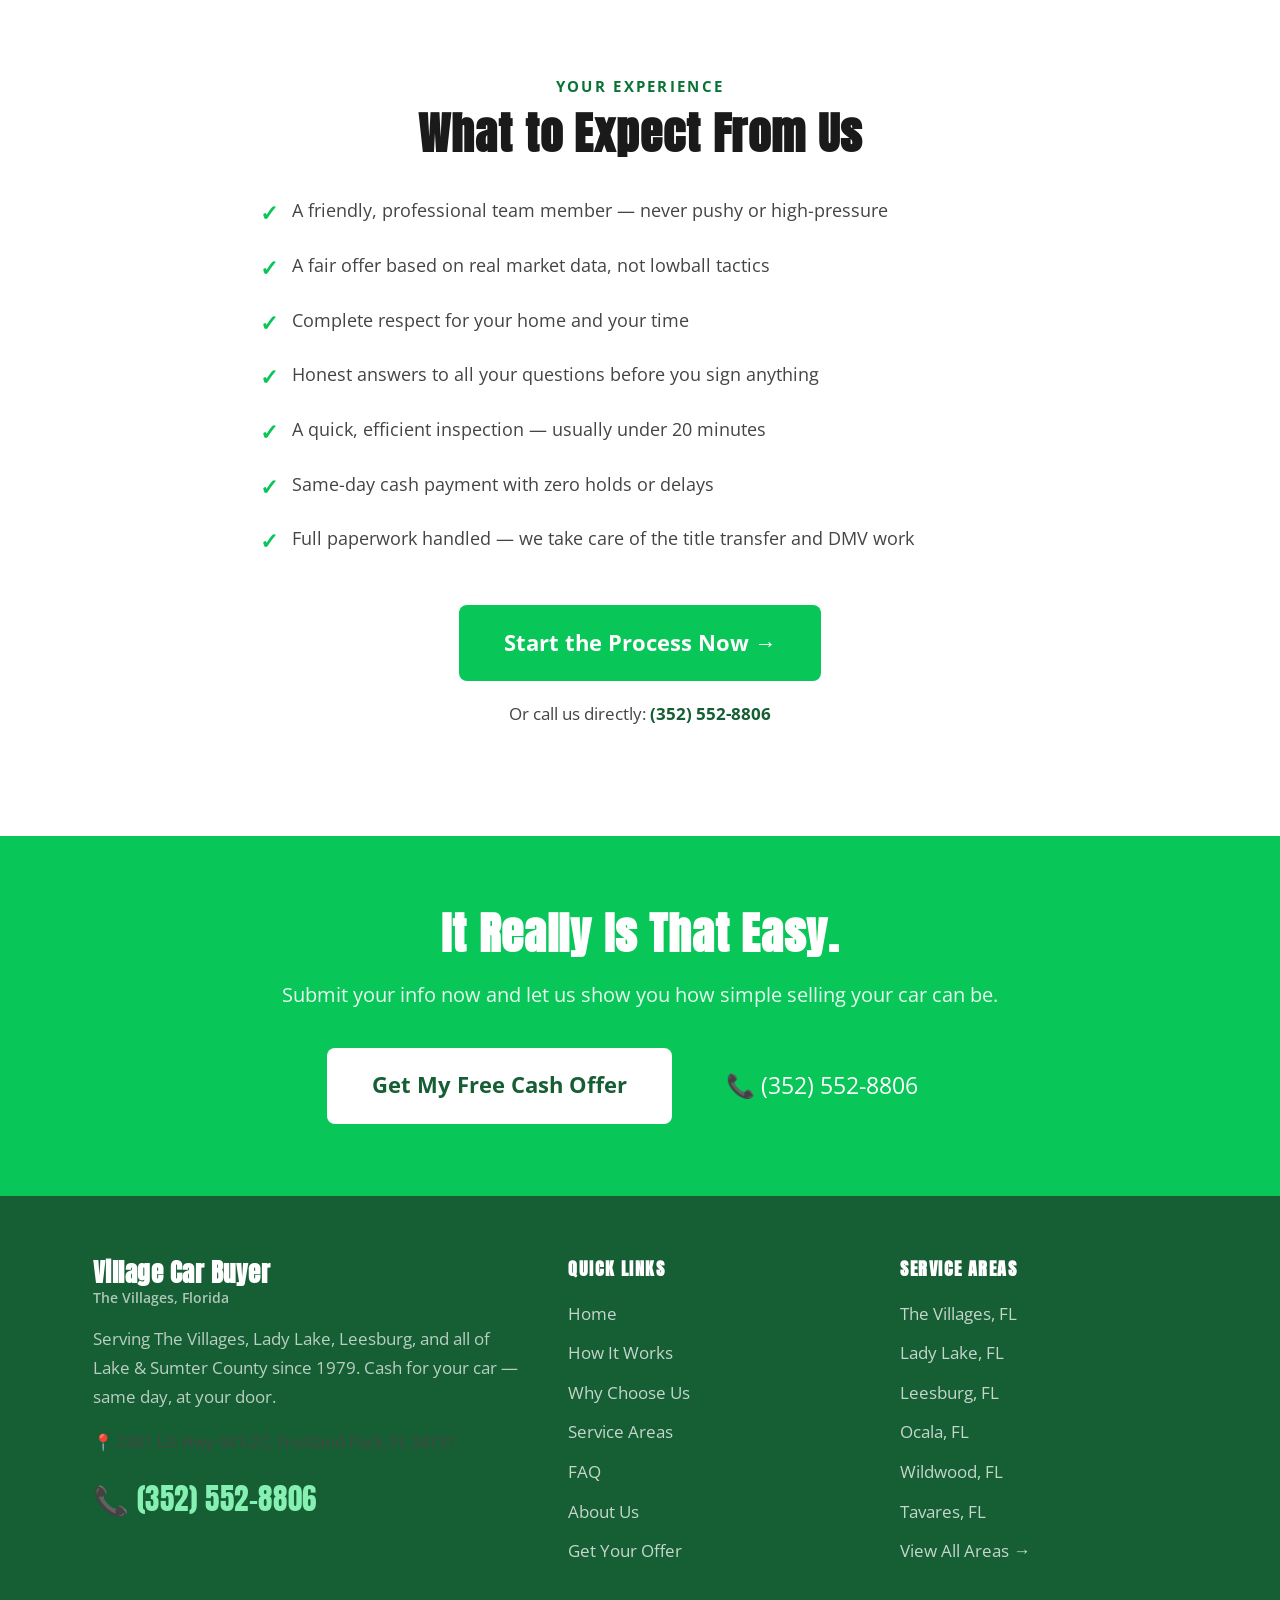
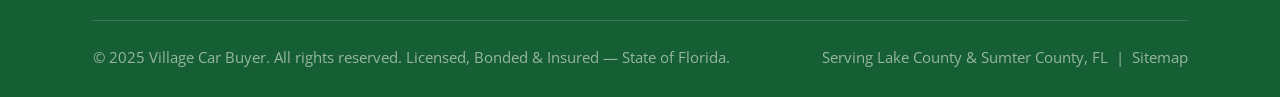
<file: how-it-works.html>
<!DOCTYPE html>
<html lang="en">
<head>
  <meta charset="UTF-8" />
  <meta name="viewport" content="width=device-width, initial-scale=1.0" />
  <title>How It Works | Village Car Buyer — Sell Your Car in 3 Easy Steps</title>
  <meta name="description" content="Selling your car to Village Car Buyer is simple: submit your info, we come to your home in The Villages FL, and you get paid cash same day. No trips, no hassle." />
  <meta name="keywords" content="how to sell my car The Villages FL, sell car process The Villages, cash for cars how it works Lake County FL" />
  <link rel="canonical" href="https://villagecarbuyer.com/how-it-works.html" />

  <meta property="og:title" content="How It Works — Village Car Buyer" />
  <meta property="og:description" content="3 easy steps to sell your car in The Villages, FL. We come to you, pay cash same day." />
  <meta property="og:url" content="https://villagecarbuyer.com/how-it-works.html" />
  <meta property="og:type" content="website" />

  <script type="application/ld+json">
  {
    "@context": "https://schema.org",
    "@type": "AutoDealer",
    "name": "Village Car Buyer",
    "url": "https://villagecarbuyer.com",
    "telephone": "+13525528806"
  }
  </script>

  <link rel="stylesheet" href="style.css?v=2" />
</head>
<body>

<!-- ══ HEADER ══ -->
<header class="site-header">
  <div class="header-inner">
    <a href="index.html" class="logo" aria-label="Village Car Buyer Home">
      <div class="logo-icon">
        <svg viewBox="0 0 32 32" xmlns="http://www.w3.org/2000/svg" aria-hidden="true">
          <path d="M28 14l-2-6H6L4 14H2v8h2v2h4v-2h16v2h4v-2h2v-8h-2zm-20.5 5a1.5 1.5 0 110-3 1.5 1.5 0 010 3zm17 0a1.5 1.5 0 110-3 1.5 1.5 0 010 3zM6.5 13l1.5-4h16l1.5 4H6.5z"/>
        </svg>
      </div>
      <div class="logo-text">
        <strong>Village Car Buyer</strong>
        <span>The Villages, FL</span>
      </div>
    </a>
    <nav class="site-nav" aria-label="Main navigation">
      <a href="index.html">Home</a>
      <a href="how-it-works.html">How It Works</a>
      <a href="why-choose-us.html">Why Us</a>
      <a href="service-area.html">Service Areas</a>
      <a href="faq.html">FAQ</a>
      <a href="about.html">About</a>
      <a href="contact.html">Get Your Offer</a>
    </nav>
    <div class="header-cta">
      <a href="tel:+13525528806" class="header-phone">📞 (352) 552-8806</a>
      <a href="contact.html" class="btn btn--primary" style="padding:0.55rem 1.2rem;font-size:0.95rem;">Get Offer</a>
    </div>
    <button class="nav-toggle" id="nav-toggle" aria-label="Toggle navigation" aria-expanded="false">
      <span></span><span></span><span></span>
    </button>
  </div>
  <nav class="mobile-nav" id="mobile-nav" aria-label="Mobile navigation">
    <a href="index.html">Home</a>
    <a href="how-it-works.html">How It Works</a>
    <a href="why-choose-us.html">Why Choose Us</a>
    <a href="service-area.html">Service Areas</a>
    <a href="faq.html">FAQ</a>
    <a href="about.html">About</a>
    <a href="contact.html">Get Your Offer</a>
    <div class="mobile-phone">
      <a href="tel:+13525528806" class="btn btn--primary btn--lg" style="width:100%;display:block;text-align:center;">📞 (352) 552-8806</a>
    </div>
  </nav>
</header>

<!-- ══ PAGE HERO ══ -->
<section class="page-hero">
  <div class="container">
    <p class="hero-tagline" style="color:var(--green-light);">Simple &amp; Straightforward</p>
    <h1>How It Works</h1>
    <p>Selling your car has never been this easy. Three steps, same day, at your front door.</p>
  </div>
</section>

<!-- ══ BREADCRUMB ══ -->
<div class="breadcrumb">
  <div class="container">
    <div class="breadcrumb-inner">
      <a href="index.html">Home</a>
      <span class="sep">›</span>
      <span class="current">How It Works</span>
    </div>
  </div>
</div>

<!-- ══ STEPS DETAIL ══ -->
<section class="section">
  <div class="container">
    <div class="text-center">
      <p class="section-label">The Process</p>
      <h2 class="section-title">3 Simple Steps to <span class="text-green-dark">Cash in Hand</span></h2>
      <p class="section-sub">Whether you've downsized to a golf cart, are relocating, or just ready for something new — selling your car should be painless. No dealerships, no driving, no lowball offers. Just a fair price, paid cash, at your home.</p>
    </div>

    <!-- Step 1 -->
    <div style="display:grid;grid-template-columns:80px 1fr;gap:2rem;align-items:start;margin:3.5rem 0 2.5rem;padding:2rem;background:var(--gray-light);border-radius:12px;border-left:6px solid var(--green);">
      <div class="step-number" style="margin:0;flex-shrink:0;">1</div>
      <div>
        <h3 style="color:var(--green-dark);margin-bottom:0.5rem;">Submit Your Car's Information</h3>
        <p>Fill out our quick online form or simply give us a call at <a href="tel:+13525528806"><strong>(352) 552-8806</strong></a>. All we need to get started is:</p>
        <ul style="margin:0.5rem 0 0.75rem 1.25rem;color:var(--text-mid);">
          <li>Your vehicle's year, make, and model</li>
          <li>Approximate mileage</li>
          <li>Your name and best callback number</li>
          <li>Any known issues (we buy cars with mechanical problems too!)</li>
        </ul>
        <p style="color:var(--text-mid);">That's it! One of our friendly team members will call you back quickly — often within the hour — with a preliminary offer. No pressure, no obligation.</p>
      </div>
    </div>

    <!-- Step 2 -->
    <div style="display:grid;grid-template-columns:80px 1fr;gap:2rem;align-items:start;margin:0 0 2.5rem;padding:2rem;background:var(--gray-light);border-radius:12px;border-left:6px solid var(--green);">
      <div class="step-number" style="margin:0;flex-shrink:0;background:var(--green-darker);">2</div>
      <div>
        <h3 style="color:var(--green-dark);margin-bottom:0.5rem;">We Come Directly to You</h3>
        <p>We schedule a convenient appointment and come to <strong>your home, your driveway, your office</strong> — wherever works best for you. You don't have to go anywhere.</p>
        <p style="color:var(--text-mid);">Our licensed and insured team member will:</p>
        <ul style="margin:0.5rem 0 0.75rem 1.25rem;color:var(--text-mid);">
          <li>Do a quick visual inspection of the vehicle</li>
          <li>Verify the VIN and vehicle history</li>
          <li>Review your title and registration</li>
          <li>Make you a firm, fair cash offer right on the spot</li>
        </ul>
        <p style="color:var(--text-mid);">The inspection typically takes just 15–20 minutes. We respect your time.</p>
      </div>
    </div>

    <!-- Step 3 -->
    <div style="display:grid;grid-template-columns:80px 1fr;gap:2rem;align-items:start;margin:0 0 2.5rem;padding:2rem;background:var(--gray-light);border-radius:12px;border-left:6px solid var(--green);">
      <div class="step-number" style="margin:0;flex-shrink:0;background:var(--green-dark);">3</div>
      <div>
        <h3 style="color:var(--green-dark);margin-bottom:0.5rem;">Get Paid — Cash, Same Day</h3>
        <p>Once you accept the offer, we handle all the paperwork and pay you <strong>cash on the spot from Citizens First Bank of The Villages (now Seacoast Bank)</strong>. No waiting. No holds. No bounced checks.</p>
        <p style="color:var(--text-mid);">Most competitors place a 7-day hold on funds. <strong>We do not.</strong> You have your money the same day we pick up the car.</p>
      </div>
    </div>
  </div>
</section>

<!-- ══ WHAT TO HAVE READY ══ -->
<section class="section section--gray">
  <div class="container">
    <div style="max-width:760px;margin:0 auto;">
      <div class="text-center">
        <p class="section-label">Be Prepared</p>
        <h2 class="section-title">What to Have Ready</h2>
        <p class="section-sub">Having these items on hand makes the process quick and smooth.</p>
      </div>

      <div style="display:grid;grid-template-columns:1fr 1fr;gap:1.5rem;margin-top:2rem;">
        <div style="background:var(--white);border-radius:12px;padding:1.75rem;box-shadow:var(--shadow);">
          <h3 style="color:var(--green-dark);margin-bottom:1rem;">✅ Required Documents</h3>
          <ul style="list-style:none;color:var(--text-mid);">
            <li style="padding:0.5rem 0;border-bottom:1px solid var(--gray-mid);">📄 <strong>Vehicle Title</strong> — signed and in your name</li>
            <li style="padding:0.5rem 0;border-bottom:1px solid var(--gray-mid);">🪪 <strong>Government-Issued Photo ID</strong> — driver's license or passport</li>
            <li style="padding:0.5rem 0;border-bottom:1px solid var(--gray-mid);">📋 <strong>Vehicle Registration</strong> — current Florida registration</li>
            <li style="padding:0.5rem 0;">🔑 <strong>All Sets of Keys</strong> — any keys, fobs, remotes</li>
          </ul>
        </div>
        <div style="background:var(--white);border-radius:12px;padding:1.75rem;box-shadow:var(--shadow);">
          <h3 style="color:var(--green-dark);margin-bottom:1rem;">ℹ️ Good to Have</h3>
          <ul style="list-style:none;color:var(--text-mid);">
            <li style="padding:0.5rem 0;border-bottom:1px solid var(--gray-mid);">📁 <strong>Maintenance Records</strong> — oil changes, repairs (can increase value)</li>
            <li style="padding:0.5rem 0;border-bottom:1px solid var(--gray-mid);">🔖 <strong>Window Sticker / Monroney</strong> — if still available</li>
            <li style="padding:0.5rem 0;border-bottom:1px solid var(--gray-mid);">🏦 <strong>Lien Payoff Info</strong> — if you still owe money on the car</li>
            <li style="padding:0.5rem 0;">📦 <strong>Owner's Manual</strong> — and any extra accessories</li>
          </ul>
        </div>
      </div>

      <div class="notice notice--info" style="margin-top:1.5rem;">
        <strong>Have a lien on the car?</strong> No problem! We can still buy it. We'll work directly with your lender to pay off the remaining balance and give you the difference. See our <a href="faq.html">FAQ</a> for details.
      </div>
    </div>
  </div>
</section>

<!-- ══ WHAT TO EXPECT ══ -->
<section class="section">
  <div class="container">
    <div style="max-width:760px;margin:0 auto;">
      <div class="text-center">
        <p class="section-label">Your Experience</p>
        <h2 class="section-title">What to Expect From Us</h2>
      </div>

      <ul class="values-list" style="margin-top:2rem;">
        <li>A friendly, professional team member — never pushy or high-pressure</li>
        <li>A fair offer based on real market data, not lowball tactics</li>
        <li>Complete respect for your home and your time</li>
        <li>Honest answers to all your questions before you sign anything</li>
        <li>A quick, efficient inspection — usually under 20 minutes</li>
        <li>Same-day cash payment with zero holds or delays</li>
        <li>Full paperwork handled — we take care of the title transfer and DMV work</li>
      </ul>

      <div style="text-align:center;margin-top:2.5rem;">
        <a href="contact.html" class="btn btn--primary btn--lg">Start the Process Now →</a>
        <p style="margin-top:1rem;font-size:0.95rem;color:var(--text-mid);">Or call us directly: <a href="tel:+13525528806" style="font-weight:700;color:var(--green-dark);">(352) 552-8806</a></p>
      </div>
    </div>
  </div>
</section>

<!-- ══ CTA BANNER ══ -->
<section class="cta-banner">
  <div class="container">
    <h2>It Really Is That Easy.</h2>
    <p>Submit your info now and let us show you how simple selling your car can be.</p>
    <div class="cta-actions">
      <a href="contact.html" class="btn btn--white btn--lg">Get My Free Cash Offer</a>
      <a href="tel:+13525528806" class="btn--phone btn--lg">📞 (352) 552-8806</a>
    </div>
  </div>
</section>

<!-- ══ FOOTER ══ -->
<footer class="site-footer">
  <div class="container">
    <div class="footer-grid">
      <div class="footer-brand">
        <div class="logo-text">
          <strong>Village Car Buyer</strong>
          <span>The Villages, Florida</span>
        </div>
        <p>Serving The Villages, Lady Lake, Leesburg, and all of Lake &amp; Sumter County since 1979. Cash for your car — same day, at your door.</p>
        <p style="font-size:0.9rem;color:var(--text-mid);margin-top:0.25rem;">📍 2381 US Hwy 441/27, Fruitland Park, FL 34731</p>
        <a href="tel:+13525528806" class="footer-phone-big">📞 (352) 552-8806</a>
      </div>
      <div class="footer-col">
        <h4>Quick Links</h4>
        <ul>
          <li><a href="index.html">Home</a></li>
          <li><a href="how-it-works.html">How It Works</a></li>
          <li><a href="why-choose-us.html">Why Choose Us</a></li>
          <li><a href="service-area.html">Service Areas</a></li>
          <li><a href="faq.html">FAQ</a></li>
          <li><a href="about.html">About Us</a></li>
          <li><a href="contact.html">Get Your Offer</a></li>
        </ul>
      </div>
      <div class="footer-col">
        <h4>Service Areas</h4>
        <ul>
          <li><a href="service-area.html#the-villages">The Villages, FL</a></li>
          <li><a href="service-area.html#lady-lake">Lady Lake, FL</a></li>
          <li><a href="service-area.html#leesburg">Leesburg, FL</a></li>
          <li><a href="service-area.html#ocala">Ocala, FL</a></li>
          <li><a href="service-area.html#wildwood">Wildwood, FL</a></li>
          <li><a href="service-area.html#tavares">Tavares, FL</a></li>
          <li><a href="service-area.html">View All Areas →</a></li>
        </ul>
      </div>
    </div>
    <hr class="footer-divider" />
    <div class="footer-bottom">
      <span>&copy; 2025 Village Car Buyer. All rights reserved. Licensed, Bonded &amp; Insured — State of Florida.</span>
      <span>Serving Lake County &amp; Sumter County, FL &nbsp;|&nbsp; <a href="sitemap.xml">Sitemap</a></span>
    </div>
  </div>
</footer>

<button id="scroll-top" aria-label="Scroll to top">↑</button>
<script src="script.js"></script>
</body>
</html>
</file>
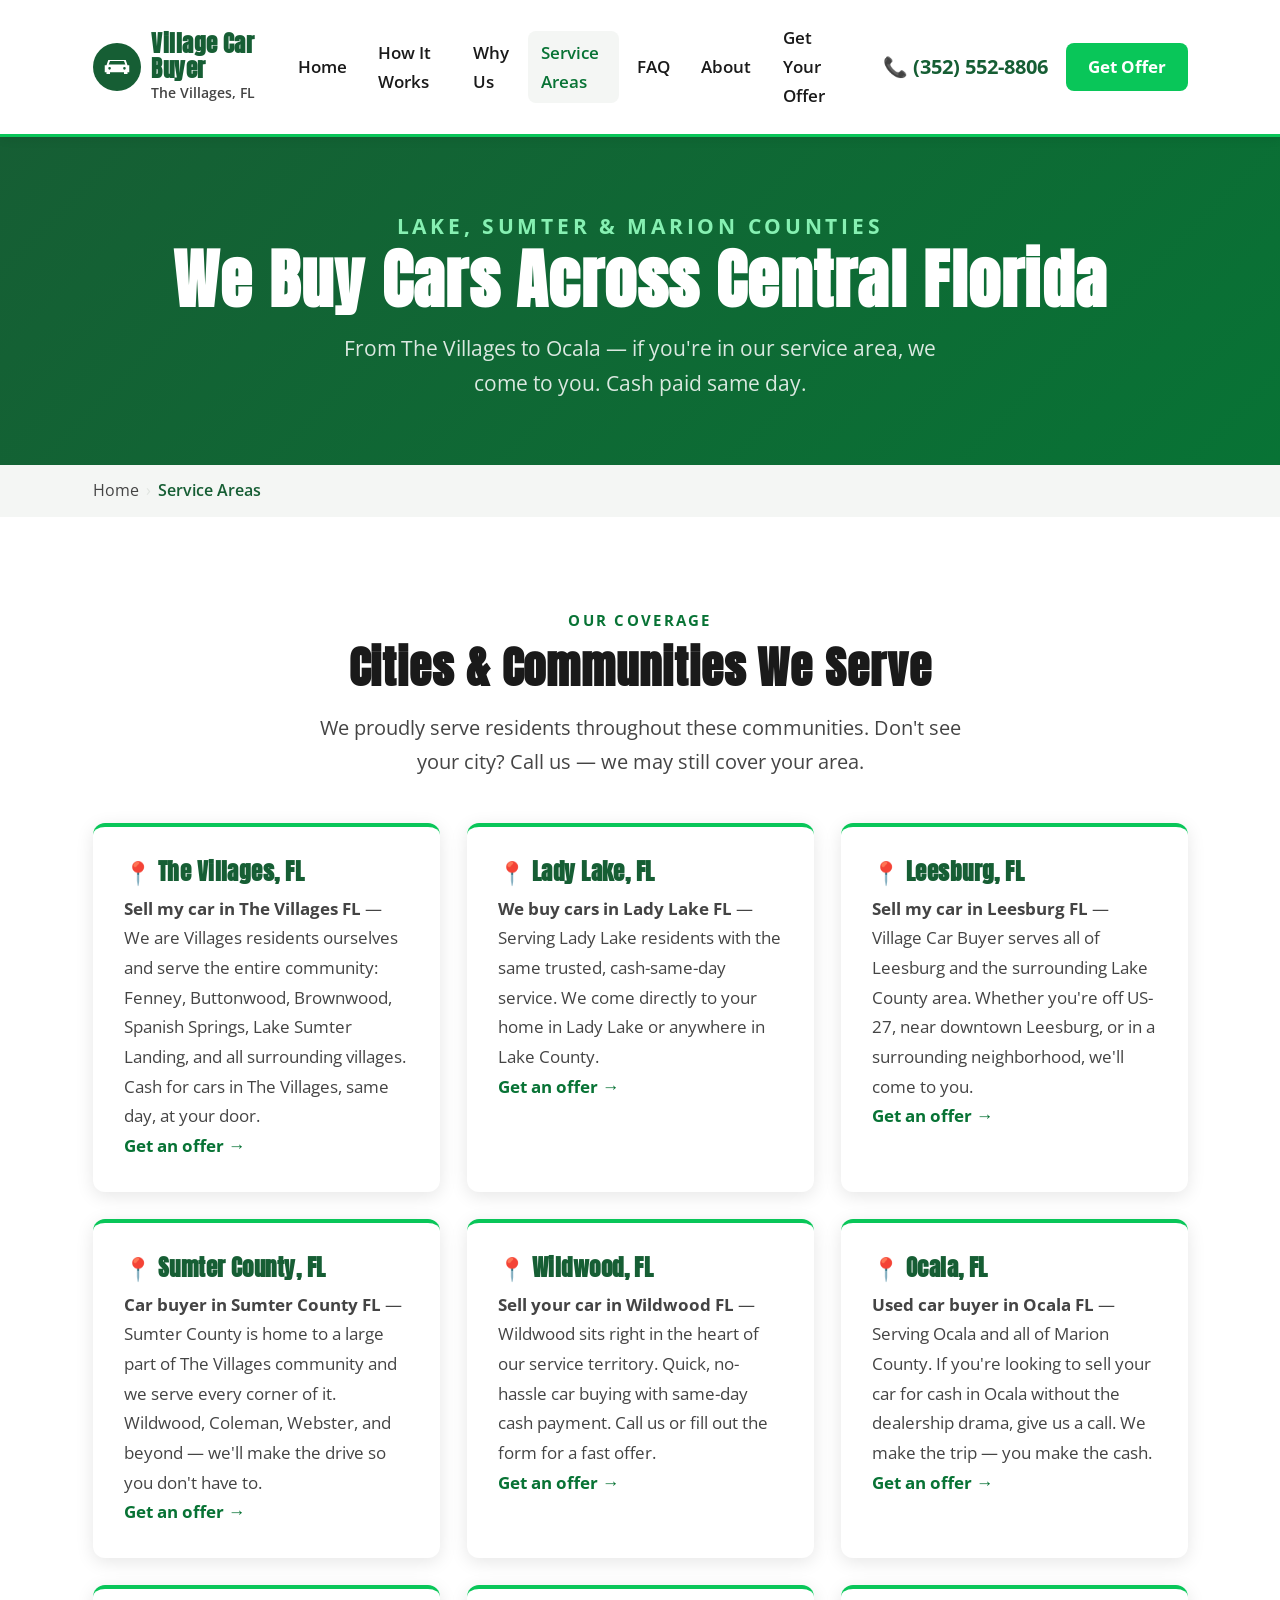
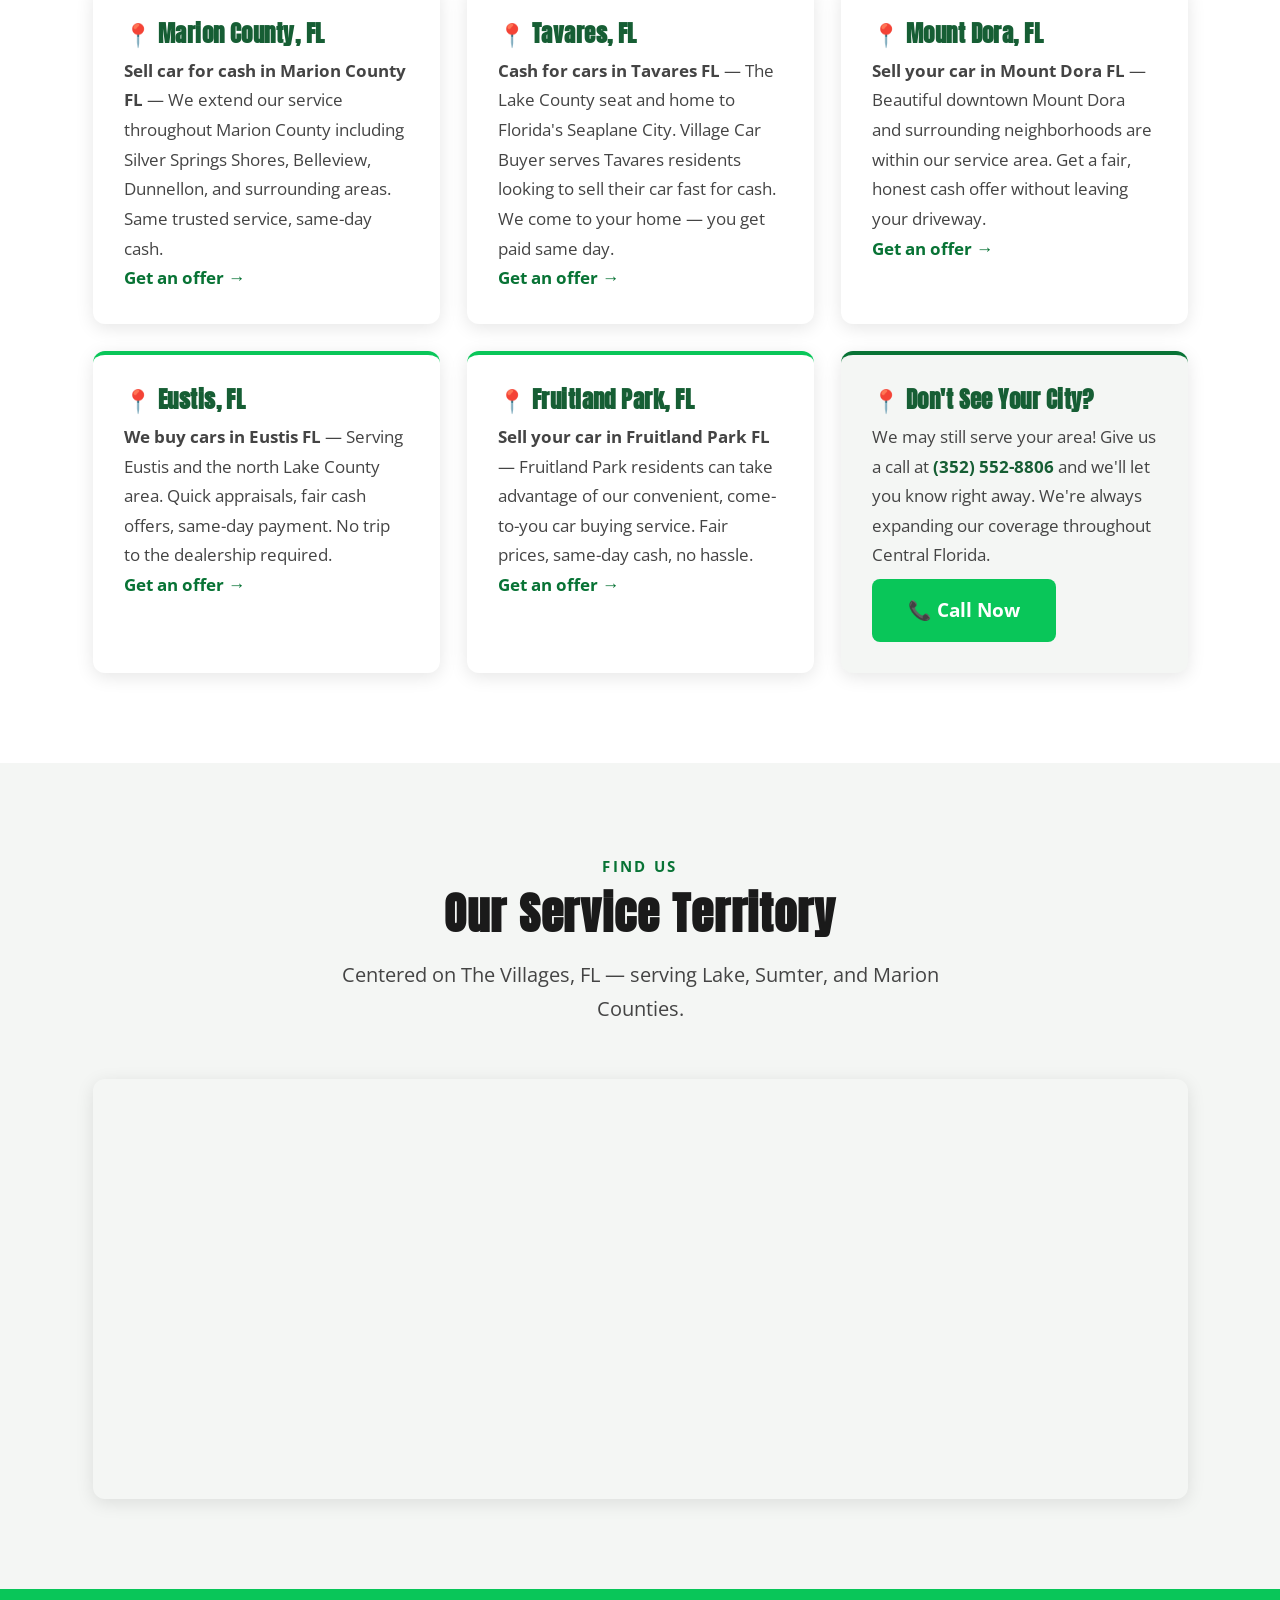
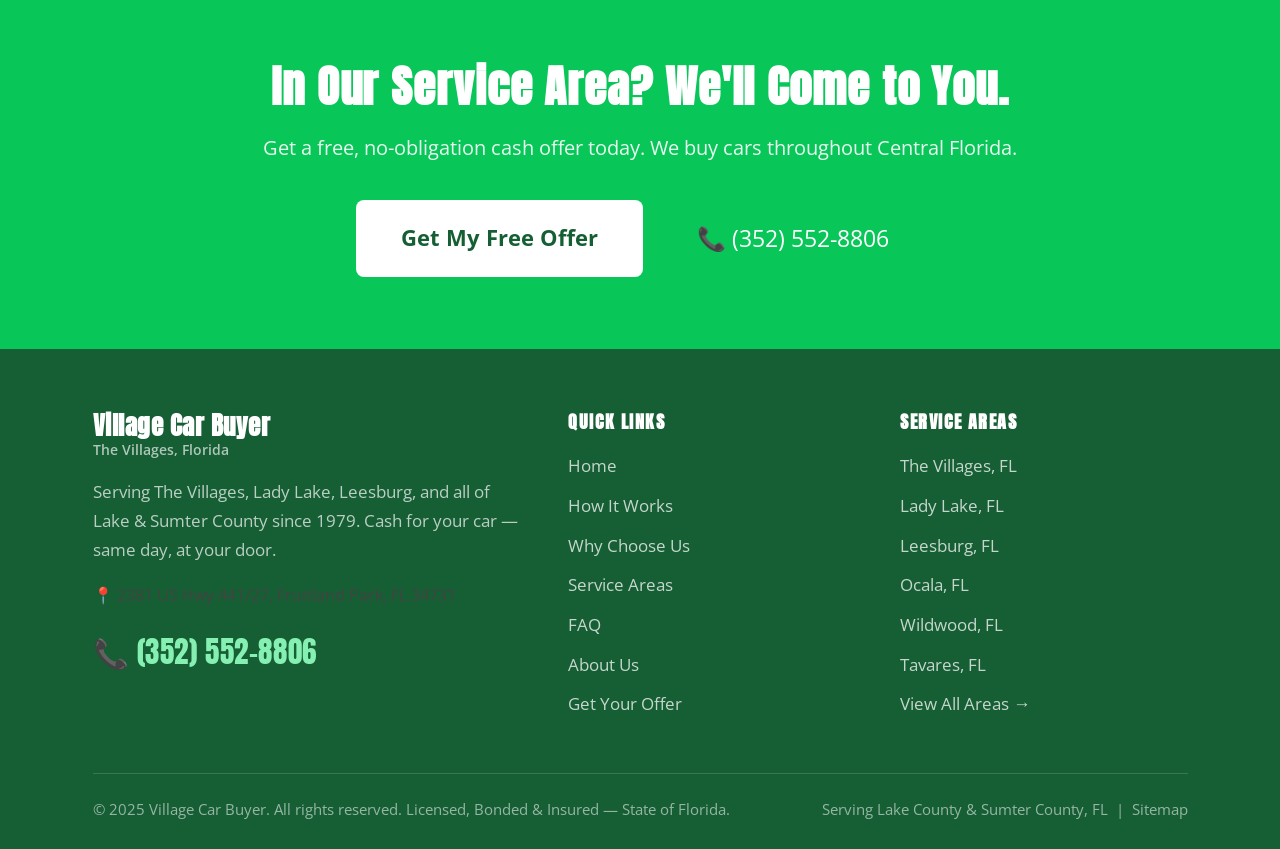
<file: service-area.html>
<!DOCTYPE html>
<html lang="en">
<head>
  <meta charset="UTF-8" />
  <meta name="viewport" content="width=device-width, initial-scale=1.0" />
  <title>Service Areas | Village Car Buyer — The Villages, Lady Lake, Leesburg, Ocala FL</title>
  <meta name="description" content="Village Car Buyer serves The Villages, Lady Lake, Leesburg, Sumter County, Wildwood, Ocala, Marion County, Tavares, Mount Dora, Eustis, and Fruitland Park, FL. Cash for cars — we come to you." />
  <meta name="keywords" content="cash for cars The Villages FL, sell my car Leesburg FL, we buy cars Lady Lake FL, car buyer Sumter County FL, sell car for cash Lake County FL, used car buyer Ocala FL, sell my car near The Villages, sell car Wildwood FL, car buyer Tavares FL, sell car Mount Dora FL" />
  <link rel="canonical" href="https://villagecarbuyer.com/service-area.html" />

  <meta property="og:title" content="Service Areas — Village Car Buyer" />
  <meta property="og:description" content="We buy cars throughout Lake County, Sumter County, and Marion County FL. Cash paid same day." />
  <meta property="og:url" content="https://villagecarbuyer.com/service-area.html" />
  <meta property="og:type" content="website" />

  <script type="application/ld+json">
  {
    "@context": "https://schema.org",
    "@type": "AutoDealer",
    "name": "Village Car Buyer",
    "url": "https://villagecarbuyer.com",
    "telephone": "+13525528806",
    "areaServed": [
      {"@type": "City", "name": "The Villages", "containedInPlace": {"@type": "State", "name": "Florida"}},
      {"@type": "City", "name": "Lady Lake", "containedInPlace": {"@type": "State", "name": "Florida"}},
      {"@type": "City", "name": "Leesburg", "containedInPlace": {"@type": "State", "name": "Florida"}},
      {"@type": "City", "name": "Wildwood", "containedInPlace": {"@type": "State", "name": "Florida"}},
      {"@type": "City", "name": "Ocala", "containedInPlace": {"@type": "State", "name": "Florida"}},
      {"@type": "City", "name": "Tavares", "containedInPlace": {"@type": "State", "name": "Florida"}},
      {"@type": "City", "name": "Mount Dora", "containedInPlace": {"@type": "State", "name": "Florida"}},
      {"@type": "City", "name": "Eustis", "containedInPlace": {"@type": "State", "name": "Florida"}},
      {"@type": "City", "name": "Fruitland Park", "containedInPlace": {"@type": "State", "name": "Florida"}},
      {"@type": "AdministrativeArea", "name": "Sumter County, Florida"},
      {"@type": "AdministrativeArea", "name": "Lake County, Florida"},
      {"@type": "AdministrativeArea", "name": "Marion County, Florida"}
    ]
  }
  </script>

  <link rel="stylesheet" href="style.css?v=2" />
</head>
<body>

<!-- ══ HEADER ══ -->
<header class="site-header">
  <div class="header-inner">
    <a href="index.html" class="logo" aria-label="Village Car Buyer Home">
      <div class="logo-icon">
        <svg viewBox="0 0 32 32" xmlns="http://www.w3.org/2000/svg" aria-hidden="true">
          <path d="M28 14l-2-6H6L4 14H2v8h2v2h4v-2h16v2h4v-2h2v-8h-2zm-20.5 5a1.5 1.5 0 110-3 1.5 1.5 0 010 3zm17 0a1.5 1.5 0 110-3 1.5 1.5 0 010 3zM6.5 13l1.5-4h16l1.5 4H6.5z"/>
        </svg>
      </div>
      <div class="logo-text">
        <strong>Village Car Buyer</strong>
        <span>The Villages, FL</span>
      </div>
    </a>
    <nav class="site-nav" aria-label="Main navigation">
      <a href="index.html">Home</a>
      <a href="how-it-works.html">How It Works</a>
      <a href="why-choose-us.html">Why Us</a>
      <a href="service-area.html">Service Areas</a>
      <a href="faq.html">FAQ</a>
      <a href="about.html">About</a>
      <a href="contact.html">Get Your Offer</a>
    </nav>
    <div class="header-cta">
      <a href="tel:+13525528806" class="header-phone">📞 (352) 552-8806</a>
      <a href="contact.html" class="btn btn--primary" style="padding:0.55rem 1.2rem;font-size:0.95rem;">Get Offer</a>
    </div>
    <button class="nav-toggle" id="nav-toggle" aria-label="Toggle navigation" aria-expanded="false">
      <span></span><span></span><span></span>
    </button>
  </div>
  <nav class="mobile-nav" id="mobile-nav" aria-label="Mobile navigation">
    <a href="index.html">Home</a>
    <a href="how-it-works.html">How It Works</a>
    <a href="why-choose-us.html">Why Choose Us</a>
    <a href="service-area.html">Service Areas</a>
    <a href="faq.html">FAQ</a>
    <a href="about.html">About</a>
    <a href="contact.html">Get Your Offer</a>
    <div class="mobile-phone">
      <a href="tel:+13525528806" class="btn btn--primary btn--lg" style="width:100%;display:block;text-align:center;">📞 (352) 552-8806</a>
    </div>
  </nav>
</header>

<!-- ══ PAGE HERO ══ -->
<section class="page-hero">
  <div class="container">
    <p class="hero-tagline" style="color:var(--green-light);">Lake, Sumter &amp; Marion Counties</p>
    <h1>We Buy Cars Across Central Florida</h1>
    <p>From The Villages to Ocala — if you're in our service area, we come to you. Cash paid same day.</p>
  </div>
</section>

<div class="breadcrumb">
  <div class="container">
    <div class="breadcrumb-inner">
      <a href="index.html">Home</a>
      <span class="sep">›</span>
      <span class="current">Service Areas</span>
    </div>
  </div>
</div>

<!-- ══ AREA CARDS ══ -->
<section class="section">
  <div class="container">
    <div class="text-center">
      <p class="section-label">Our Coverage</p>
      <h2 class="section-title">Cities &amp; Communities We Serve</h2>
      <p class="section-sub">We proudly serve residents throughout these communities. Don't see your city? Call us — we may still cover your area.</p>
    </div>

    <div class="areas-grid">

      <div class="area-card" id="the-villages">
        <h3>📍 The Villages, FL</h3>
        <p><strong>Sell my car in The Villages FL</strong> — We are Villages residents ourselves and serve the entire community: Fenney, Buttonwood, Brownwood, Spanish Springs, Lake Sumter Landing, and all surrounding villages. Cash for cars in The Villages, same day, at your door.</p>
        <p><a href="contact.html" style="color:var(--green-darker);font-weight:700;">Get an offer →</a></p>
      </div>

      <div class="area-card" id="lady-lake">
        <h3>📍 Lady Lake, FL</h3>
        <p><strong>We buy cars in Lady Lake FL</strong> — Serving Lady Lake residents with the same trusted, cash-same-day service. We come directly to your home in Lady Lake or anywhere in Lake County.</p>
        <p><a href="contact.html" style="color:var(--green-darker);font-weight:700;">Get an offer →</a></p>
      </div>

      <div class="area-card" id="leesburg">
        <h3>📍 Leesburg, FL</h3>
        <p><strong>Sell my car in Leesburg FL</strong> — Village Car Buyer serves all of Leesburg and the surrounding Lake County area. Whether you're off US-27, near downtown Leesburg, or in a surrounding neighborhood, we'll come to you.</p>
        <p><a href="contact.html" style="color:var(--green-darker);font-weight:700;">Get an offer →</a></p>
      </div>

      <div class="area-card" id="sumter-county">
        <h3>📍 Sumter County, FL</h3>
        <p><strong>Car buyer in Sumter County FL</strong> — Sumter County is home to a large part of The Villages community and we serve every corner of it. Wildwood, Coleman, Webster, and beyond — we'll make the drive so you don't have to.</p>
        <p><a href="contact.html" style="color:var(--green-darker);font-weight:700;">Get an offer →</a></p>
      </div>

      <div class="area-card" id="wildwood">
        <h3>📍 Wildwood, FL</h3>
        <p><strong>Sell your car in Wildwood FL</strong> — Wildwood sits right in the heart of our service territory. Quick, no-hassle car buying with same-day cash payment. Call us or fill out the form for a fast offer.</p>
        <p><a href="contact.html" style="color:var(--green-darker);font-weight:700;">Get an offer →</a></p>
      </div>

      <div class="area-card" id="ocala">
        <h3>📍 Ocala, FL</h3>
        <p><strong>Used car buyer in Ocala FL</strong> — Serving Ocala and all of Marion County. If you're looking to sell your car for cash in Ocala without the dealership drama, give us a call. We make the trip — you make the cash.</p>
        <p><a href="contact.html" style="color:var(--green-darker);font-weight:700;">Get an offer →</a></p>
      </div>

      <div class="area-card" id="marion-county">
        <h3>📍 Marion County, FL</h3>
        <p><strong>Sell car for cash in Marion County FL</strong> — We extend our service throughout Marion County including Silver Springs Shores, Belleview, Dunnellon, and surrounding areas. Same trusted service, same-day cash.</p>
        <p><a href="contact.html" style="color:var(--green-darker);font-weight:700;">Get an offer →</a></p>
      </div>

      <div class="area-card" id="tavares">
        <h3>📍 Tavares, FL</h3>
        <p><strong>Cash for cars in Tavares FL</strong> — The Lake County seat and home to Florida's Seaplane City. Village Car Buyer serves Tavares residents looking to sell their car fast for cash. We come to your home — you get paid same day.</p>
        <p><a href="contact.html" style="color:var(--green-darker);font-weight:700;">Get an offer →</a></p>
      </div>

      <div class="area-card" id="mount-dora">
        <h3>📍 Mount Dora, FL</h3>
        <p><strong>Sell your car in Mount Dora FL</strong> — Beautiful downtown Mount Dora and surrounding neighborhoods are within our service area. Get a fair, honest cash offer without leaving your driveway.</p>
        <p><a href="contact.html" style="color:var(--green-darker);font-weight:700;">Get an offer →</a></p>
      </div>

      <div class="area-card" id="eustis">
        <h3>📍 Eustis, FL</h3>
        <p><strong>We buy cars in Eustis FL</strong> — Serving Eustis and the north Lake County area. Quick appraisals, fair cash offers, same-day payment. No trip to the dealership required.</p>
        <p><a href="contact.html" style="color:var(--green-darker);font-weight:700;">Get an offer →</a></p>
      </div>

      <div class="area-card" id="fruitland-park">
        <h3>📍 Fruitland Park, FL</h3>
        <p><strong>Sell your car in Fruitland Park FL</strong> — Fruitland Park residents can take advantage of our convenient, come-to-you car buying service. Fair prices, same-day cash, no hassle.</p>
        <p><a href="contact.html" style="color:var(--green-darker);font-weight:700;">Get an offer →</a></p>
      </div>

      <div class="area-card" style="border-color:var(--green-darker);background:var(--gray-light);">
        <h3>📍 Don't See Your City?</h3>
        <p>We may still serve your area! Give us a call at <a href="tel:+13525528806" style="font-weight:700;color:var(--green-dark);">(352) 552-8806</a> and we'll let you know right away. We're always expanding our coverage throughout Central Florida.</p>
        <p><a href="tel:+13525528806" class="btn btn--primary" style="margin-top:0.5rem;">📞 Call Now</a></p>
      </div>

    </div>
  </div>
</section>

<!-- ══ MAP ══ -->
<section class="section section--gray">
  <div class="container">
    <div class="text-center">
      <p class="section-label">Find Us</p>
      <h2 class="section-title">Our Service Territory</h2>
      <p class="section-sub">Centered on The Villages, FL — serving Lake, Sumter, and Marion Counties.</p>
    </div>
    <div class="map-wrap">
      <iframe
        title="Village Car Buyer Service Area — The Villages, FL"
        src="https://www.google.com/maps/embed?pb=!1m18!1m12!1m3!1d225120.8!2d-81.9583!3d28.9!2m3!1f0!2f0!3f0!3m2!1i1024!2i768!4f13.1!3m3!1m2!1s0x88e827234e851d2b%3A0x5f3e28f2cb7e4e4a!2sThe%20Villages%2C%20FL!5e0!3m2!1sen!2sus!4v1700000000000"
        allowfullscreen=""
        loading="lazy"
        referrerpolicy="no-referrer-when-downgrade">
      </iframe>
    </div>
  </div>
</section>

<!-- ══ CTA ══ -->
<section class="cta-banner">
  <div class="container">
    <h2>In Our Service Area? We'll Come to You.</h2>
    <p>Get a free, no-obligation cash offer today. We buy cars throughout Central Florida.</p>
    <div class="cta-actions">
      <a href="contact.html" class="btn btn--white btn--lg">Get My Free Offer</a>
      <a href="tel:+13525528806" class="btn--phone btn--lg">📞 (352) 552-8806</a>
    </div>
  </div>
</section>

<!-- ══ FOOTER ══ -->
<footer class="site-footer">
  <div class="container">
    <div class="footer-grid">
      <div class="footer-brand">
        <div class="logo-text">
          <strong>Village Car Buyer</strong>
          <span>The Villages, Florida</span>
        </div>
        <p>Serving The Villages, Lady Lake, Leesburg, and all of Lake &amp; Sumter County since 1979. Cash for your car — same day, at your door.</p>
        <p style="font-size:0.9rem;color:var(--text-mid);margin-top:0.25rem;">📍 2381 US Hwy 441/27, Fruitland Park, FL 34731</p>
        <a href="tel:+13525528806" class="footer-phone-big">📞 (352) 552-8806</a>
      </div>
      <div class="footer-col">
        <h4>Quick Links</h4>
        <ul>
          <li><a href="index.html">Home</a></li>
          <li><a href="how-it-works.html">How It Works</a></li>
          <li><a href="why-choose-us.html">Why Choose Us</a></li>
          <li><a href="service-area.html">Service Areas</a></li>
          <li><a href="faq.html">FAQ</a></li>
          <li><a href="about.html">About Us</a></li>
          <li><a href="contact.html">Get Your Offer</a></li>
        </ul>
      </div>
      <div class="footer-col">
        <h4>Service Areas</h4>
        <ul>
          <li><a href="service-area.html#the-villages">The Villages, FL</a></li>
          <li><a href="service-area.html#lady-lake">Lady Lake, FL</a></li>
          <li><a href="service-area.html#leesburg">Leesburg, FL</a></li>
          <li><a href="service-area.html#ocala">Ocala, FL</a></li>
          <li><a href="service-area.html#wildwood">Wildwood, FL</a></li>
          <li><a href="service-area.html#tavares">Tavares, FL</a></li>
          <li><a href="service-area.html">View All Areas →</a></li>
        </ul>
      </div>
    </div>
    <hr class="footer-divider" />
    <div class="footer-bottom">
      <span>&copy; 2025 Village Car Buyer. All rights reserved. Licensed, Bonded &amp; Insured — State of Florida.</span>
      <span>Serving Lake County &amp; Sumter County, FL &nbsp;|&nbsp; <a href="sitemap.xml">Sitemap</a></span>
    </div>
  </div>
</footer>

<button id="scroll-top" aria-label="Scroll to top">↑</button>
<script src="script.js"></script>
</body>
</html>
</file>
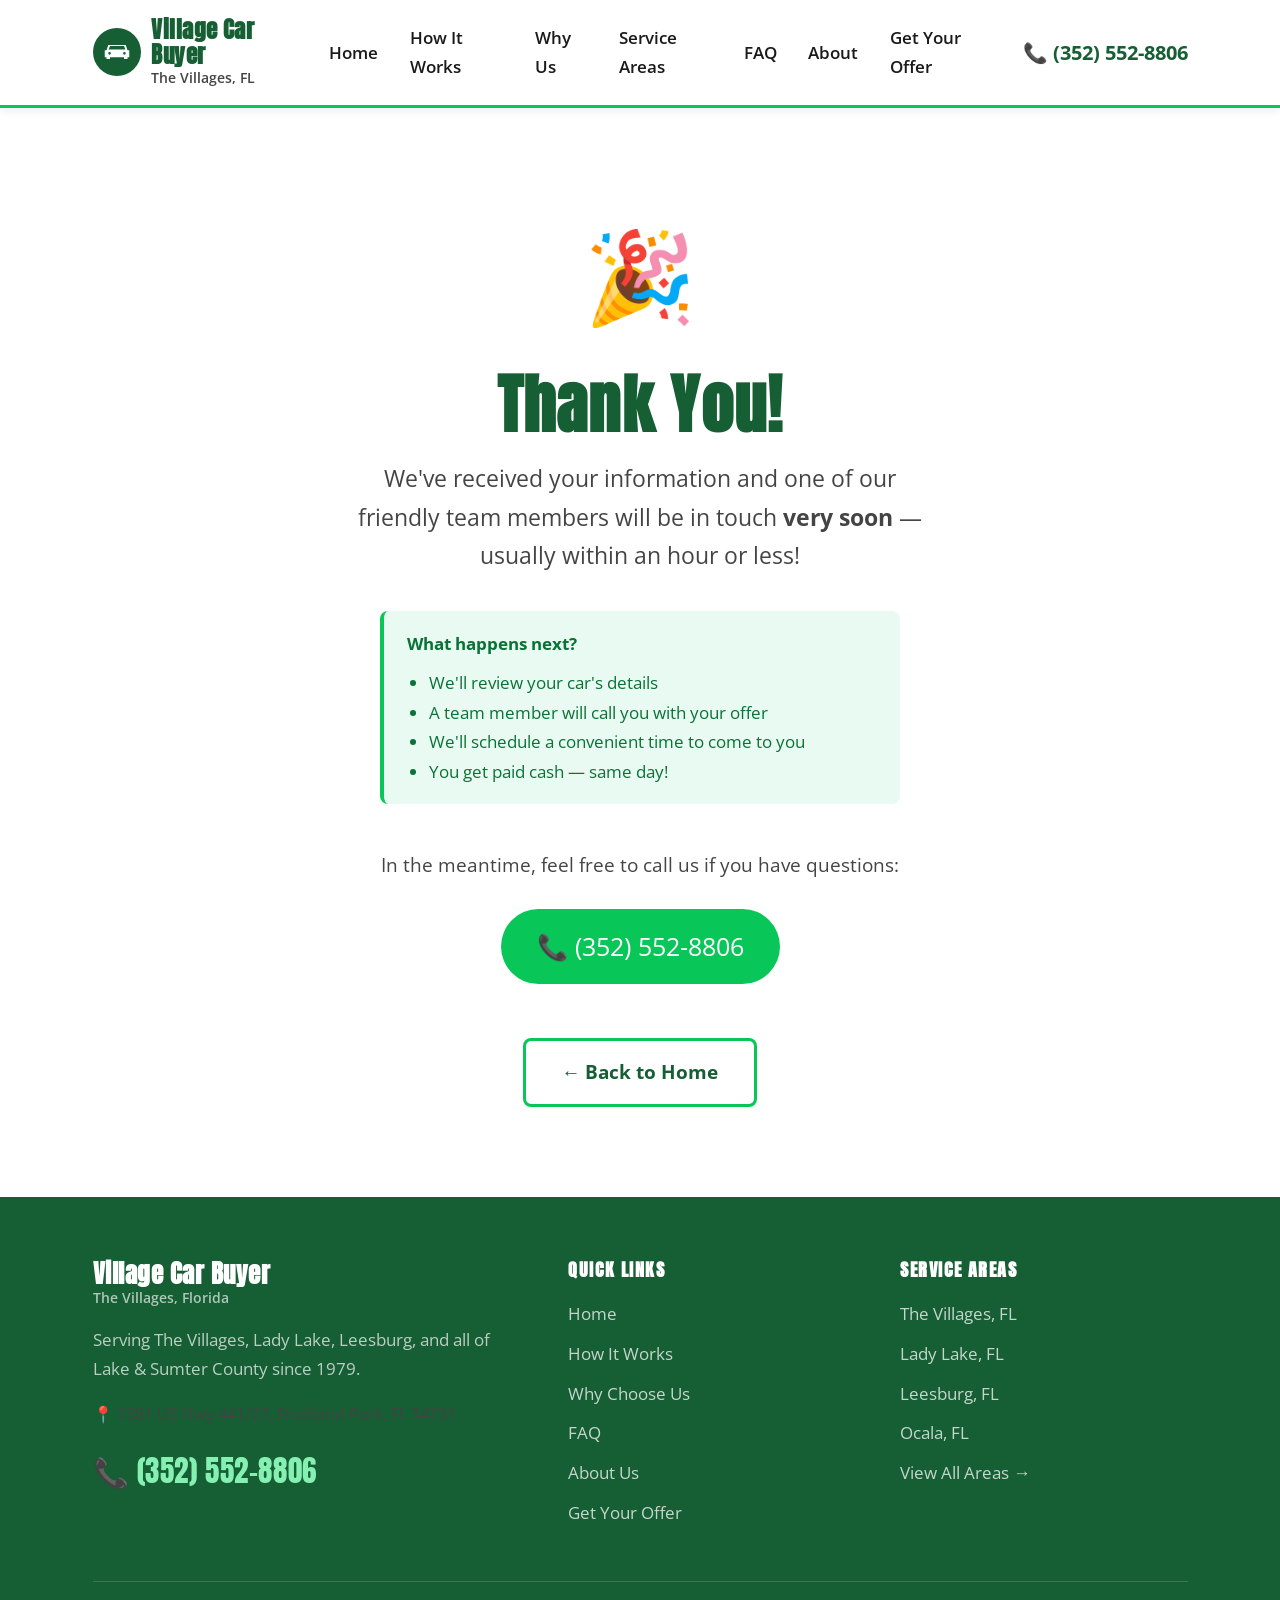
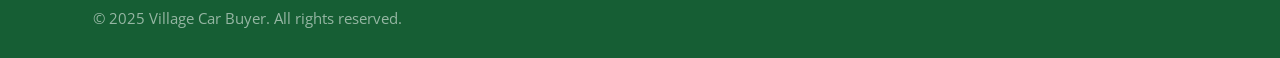
<file: thank-you.html>
<!DOCTYPE html>
<html lang="en">
<head>
  <meta charset="UTF-8" />
  <meta name="viewport" content="width=device-width, initial-scale=1.0" />
  <title>Thank You! | Village Car Buyer</title>
  <meta name="description" content="Thank you for submitting your car's information to Village Car Buyer. We'll be in touch shortly!" />
  <meta name="robots" content="noindex, nofollow" />
  <link rel="stylesheet" href="style.css?v=2" />
</head>
<body>

<!-- ══ HEADER ══ -->
<header class="site-header">
  <div class="header-inner">
    <a href="index.html" class="logo" aria-label="Village Car Buyer Home">
      <div class="logo-icon">
        <svg viewBox="0 0 32 32" xmlns="http://www.w3.org/2000/svg" aria-hidden="true">
          <path d="M28 14l-2-6H6L4 14H2v8h2v2h4v-2h16v2h4v-2h2v-8h-2zm-20.5 5a1.5 1.5 0 110-3 1.5 1.5 0 010 3zm17 0a1.5 1.5 0 110-3 1.5 1.5 0 010 3zM6.5 13l1.5-4h16l1.5 4H6.5z"/>
        </svg>
      </div>
      <div class="logo-text">
        <strong>Village Car Buyer</strong>
        <span>The Villages, FL</span>
      </div>
    </a>
    <nav class="site-nav" aria-label="Main navigation">
      <a href="index.html">Home</a>
      <a href="how-it-works.html">How It Works</a>
      <a href="why-choose-us.html">Why Us</a>
      <a href="service-area.html">Service Areas</a>
      <a href="faq.html">FAQ</a>
      <a href="about.html">About</a>
      <a href="contact.html">Get Your Offer</a>
    </nav>
    <div class="header-cta">
      <a href="tel:+13525528806" class="header-phone">📞 (352) 552-8806</a>
    </div>
    <button class="nav-toggle" id="nav-toggle" aria-label="Toggle navigation" aria-expanded="false">
      <span></span><span></span><span></span>
    </button>
  </div>
  <nav class="mobile-nav" id="mobile-nav" aria-label="Mobile navigation">
    <a href="index.html">Home</a>
    <a href="how-it-works.html">How It Works</a>
    <a href="why-choose-us.html">Why Choose Us</a>
    <a href="service-area.html">Service Areas</a>
    <a href="faq.html">FAQ</a>
    <a href="about.html">About</a>
    <a href="contact.html">Get Your Offer</a>
    <div class="mobile-phone">
      <a href="tel:+13525528806" class="btn btn--primary btn--lg" style="width:100%;display:block;text-align:center;">📞 (352) 552-8806</a>
    </div>
  </nav>
</header>

<!-- ══ THANK YOU ══ -->
<section class="section" style="min-height:60vh;display:flex;align-items:center;">
  <div class="container text-center">
    <div style="font-size:5rem;margin-bottom:1rem;">🎉</div>
    <h1 style="color:var(--green-dark);margin-bottom:1rem;">Thank You!</h1>
    <p style="font-size:1.25rem;color:var(--text-mid);max-width:580px;margin:0 auto 2rem;">We've received your information and one of our friendly team members will be in touch <strong>very soon</strong> — usually within an hour or less!</p>

    <div class="notice notice--success" style="max-width:520px;margin:0 auto 2.5rem;text-align:left;">
      <strong>What happens next?</strong>
      <ul style="margin:0.5rem 0 0 1.25rem;">
        <li>We'll review your car's details</li>
        <li>A team member will call you with your offer</li>
        <li>We'll schedule a convenient time to come to you</li>
        <li>You get paid cash — same day!</li>
      </ul>
    </div>

    <p style="color:var(--text-mid);margin-bottom:1.5rem;">In the meantime, feel free to call us if you have questions:</p>
    <a href="tel:+13525528806" class="btn--phone btn--lg" style="font-size:1.4rem;">📞 (352) 552-8806</a>

    <div style="margin-top:3rem;">
      <a href="index.html" class="btn btn--outline">← Back to Home</a>
    </div>
  </div>
</section>

<!-- ══ FOOTER ══ -->
<footer class="site-footer">
  <div class="container">
    <div class="footer-grid">
      <div class="footer-brand">
        <div class="logo-text">
          <strong>Village Car Buyer</strong>
          <span>The Villages, Florida</span>
        </div>
        <p>Serving The Villages, Lady Lake, Leesburg, and all of Lake &amp; Sumter County since 1979.</p>
        <p style="font-size:0.9rem;color:var(--text-mid);margin-top:0.25rem;">📍 2381 US Hwy 441/27, Fruitland Park, FL 34731</p>
        <a href="tel:+13525528806" class="footer-phone-big">📞 (352) 552-8806</a>
      </div>
      <div class="footer-col">
        <h4>Quick Links</h4>
        <ul>
          <li><a href="index.html">Home</a></li>
          <li><a href="how-it-works.html">How It Works</a></li>
          <li><a href="why-choose-us.html">Why Choose Us</a></li>
          <li><a href="faq.html">FAQ</a></li>
          <li><a href="about.html">About Us</a></li>
          <li><a href="contact.html">Get Your Offer</a></li>
        </ul>
      </div>
      <div class="footer-col">
        <h4>Service Areas</h4>
        <ul>
          <li><a href="service-area.html#the-villages">The Villages, FL</a></li>
          <li><a href="service-area.html#lady-lake">Lady Lake, FL</a></li>
          <li><a href="service-area.html#leesburg">Leesburg, FL</a></li>
          <li><a href="service-area.html#ocala">Ocala, FL</a></li>
          <li><a href="service-area.html">View All Areas →</a></li>
        </ul>
      </div>
    </div>
    <hr class="footer-divider" />
    <div class="footer-bottom">
      <span>&copy; 2025 Village Car Buyer. All rights reserved.</span>
    </div>
  </div>
</footer>

<script src="script.js"></script>
</body>
</html>
</file>
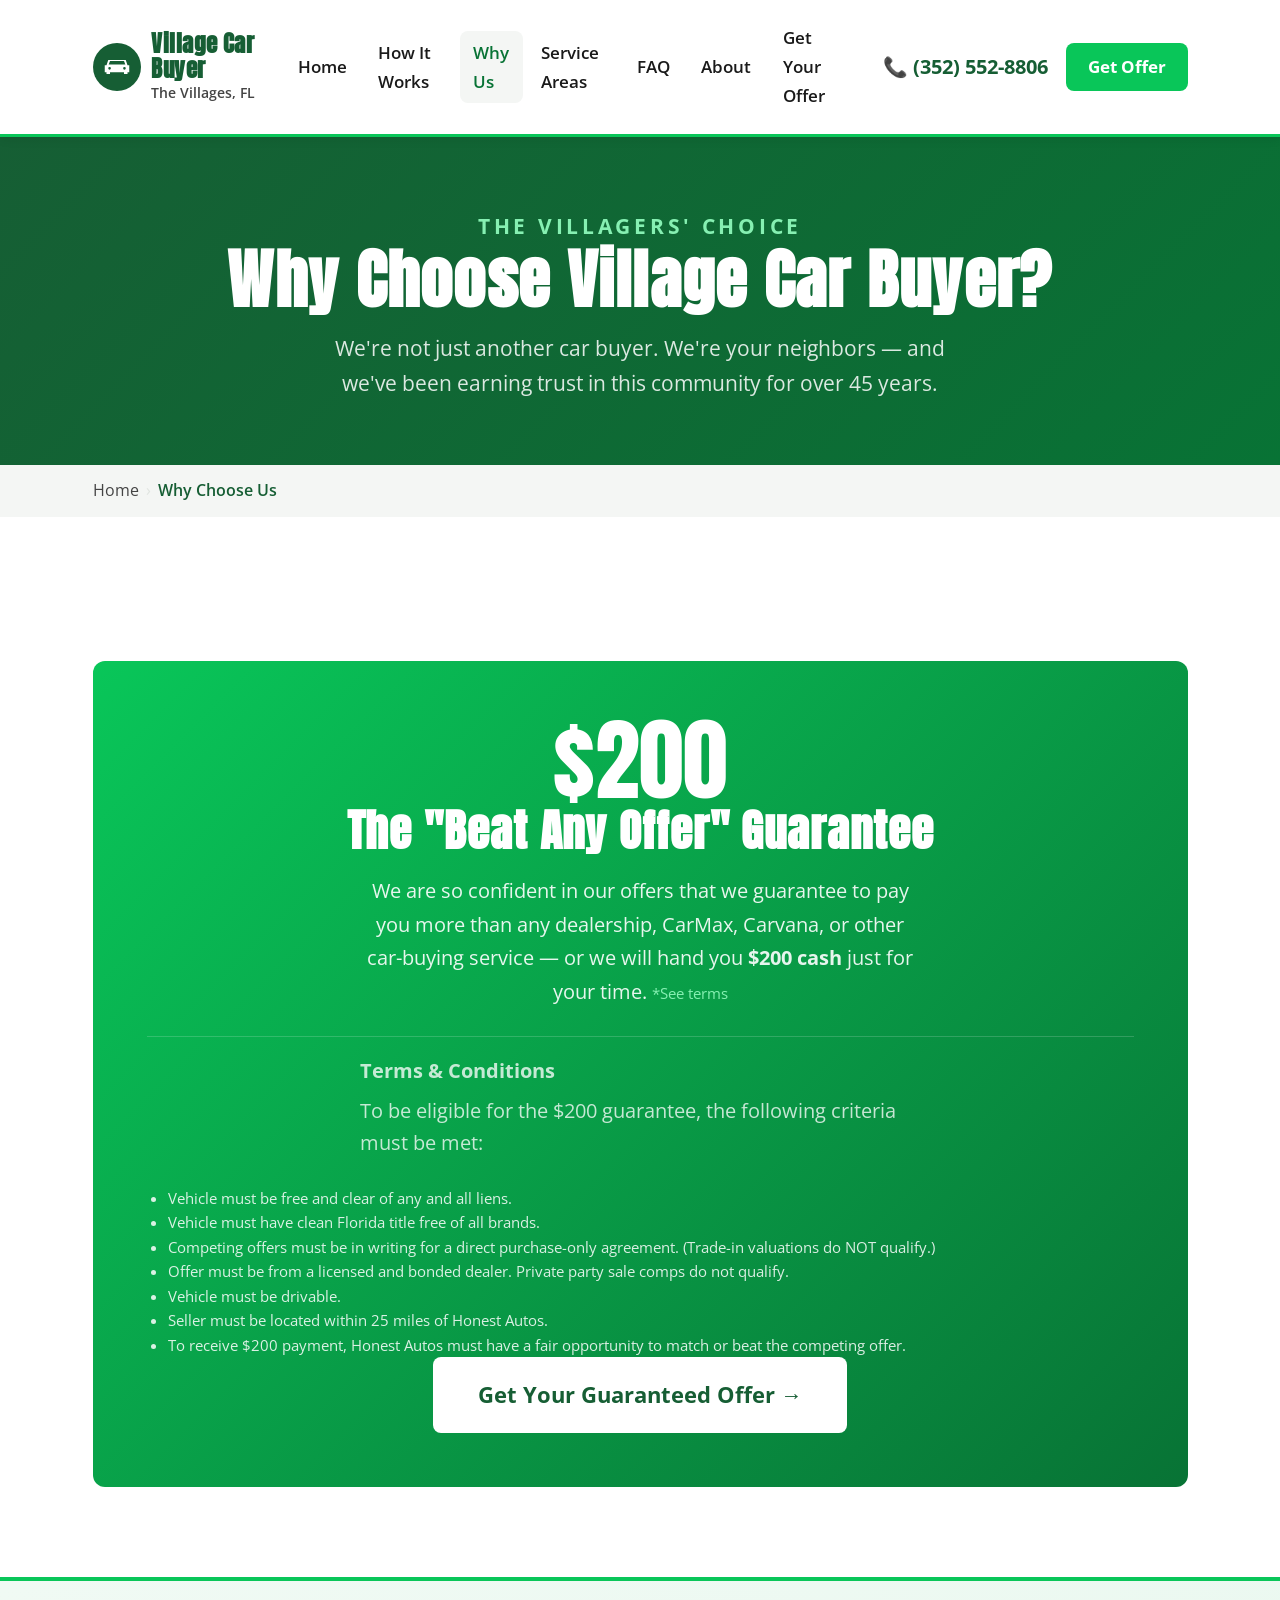
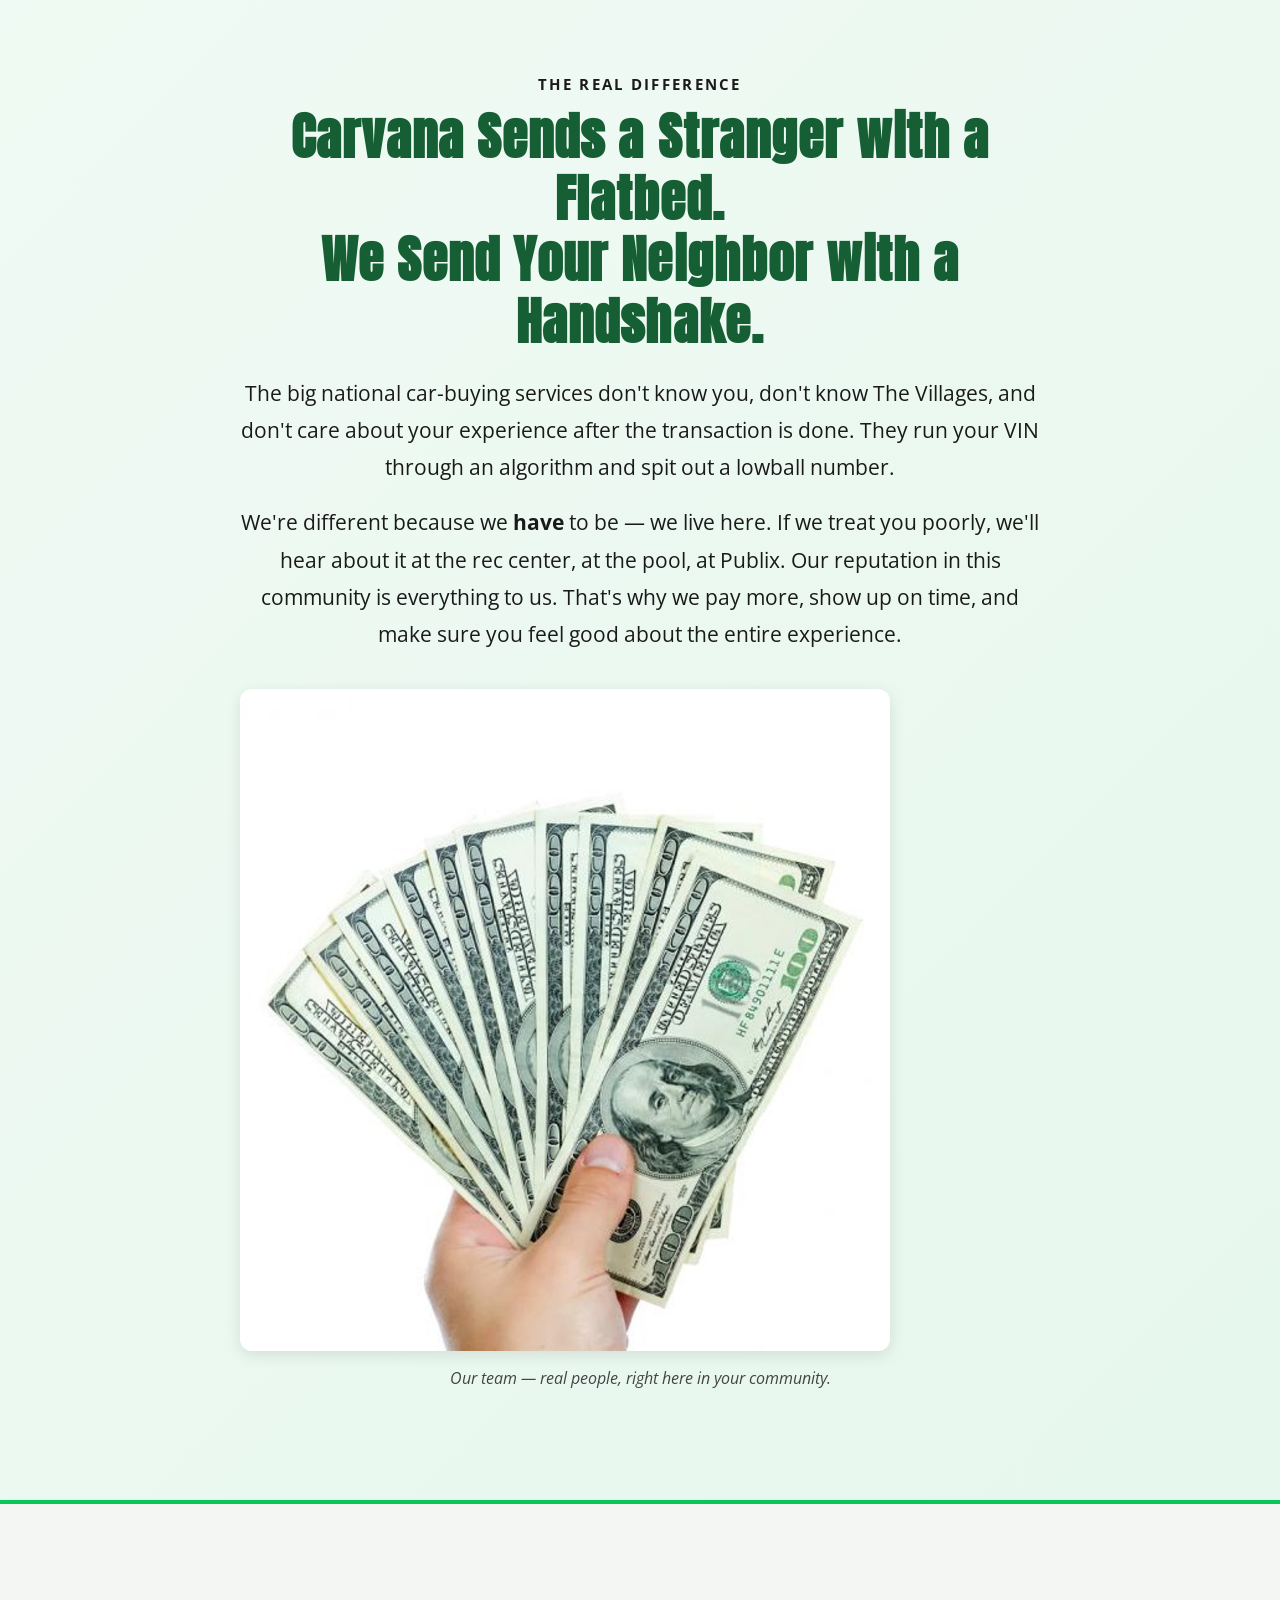
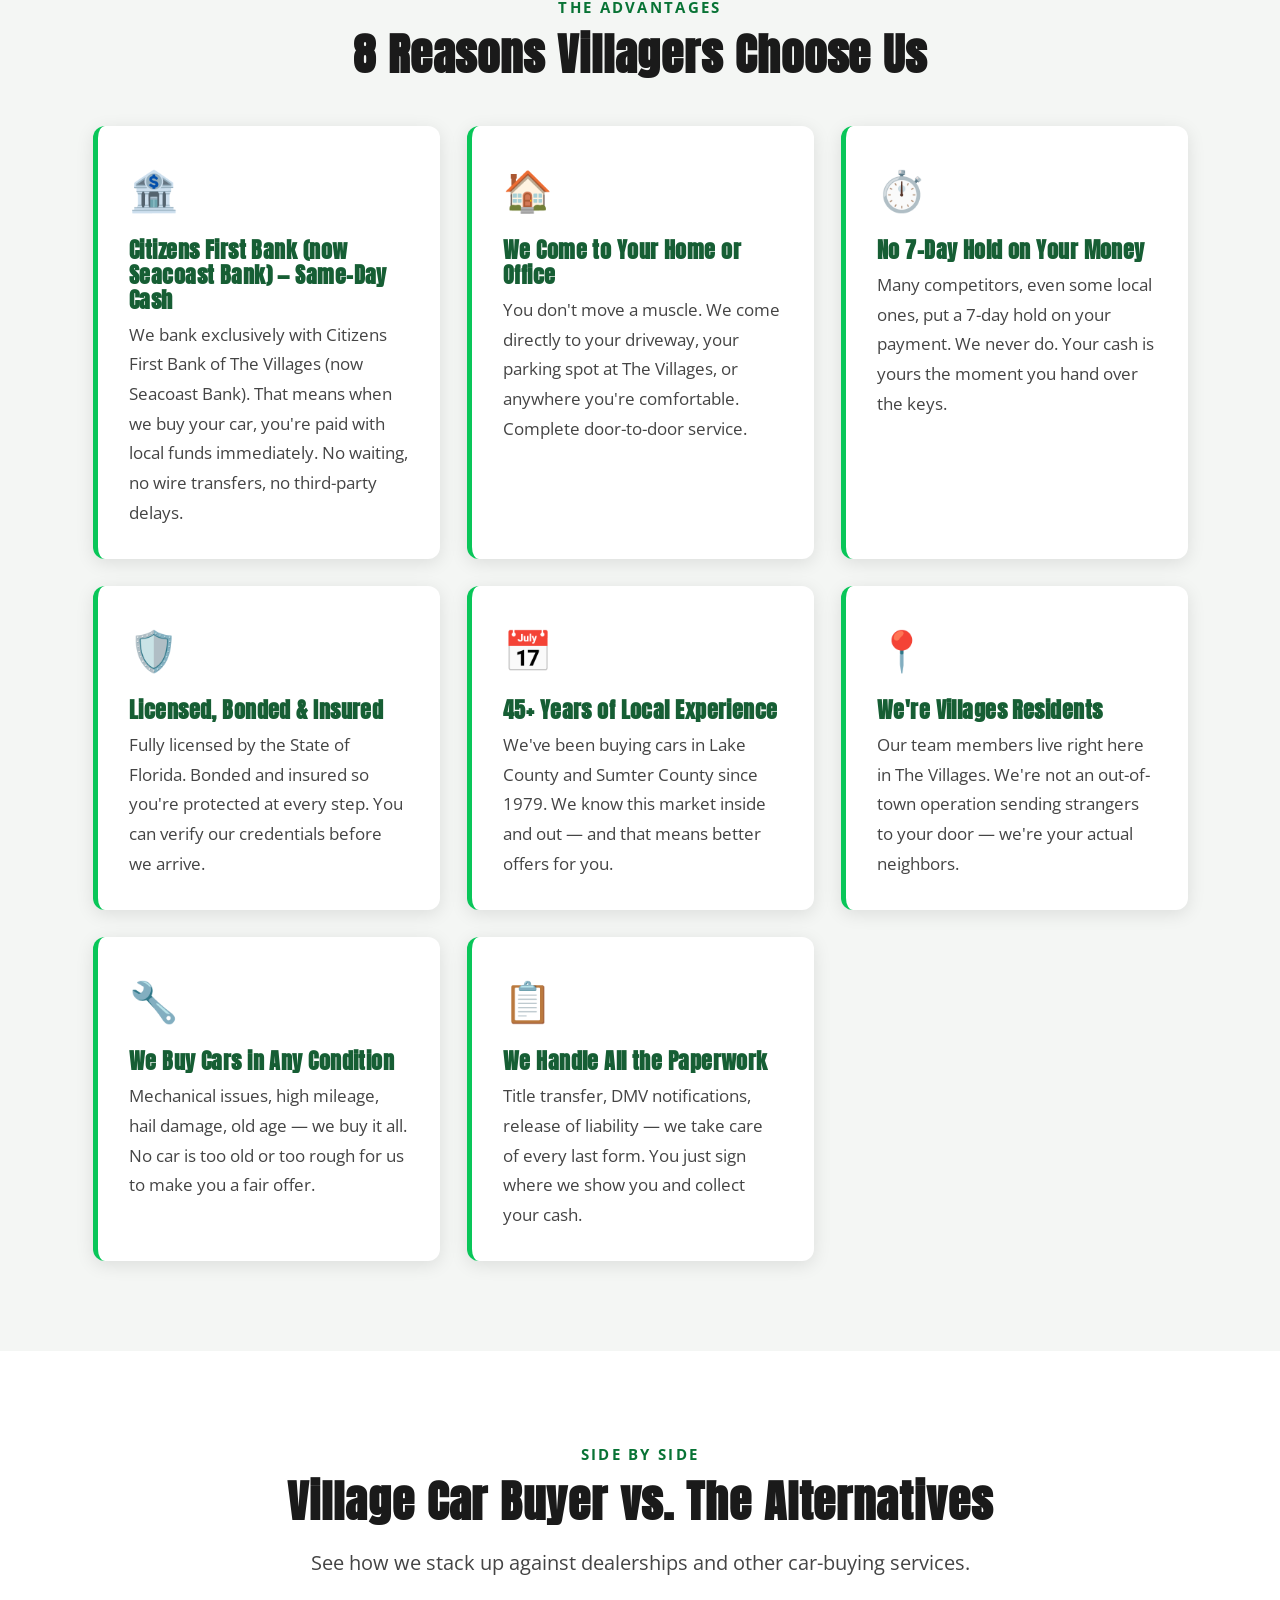
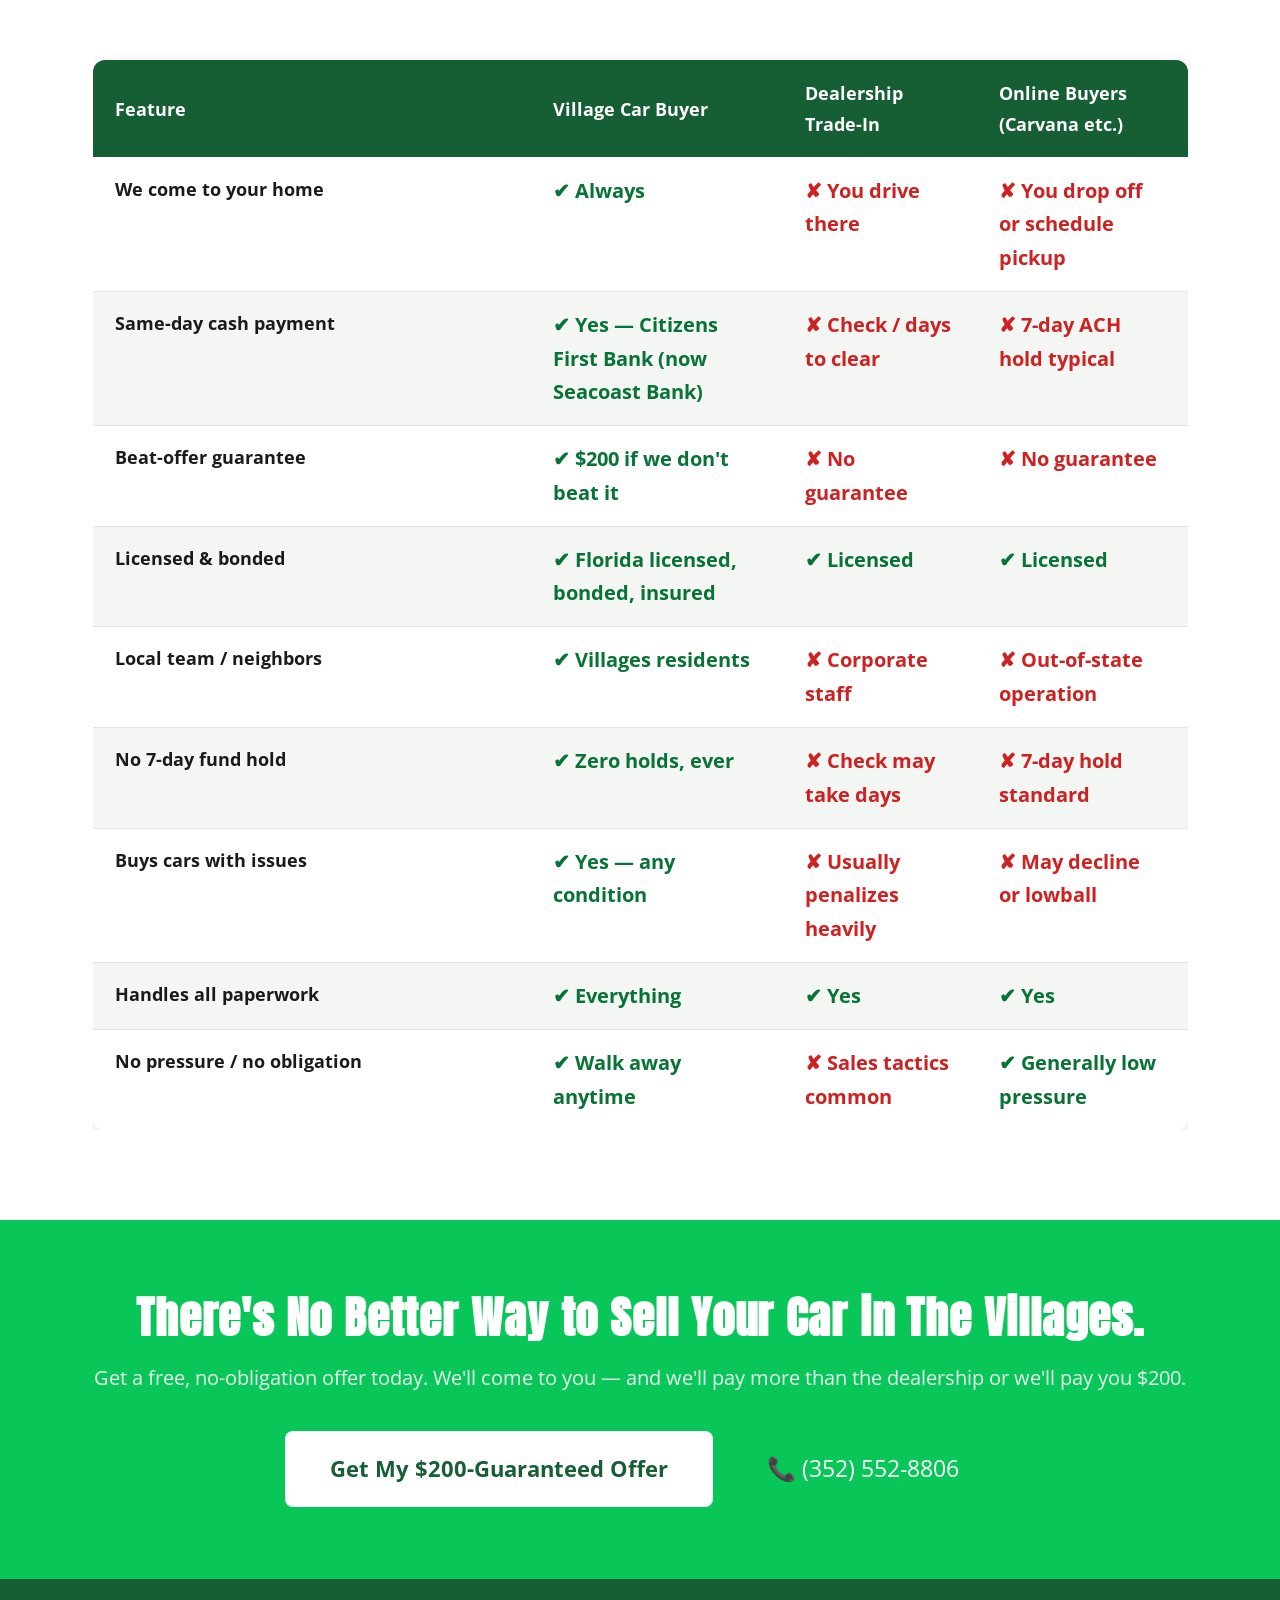
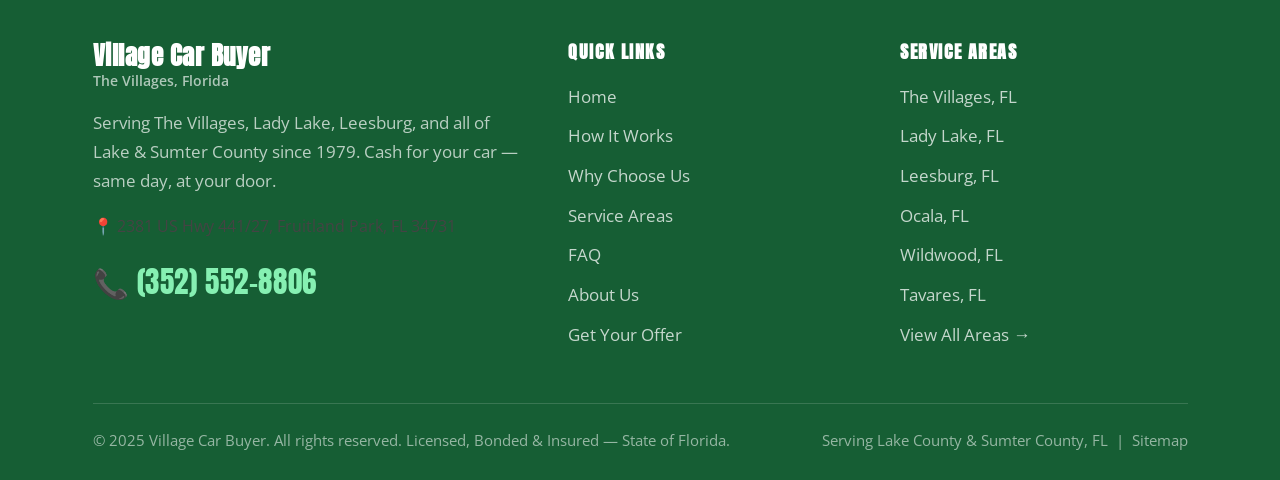
<file: why-choose-us.html>
<!DOCTYPE html>
<html lang="en">
<head>
  <meta charset="UTF-8" />
  <meta name="viewport" content="width=device-width, initial-scale=1.0" />
  <title>Why Choose Village Car Buyer | $200 Guarantee, Cash Same Day, The Villages FL</title>
  <meta name="description" content="Village Car Buyer beats every offer or pays you $200. Same-day cash from Citizens First Bank (now Seacoast Bank), we come to your home, licensed &amp; bonded, 45 years experience. No dealership hassles." />
  <meta name="keywords" content="why sell car Village Car Buyer, best car buyer The Villages FL, $200 guarantee car buyer, sell car without dealer The Villages" />
  <link rel="canonical" href="https://villagecarbuyer.com/why-choose-us.html" />

  <meta property="og:title" content="Why Choose Village Car Buyer — $200 Guarantee, Same-Day Cash" />
  <meta property="og:description" content="Beat any offer guarantee, same-day cash, we come to you. Licensed, bonded, 45 years experience in The Villages, FL." />
  <meta property="og:url" content="https://villagecarbuyer.com/why-choose-us.html" />
  <meta property="og:type" content="website" />

  <link rel="stylesheet" href="style.css?v=2" />
</head>
<body>

<!-- ══ HEADER ══ -->
<header class="site-header">
  <div class="header-inner">
    <a href="index.html" class="logo" aria-label="Village Car Buyer Home">
      <div class="logo-icon">
        <svg viewBox="0 0 32 32" xmlns="http://www.w3.org/2000/svg" aria-hidden="true">
          <path d="M28 14l-2-6H6L4 14H2v8h2v2h4v-2h16v2h4v-2h2v-8h-2zm-20.5 5a1.5 1.5 0 110-3 1.5 1.5 0 010 3zm17 0a1.5 1.5 0 110-3 1.5 1.5 0 010 3zM6.5 13l1.5-4h16l1.5 4H6.5z"/>
        </svg>
      </div>
      <div class="logo-text">
        <strong>Village Car Buyer</strong>
        <span>The Villages, FL</span>
      </div>
    </a>
    <nav class="site-nav" aria-label="Main navigation">
      <a href="index.html">Home</a>
      <a href="how-it-works.html">How It Works</a>
      <a href="why-choose-us.html">Why Us</a>
      <a href="service-area.html">Service Areas</a>
      <a href="faq.html">FAQ</a>
      <a href="about.html">About</a>
      <a href="contact.html">Get Your Offer</a>
    </nav>
    <div class="header-cta">
      <a href="tel:+13525528806" class="header-phone">📞 (352) 552-8806</a>
      <a href="contact.html" class="btn btn--primary" style="padding:0.55rem 1.2rem;font-size:0.95rem;">Get Offer</a>
    </div>
    <button class="nav-toggle" id="nav-toggle" aria-label="Toggle navigation" aria-expanded="false">
      <span></span><span></span><span></span>
    </button>
  </div>
  <nav class="mobile-nav" id="mobile-nav" aria-label="Mobile navigation">
    <a href="index.html">Home</a>
    <a href="how-it-works.html">How It Works</a>
    <a href="why-choose-us.html">Why Choose Us</a>
    <a href="service-area.html">Service Areas</a>
    <a href="faq.html">FAQ</a>
    <a href="about.html">About</a>
    <a href="contact.html">Get Your Offer</a>
    <div class="mobile-phone">
      <a href="tel:+13525528806" class="btn btn--primary btn--lg" style="width:100%;display:block;text-align:center;">📞 (352) 552-8806</a>
    </div>
  </nav>
</header>

<!-- ══ PAGE HERO ══ -->
<section class="page-hero">
  <div class="container">
    <p class="hero-tagline" style="color:var(--green-light);">The Villagers' Choice</p>
    <h1>Why Choose Village Car Buyer?</h1>
    <p>We're not just another car buyer. We're your neighbors — and we've been earning trust in this community for over 45 years.</p>
  </div>
</section>

<div class="breadcrumb">
  <div class="container">
    <div class="breadcrumb-inner">
      <a href="index.html">Home</a>
      <span class="sep">›</span>
      <span class="current">Why Choose Us</span>
    </div>
  </div>
</div>

<!-- ══ GUARANTEE ══ -->
<section class="section" style="padding-bottom:2rem;">
  <div class="container">
    <div class="guarantee-box">
      <div class="guarantee-amount">$200</div>
      <h2>The "Beat Any Offer" Guarantee</h2>
      <p>We are so confident in our offers that we guarantee to pay you more than any dealership, CarMax, Carvana, or other car-buying service — or we will hand you <strong>$200 cash</strong> just for your time. <a href="#guarantee-terms" style="color:var(--green-light);font-size:0.85rem;">*See terms</a></p>
      <div id="guarantee-terms" style="margin-top:1.5rem;padding-top:1rem;border-top:1px solid rgba(255,255,255,0.2);text-align:left;font-size:0.85rem;line-height:1.6;opacity:0.85;">
        <p style="font-weight:700;margin-bottom:0.5rem;">Terms &amp; Conditions</p>
        <p>To be eligible for the $200 guarantee, the following criteria must be met:</p>
        <ul style="margin:0.5rem 0 0 1.2rem;list-style:disc;">
          <li>Vehicle must be free and clear of any and all liens.</li>
          <li>Vehicle must have clean Florida title free of all brands.</li>
          <li>Competing offers must be in writing for a direct purchase-only agreement. (Trade-in valuations do NOT qualify.)</li>
          <li>Offer must be from a licensed and bonded dealer. Private party sale comps do not qualify.</li>
          <li>Vehicle must be drivable.</li>
          <li>Seller must be located within 25 miles of Honest Autos.</li>
          <li>To receive $200 payment, Honest Autos must have a fair opportunity to match or beat the competing offer.</li>
        </ul>
      </div>
      <a href="contact.html" class="btn btn--white btn--lg">Get Your Guaranteed Offer →</a>
    </div>
  </div>
</section>

<!-- ══ LOCAL TEAM CALLOUT ══ -->
<section class="section section--local">
  <div class="container">
    <div class="local-banner" style="text-align:center;">
      <div class="local-banner-content" style="max-width:800px;margin:0 auto;">
        <p class="section-label" style="color:var(--green-primary);">The Real Difference</p>
        <h2 class="section-title" style="color:var(--green-dark);">Carvana Sends a Stranger with a Flatbed.<br>We Send Your Neighbor with a Handshake.</h2>
        <p style="font-size:1.15rem;line-height:1.8;">
          The big national car-buying services don't know you, don't know The Villages, and don't care about your experience after the transaction is done. They run your VIN through an algorithm and spit out a lowball number.
        </p>
        <p style="font-size:1.15rem;line-height:1.8;margin-top:1rem;">
          We're different because we <strong>have</strong> to be — we live here. If we treat you poorly, we'll hear about it at the rec center, at the pool, at Publix. Our reputation in this community is everything to us. That's why we pay more, show up on time, and make sure you feel good about the entire experience.
        </p>
        <img src="images/team-photo.jpg" alt="The Village Car Buyer local team" style="width:100%;max-width:650px;border-radius:12px;margin-top:2rem;box-shadow:0 4px 15px rgba(0,0,0,0.1);" loading="lazy" />
        <p style="font-size:0.9rem;color:var(--text-mid);margin-top:0.75rem;font-style:italic;">Our team — real people, right here in your community.</p>
      </div>
    </div>
  </div>
</section>

<!-- ══ REASONS ══ -->
<section class="section section--gray">
  <div class="container">
    <div class="text-center">
      <p class="section-label">The Advantages</p>
      <h2 class="section-title">8 Reasons Villagers Choose Us</h2>
    </div>

    <div class="reasons-grid" style="margin-top:2.5rem;">
      <div class="reason-card">
        <div class="reason-icon">🏦</div>
        <h3>Citizens First Bank (now Seacoast Bank) — Same-Day Cash</h3>
        <p>We bank exclusively with Citizens First Bank of The Villages (now Seacoast Bank). That means when we buy your car, you're paid with local funds immediately. No waiting, no wire transfers, no third-party delays.</p>
      </div>
      <div class="reason-card">
        <div class="reason-icon">🏠</div>
        <h3>We Come to Your Home or Office</h3>
        <p>You don't move a muscle. We come directly to your driveway, your parking spot at The Villages, or anywhere you're comfortable. Complete door-to-door service.</p>
      </div>
      <div class="reason-card">
        <div class="reason-icon">⏱️</div>
        <h3>No 7-Day Hold on Your Money</h3>
        <p>Many competitors, even some local ones, put a 7-day hold on your payment. We never do. Your cash is yours the moment you hand over the keys.</p>
      </div>
      <div class="reason-card">
        <div class="reason-icon">🛡️</div>
        <h3>Licensed, Bonded &amp; Insured</h3>
        <p>Fully licensed by the State of Florida. Bonded and insured so you're protected at every step. You can verify our credentials before we arrive.</p>
      </div>
      <div class="reason-card">
        <div class="reason-icon">📅</div>
        <h3>45+ Years of Local Experience</h3>
        <p>We've been buying cars in Lake County and Sumter County since 1979. We know this market inside and out — and that means better offers for you.</p>
      </div>
      <div class="reason-card">
        <div class="reason-icon">📍</div>
        <h3>We're Villages Residents</h3>
        <p>Our team members live right here in The Villages. We're not an out-of-town operation sending strangers to your door — we're your actual neighbors.</p>
      </div>
      <div class="reason-card">
        <div class="reason-icon">🔧</div>
        <h3>We Buy Cars in Any Condition</h3>
        <p>Mechanical issues, high mileage, hail damage, old age — we buy it all. No car is too old or too rough for us to make you a fair offer.</p>
      </div>
      <div class="reason-card">
        <div class="reason-icon">📋</div>
        <h3>We Handle All the Paperwork</h3>
        <p>Title transfer, DMV notifications, release of liability — we take care of every last form. You just sign where we show you and collect your cash.</p>
      </div>
    </div>
  </div>
</section>

<!-- ══ COMPARISON TABLE ══ -->
<section class="section">
  <div class="container">
    <div class="text-center">
      <p class="section-label">Side by Side</p>
      <h2 class="section-title">Village Car Buyer vs. The Alternatives</h2>
      <p class="section-sub">See how we stack up against dealerships and other car-buying services.</p>
    </div>

    <div style="overflow-x:auto;margin-top:2rem;">
      <table class="compare-table">
        <thead>
          <tr>
            <th>Feature</th>
            <th>Village Car Buyer</th>
            <th>Dealership Trade-In</th>
            <th>Online Buyers (Carvana etc.)</th>
          </tr>
        </thead>
        <tbody>
          <tr>
            <td><strong>We come to your home</strong></td>
            <td class="check">✔ Always</td>
            <td class="cross">✘ You drive there</td>
            <td class="cross">✘ You drop off or schedule pickup</td>
          </tr>
          <tr>
            <td><strong>Same-day cash payment</strong></td>
            <td class="check">✔ Yes — Citizens First Bank (now Seacoast Bank)</td>
            <td class="cross">✘ Check / days to clear</td>
            <td class="cross">✘ 7-day ACH hold typical</td>
          </tr>
          <tr>
            <td><strong>Beat-offer guarantee</strong></td>
            <td class="check">✔ $200 if we don't beat it</td>
            <td class="cross">✘ No guarantee</td>
            <td class="cross">✘ No guarantee</td>
          </tr>
          <tr>
            <td><strong>Licensed &amp; bonded</strong></td>
            <td class="check">✔ Florida licensed, bonded, insured</td>
            <td class="check">✔ Licensed</td>
            <td class="check">✔ Licensed</td>
          </tr>
          <tr>
            <td><strong>Local team / neighbors</strong></td>
            <td class="check">✔ Villages residents</td>
            <td class="cross">✘ Corporate staff</td>
            <td class="cross">✘ Out-of-state operation</td>
          </tr>
          <tr>
            <td><strong>No 7-day fund hold</strong></td>
            <td class="check">✔ Zero holds, ever</td>
            <td class="cross">✘ Check may take days</td>
            <td class="cross">✘ 7-day hold standard</td>
          </tr>
          <tr>
            <td><strong>Buys cars with issues</strong></td>
            <td class="check">✔ Yes — any condition</td>
            <td class="cross">✘ Usually penalizes heavily</td>
            <td class="cross">✘ May decline or lowball</td>
          </tr>
          <tr>
            <td><strong>Handles all paperwork</strong></td>
            <td class="check">✔ Everything</td>
            <td class="check">✔ Yes</td>
            <td class="check">✔ Yes</td>
          </tr>
          <tr>
            <td><strong>No pressure / no obligation</strong></td>
            <td class="check">✔ Walk away anytime</td>
            <td class="cross">✘ Sales tactics common</td>
            <td class="check">✔ Generally low pressure</td>
          </tr>
        </tbody>
      </table>
    </div>
  </div>
</section>

<!-- ══ CTA ══ -->
<section class="cta-banner">
  <div class="container">
    <h2>There's No Better Way to Sell Your Car in The Villages.</h2>
    <p>Get a free, no-obligation offer today. We'll come to you — and we'll pay more than the dealership or we'll pay you $200.</p>
    <div class="cta-actions">
      <a href="contact.html" class="btn btn--white btn--lg">Get My $200-Guaranteed Offer</a>
      <a href="tel:+13525528806" class="btn--phone btn--lg">📞 (352) 552-8806</a>
    </div>
  </div>
</section>

<!-- ══ FOOTER ══ -->
<footer class="site-footer">
  <div class="container">
    <div class="footer-grid">
      <div class="footer-brand">
        <div class="logo-text">
          <strong>Village Car Buyer</strong>
          <span>The Villages, Florida</span>
        </div>
        <p>Serving The Villages, Lady Lake, Leesburg, and all of Lake &amp; Sumter County since 1979. Cash for your car — same day, at your door.</p>
        <p style="font-size:0.9rem;color:var(--text-mid);margin-top:0.25rem;">📍 2381 US Hwy 441/27, Fruitland Park, FL 34731</p>
        <a href="tel:+13525528806" class="footer-phone-big">📞 (352) 552-8806</a>
      </div>
      <div class="footer-col">
        <h4>Quick Links</h4>
        <ul>
          <li><a href="index.html">Home</a></li>
          <li><a href="how-it-works.html">How It Works</a></li>
          <li><a href="why-choose-us.html">Why Choose Us</a></li>
          <li><a href="service-area.html">Service Areas</a></li>
          <li><a href="faq.html">FAQ</a></li>
          <li><a href="about.html">About Us</a></li>
          <li><a href="contact.html">Get Your Offer</a></li>
        </ul>
      </div>
      <div class="footer-col">
        <h4>Service Areas</h4>
        <ul>
          <li><a href="service-area.html#the-villages">The Villages, FL</a></li>
          <li><a href="service-area.html#lady-lake">Lady Lake, FL</a></li>
          <li><a href="service-area.html#leesburg">Leesburg, FL</a></li>
          <li><a href="service-area.html#ocala">Ocala, FL</a></li>
          <li><a href="service-area.html#wildwood">Wildwood, FL</a></li>
          <li><a href="service-area.html#tavares">Tavares, FL</a></li>
          <li><a href="service-area.html">View All Areas →</a></li>
        </ul>
      </div>
    </div>
    <hr class="footer-divider" />
    <div class="footer-bottom">
      <span>&copy; 2025 Village Car Buyer. All rights reserved. Licensed, Bonded &amp; Insured — State of Florida.</span>
      <span>Serving Lake County &amp; Sumter County, FL &nbsp;|&nbsp; <a href="sitemap.xml">Sitemap</a></span>
    </div>
  </div>
</footer>

<button id="scroll-top" aria-label="Scroll to top">↑</button>
<script src="script.js"></script>
</body>
</html>
</file>
<file: style.css>
/* ============================================================
   Village Car Buyer — style.css
   Color palette: green on white, large fonts for retirees
   ============================================================ */

/* ---------- Google Fonts ---------- */
@import url('https://fonts.googleapis.com/css2?family=Anton&family=Open+Sans:wght@400;600;700&display=swap');

/* ---------- CSS Variables ---------- */
:root {
  --green:        #09C659;
  --green-dark:   #165E34;
  --green-darker: #087335;
  --green-light:  #86F0B2;
  --white:        #FFFFFF;
  --gray-light:   #F4F6F4;
  --gray-mid:     #E0E5E0;
  --text-dark:    #1A1A1A;
  --text-mid:     #444444;
  --font-head:    'Anton', sans-serif;
  --font-body:    'Open Sans', sans-serif;
  --radius:       8px;
  --shadow:       0 4px 18px rgba(0,0,0,0.10);
  --transition:   0.25s ease;
}

/* ---------- Reset & Base ---------- */
*, *::before, *::after { box-sizing: border-box; margin: 0; padding: 0; }

html { scroll-behavior: smooth; font-size: 18px; }

body {
  font-family: var(--font-body);
  color: var(--text-dark);
  background: var(--white);
  line-height: 1.7;
  font-size: 1rem;
}

img { max-width: 100%; height: auto; display: block; }
a { color: var(--green-darker); text-decoration: none; }
a:hover { text-decoration: underline; }

/* ---------- Typography ---------- */
h1, h2, h3, h4 {
  font-family: var(--font-head);
  line-height: 1.15;
  letter-spacing: 0.02em;
}

h1 { font-size: clamp(2.2rem, 5vw, 3.6rem); }
h2 { font-size: clamp(1.8rem, 3.5vw, 2.6rem); }
h3 { font-size: clamp(1.3rem, 2.5vw, 1.8rem); }
h4 { font-size: 1.2rem; }

p { margin-bottom: 1rem; font-size: 1.05rem; }

/* ---------- Layout Helpers ---------- */
.container {
  width: 100%;
  max-width: 1140px;
  margin: 0 auto;
  padding: 0 1.25rem;
}

.section {
  padding: 5rem 0;
}

.section--gray { background: var(--gray-light); }
.section--green { background: var(--green-dark); color: var(--white); }
.section--green h2,
.section--green h3,
.section--green p,
.section--green li { color: var(--white); }

.text-center { text-align: center; }
.text-green { color: var(--green); }
.text-green-dark { color: var(--green-dark); }

.section-label {
  font-family: var(--font-body);
  font-weight: 700;
  font-size: 0.85rem;
  letter-spacing: 0.15em;
  text-transform: uppercase;
  color: var(--green-darker);
  margin-bottom: 0.5rem;
}

.section-title {
  margin-bottom: 1rem;
}

.section-sub {
  font-size: 1.1rem;
  color: var(--text-mid);
  max-width: 680px;
  margin: 0 auto 2.5rem;
}

/* ---------- Buttons ---------- */
.btn {
  display: inline-block;
  padding: 0.85rem 2rem;
  border-radius: var(--radius);
  font-family: var(--font-body);
  font-weight: 700;
  font-size: 1.05rem;
  cursor: pointer;
  border: none;
  transition: background var(--transition), transform var(--transition);
  text-align: center;
  white-space: nowrap;
}

.btn--primary {
  background: var(--green);
  color: var(--white);
}
.btn--primary:hover {
  background: var(--green-darker);
  text-decoration: none;
  color: var(--white);
  transform: translateY(-2px);
}

.btn--outline {
  background: transparent;
  border: 3px solid var(--green);
  color: var(--green-dark);
}
.btn--outline:hover {
  background: var(--green);
  color: var(--white);
  text-decoration: none;
}

.btn--white {
  background: var(--white);
  color: var(--green-dark);
}
.btn--white:hover {
  background: var(--green-light);
  color: var(--green-darker);
  text-decoration: none;
}

.btn--lg {
  padding: 1.1rem 2.5rem;
  font-size: 1.2rem;
}

.btn--phone {
  background: var(--green);
  color: var(--white);
  font-size: 1.3rem;
  padding: 0.9rem 2rem;
  border-radius: 50px;
  display: inline-flex;
  align-items: center;
  gap: 0.5rem;
}
.btn--phone:hover {
  background: var(--green-darker);
  color: var(--white);
  text-decoration: none;
  transform: translateY(-2px);
}

/* ---------- HEADER / NAV ---------- */
.site-header {
  background: var(--white);
  border-bottom: 3px solid var(--green);
  position: sticky;
  top: 0;
  z-index: 1000;
  box-shadow: 0 2px 10px rgba(0,0,0,0.08);
}

.header-inner {
  display: flex;
  align-items: center;
  justify-content: space-between;
  padding: 0.9rem 1.25rem;
  max-width: 1140px;
  margin: 0 auto;
  gap: 1rem;
}

.logo {
  display: flex;
  align-items: center;
  gap: 0.6rem;
  text-decoration: none;
}

.logo-icon {
  width: 48px;
  height: 48px;
  background: var(--green-dark);
  border-radius: 50%;
  display: flex;
  align-items: center;
  justify-content: center;
  flex-shrink: 0;
}

.logo-icon svg {
  width: 28px;
  height: 28px;
  fill: var(--white);
}

.logo-text {
  line-height: 1.1;
}

.logo-text strong {
  display: block;
  font-family: var(--font-head);
  font-size: 1.25rem;
  color: var(--green-dark);
  letter-spacing: 0.02em;
}

.logo-text span {
  font-size: 0.78rem;
  color: var(--text-mid);
  font-weight: 600;
}

.site-nav {
  display: flex;
  align-items: center;
  gap: 0.25rem;
}

.site-nav a {
  font-weight: 600;
  font-size: 0.95rem;
  color: var(--text-dark);
  padding: 0.4rem 0.75rem;
  border-radius: var(--radius);
  transition: background var(--transition), color var(--transition);
}

.site-nav a:hover,
.site-nav a.active {
  background: var(--gray-light);
  color: var(--green-darker);
  text-decoration: none;
}

.header-cta {
  display: flex;
  align-items: center;
  gap: 1rem;
  flex-shrink: 0;
}

.header-phone {
  font-weight: 700;
  font-size: 1.1rem;
  color: var(--green-dark);
  white-space: nowrap;
}

.header-phone:hover {
  color: var(--green);
  text-decoration: none;
}

.nav-toggle {
  display: none;
  flex-direction: column;
  gap: 5px;
  background: none;
  border: none;
  cursor: pointer;
  padding: 0.4rem;
  flex-shrink: 0;
}

.nav-toggle span {
  display: block;
  width: 26px;
  height: 3px;
  background: var(--green-dark);
  border-radius: 2px;
  transition: var(--transition);
}

/* Mobile nav */
.mobile-nav {
  display: none;
  flex-direction: column;
  background: var(--white);
  border-top: 1px solid var(--gray-mid);
  padding: 1rem 1.25rem 1.5rem;
  gap: 0.25rem;
}

.mobile-nav.open { display: flex; }

.mobile-nav a {
  font-weight: 600;
  font-size: 1.05rem;
  color: var(--text-dark);
  padding: 0.6rem 0.5rem;
  border-bottom: 1px solid var(--gray-mid);
}

.mobile-nav a:last-child { border-bottom: none; }
.mobile-nav a:hover { color: var(--green-darker); text-decoration: none; }

.mobile-nav .mobile-phone {
  margin-top: 1rem;
  text-align: center;
}

/* ---------- HERO ---------- */
.hero {
  background: linear-gradient(135deg, var(--green-dark) 0%, var(--green-darker) 100%);
  color: var(--white);
  padding: 5rem 0 4rem;
  position: relative;
  overflow: hidden;
}

.hero::before {
  content: '';
  position: absolute;
  top: -60px; right: -80px;
  width: 420px; height: 420px;
  background: rgba(9,198,89,0.12);
  border-radius: 50%;
  pointer-events: none;
}

.hero::after {
  content: '';
  position: absolute;
  bottom: -100px; left: -60px;
  width: 360px; height: 360px;
  background: rgba(134,240,178,0.07);
  border-radius: 50%;
  pointer-events: none;
}

.hero-inner {
  display: grid;
  grid-template-columns: 1fr 1fr;
  gap: 3.5rem;
  align-items: center;
  position: relative;
  z-index: 1;
}

.hero-tagline {
  font-size: 1rem;
  font-weight: 700;
  letter-spacing: 0.18em;
  text-transform: uppercase;
  color: var(--green-light);
  margin-bottom: 0.75rem;
}

.hero h1 {
  color: var(--white);
  margin-bottom: 1.25rem;
  text-shadow: 0 2px 8px rgba(0,0,0,0.18);
}

.hero h1 .highlight {
  color: var(--green);
}

.hero-sub {
  font-size: 1.2rem;
  color: rgba(255,255,255,0.88);
  margin-bottom: 2rem;
  line-height: 1.6;
}

.hero-actions {
  display: flex;
  flex-wrap: wrap;
  gap: 1rem;
  align-items: center;
}

.hero-badges {
  display: flex;
  flex-wrap: wrap;
  gap: 0.6rem;
  margin-top: 2rem;
}

.badge {
  background: rgba(255,255,255,0.12);
  border: 1px solid rgba(255,255,255,0.25);
  border-radius: 50px;
  padding: 0.4rem 1rem;
  font-size: 0.85rem;
  font-weight: 700;
  color: var(--white);
  display: flex;
  align-items: center;
  gap: 0.4rem;
}

.badge .badge-icon { font-size: 1rem; }

/* Hero form card */
.hero-form-card {
  background: var(--white);
  border-radius: 12px;
  padding: 2rem;
  box-shadow: 0 8px 40px rgba(0,0,0,0.25);
}

.hero-form-card h3 {
  font-family: var(--font-head);
  font-size: 1.4rem;
  color: var(--green-dark);
  margin-bottom: 0.4rem;
}

.hero-form-card p {
  font-size: 0.9rem;
  color: var(--text-mid);
  margin-bottom: 1.25rem;
}

/* ---------- FORMS ---------- */
.form-group {
  margin-bottom: 1rem;
}

.form-group label {
  display: block;
  font-weight: 700;
  font-size: 0.9rem;
  margin-bottom: 0.35rem;
  color: var(--text-dark);
}

.form-group input,
.form-group select,
.form-group textarea {
  width: 100%;
  padding: 0.75rem 1rem;
  border: 2px solid var(--gray-mid);
  border-radius: var(--radius);
  font-family: var(--font-body);
  font-size: 1rem;
  color: var(--text-dark);
  background: var(--white);
  transition: border-color var(--transition);
  outline: none;
}

.form-group input:focus,
.form-group select:focus,
.form-group textarea:focus {
  border-color: var(--green);
}

.form-group textarea { resize: vertical; min-height: 100px; }

.form-row {
  display: grid;
  grid-template-columns: 1fr 1fr;
  gap: 1rem;
}

.form-note {
  font-size: 0.82rem;
  color: var(--text-mid);
  margin-top: 0.5rem;
}

.form-submit { width: 100%; }

/* ---------- TRUST BADGES STRIP ---------- */
.trust-strip {
  background: var(--green-dark);
  padding: 1.75rem 0;
}

.trust-strip-inner {
  display: flex;
  flex-wrap: wrap;
  gap: 1.5rem 2.5rem;
  justify-content: center;
  align-items: center;
}

.trust-item {
  display: flex;
  align-items: center;
  gap: 0.6rem;
  color: var(--white);
  font-weight: 700;
  font-size: 1rem;
}

.trust-item .icon {
  font-size: 1.5rem;
  color: var(--green-light);
}

/* ---------- STEPS / HOW IT WORKS ---------- */
.steps-grid {
  display: grid;
  grid-template-columns: repeat(3, 1fr);
  gap: 2rem;
  margin-top: 3rem;
}

.step-card {
  text-align: center;
  padding: 2rem 1.5rem;
  border-radius: 12px;
  background: var(--white);
  box-shadow: var(--shadow);
  border-top: 5px solid var(--green);
  transition: transform var(--transition);
}

.step-card:hover { transform: translateY(-4px); }

.step-number {
  width: 60px;
  height: 60px;
  background: var(--green);
  color: var(--white);
  border-radius: 50%;
  font-family: var(--font-head);
  font-size: 1.6rem;
  display: flex;
  align-items: center;
  justify-content: center;
  margin: 0 auto 1.25rem;
}

.step-card h3 {
  color: var(--green-dark);
  margin-bottom: 0.5rem;
}

.step-card p {
  font-size: 1rem;
  color: var(--text-mid);
  margin: 0;
}

/* ---------- WHY CHOOSE US CARDS ---------- */
.reasons-grid {
  display: grid;
  grid-template-columns: repeat(auto-fit, minmax(280px, 1fr));
  gap: 1.5rem;
  margin-top: 2.5rem;
}

.reason-card {
  background: var(--white);
  border-radius: 12px;
  padding: 1.75rem;
  box-shadow: var(--shadow);
  border-left: 5px solid var(--green);
}

.reason-icon {
  font-size: 2.2rem;
  margin-bottom: 0.75rem;
}

.reason-card h3 {
  color: var(--green-dark);
  font-size: 1.2rem;
  margin-bottom: 0.4rem;
}

.reason-card p {
  font-size: 0.97rem;
  color: var(--text-mid);
  margin: 0;
}

/* ---------- COMPARISON TABLE ---------- */
.compare-table {
  width: 100%;
  border-collapse: collapse;
  margin-top: 2rem;
  font-size: 1rem;
  background: var(--white);
  border-radius: 12px;
  overflow: hidden;
  box-shadow: var(--shadow);
}

.compare-table th {
  background: var(--green-dark);
  color: var(--white);
  padding: 1rem 1.25rem;
  text-align: left;
  font-size: 1rem;
}

.compare-table th:first-child { width: 40%; }

.compare-table td {
  padding: 0.9rem 1.25rem;
  border-bottom: 1px solid var(--gray-mid);
  vertical-align: top;
}

.compare-table tr:last-child td { border-bottom: none; }

.compare-table tr:nth-child(even) td { background: var(--gray-light); }

.check { color: var(--green-darker); font-weight: 700; font-size: 1.1rem; }
.cross { color: #CC2222; font-weight: 700; font-size: 1.1rem; }

/* ---------- TESTIMONIALS ---------- */
.testimonials-grid {
  display: grid;
  grid-template-columns: repeat(auto-fit, minmax(300px, 1fr));
  gap: 1.5rem;
  margin-top: 2.5rem;
}

.testimonial-card {
  background: var(--white);
  border-radius: 12px;
  padding: 1.75rem;
  box-shadow: var(--shadow);
  position: relative;
}

.testimonial-card::before {
  content: '\201C';
  position: absolute;
  top: 1rem; left: 1.25rem;
  font-size: 4rem;
  color: var(--green-light);
  font-family: Georgia, serif;
  line-height: 1;
}

.testimonial-text {
  margin-top: 1.5rem;
  font-size: 1rem;
  color: var(--text-mid);
  font-style: italic;
}

.testimonial-author {
  margin-top: 1rem;
  font-weight: 700;
  font-size: 0.95rem;
  color: var(--green-dark);
}

.stars { color: #F5A623; font-size: 1.1rem; margin-bottom: 0.25rem; }

/* ---------- SERVICE AREA ---------- */
.areas-grid {
  display: grid;
  grid-template-columns: repeat(auto-fit, minmax(300px, 1fr));
  gap: 1.5rem;
  margin-top: 2.5rem;
}

.area-card {
  background: var(--white);
  border-radius: 12px;
  padding: 1.75rem;
  box-shadow: var(--shadow);
  border-top: 4px solid var(--green);
}

.area-card h3 {
  color: var(--green-dark);
  margin-bottom: 0.5rem;
  font-size: 1.25rem;
}

.area-card p {
  font-size: 0.97rem;
  color: var(--text-mid);
  margin: 0;
}

.map-wrap {
  border-radius: 12px;
  overflow: hidden;
  box-shadow: var(--shadow);
  margin-top: 3rem;
}

.map-wrap iframe {
  width: 100%;
  height: 420px;
  border: 0;
  display: block;
}

/* ---------- FAQ ---------- */
.faq-list {
  max-width: 820px;
  margin: 2.5rem auto 0;
}

.faq-item {
  border-bottom: 1px solid var(--gray-mid);
}

.faq-question {
  width: 100%;
  background: none;
  border: none;
  text-align: left;
  padding: 1.25rem 0;
  font-family: var(--font-body);
  font-weight: 700;
  font-size: 1.05rem;
  color: var(--text-dark);
  cursor: pointer;
  display: flex;
  justify-content: space-between;
  align-items: center;
  gap: 1rem;
  transition: color var(--transition);
}

.faq-question:hover { color: var(--green-darker); }

.faq-question .faq-arrow {
  font-size: 1.2rem;
  color: var(--green);
  flex-shrink: 0;
  transition: transform var(--transition);
}

.faq-item.open .faq-arrow { transform: rotate(180deg); }

.faq-answer {
  max-height: 0;
  overflow: hidden;
  transition: max-height 0.3s ease, padding 0.3s ease;
}

.faq-answer-inner {
  padding: 0 0 1.25rem;
  color: var(--text-mid);
  font-size: 1rem;
  line-height: 1.7;
}

.faq-item.open .faq-answer {
  max-height: 600px;
}

/* ---------- PAGE HERO (inner pages) ---------- */
.page-hero {
  background: linear-gradient(135deg, var(--green-dark) 0%, var(--green-darker) 100%);
  color: var(--white);
  padding: 4rem 0 3.5rem;
  text-align: center;
}

.page-hero h1 { color: var(--white); margin-bottom: 0.75rem; }
.page-hero p { color: rgba(255,255,255,0.85); font-size: 1.15rem; max-width: 640px; margin: 0 auto; }

/* ---------- GUARANTEE BOX ---------- */
.guarantee-box {
  background: linear-gradient(135deg, var(--green) 0%, var(--green-darker) 100%);
  border-radius: 12px;
  padding: 3rem;
  text-align: center;
  color: var(--white);
  margin: 3rem 0;
}

.guarantee-amount {
  font-family: var(--font-head);
  font-size: 5rem;
  color: var(--white);
  line-height: 1;
}

.guarantee-box h2 { color: var(--white); margin-bottom: 1rem; }
.guarantee-box p { color: rgba(255,255,255,0.9); font-size: 1.1rem; max-width: 560px; margin: 0 auto 1.5rem; }

/* ---------- CONTACT PAGE ---------- */
.contact-grid {
  display: grid;
  grid-template-columns: 1.1fr 0.9fr;
  gap: 3rem;
  align-items: start;
}

.contact-info h3 {
  color: var(--green-dark);
  margin-bottom: 1rem;
}

.contact-detail {
  display: flex;
  gap: 0.75rem;
  align-items: flex-start;
  margin-bottom: 1.25rem;
}

.contact-detail .icon { font-size: 1.5rem; margin-top: 0.1rem; }

.contact-detail strong { display: block; color: var(--text-dark); }
.contact-detail span { color: var(--text-mid); font-size: 0.97rem; }

.hours-table { width: 100%; border-collapse: collapse; margin-top: 1rem; }
.hours-table td { padding: 0.45rem 0; font-size: 0.97rem; }
.hours-table td:first-child { font-weight: 700; color: var(--text-dark); width: 50%; }
.hours-table td:last-child { color: var(--text-mid); }

/* ---------- CTA BANNER ---------- */
.cta-banner {
  background: var(--green);
  padding: 4rem 0;
  text-align: center;
}

.cta-banner h2 { color: var(--white); margin-bottom: 1rem; }
.cta-banner p { color: rgba(255,255,255,0.9); font-size: 1.1rem; margin-bottom: 2rem; }

.cta-actions {
  display: flex;
  flex-wrap: wrap;
  gap: 1rem;
  justify-content: center;
}

/* ---------- FOOTER ---------- */
.site-footer {
  background: var(--green-dark);
  color: rgba(255,255,255,0.85);
  padding: 3.5rem 0 1.5rem;
}

.footer-grid {
  display: grid;
  grid-template-columns: 1.5fr 1fr 1fr;
  gap: 2.5rem;
  margin-bottom: 2.5rem;
}

.footer-brand .logo-text strong { color: var(--white); font-size: 1.4rem; }
.footer-brand .logo-text span { color: rgba(255,255,255,0.65); }
.footer-brand p { margin-top: 1rem; font-size: 0.95rem; color: rgba(255,255,255,0.7); }

.footer-phone-big {
  display: block;
  font-family: var(--font-head);
  font-size: 1.6rem;
  color: var(--green-light);
  margin-top: 1rem;
  letter-spacing: 0.02em;
}
.footer-phone-big:hover { color: var(--white); text-decoration: none; }

.footer-col h4 {
  color: var(--white);
  font-family: var(--font-head);
  font-size: 1rem;
  letter-spacing: 0.08em;
  text-transform: uppercase;
  margin-bottom: 1rem;
}

.footer-col ul { list-style: none; }
.footer-col ul li { margin-bottom: 0.5rem; }
.footer-col ul li a { color: rgba(255,255,255,0.75); font-size: 0.97rem; }
.footer-col ul li a:hover { color: var(--green-light); text-decoration: none; }

.footer-divider {
  border: none;
  border-top: 1px solid rgba(255,255,255,0.15);
  margin: 0 0 1.25rem;
}

.footer-bottom {
  display: flex;
  justify-content: space-between;
  align-items: center;
  flex-wrap: wrap;
  gap: 0.5rem;
  font-size: 0.85rem;
  color: rgba(255,255,255,0.55);
}

.footer-bottom a { color: rgba(255,255,255,0.55); }
.footer-bottom a:hover { color: var(--white); text-decoration: none; }

/* ---------- ABOUT PAGE ---------- */
.about-grid {
  display: grid;
  grid-template-columns: 1fr 1fr;
  gap: 3.5rem;
  align-items: center;
}

.about-visual {
  background: linear-gradient(135deg, var(--green-dark), var(--green-darker));
  border-radius: 12px;
  padding: 3.5rem 2.5rem;
  text-align: center;
  color: var(--white);
}

.about-stat { margin-bottom: 1.5rem; }
.about-stat-num {
  font-family: var(--font-head);
  font-size: 4rem;
  color: var(--green-light);
  line-height: 1;
}
.about-stat-label { font-size: 1rem; color: rgba(255,255,255,0.8); margin: 0; }

.values-list { list-style: none; margin-top: 1.5rem; }
.values-list li {
  display: flex;
  align-items: flex-start;
  gap: 0.75rem;
  margin-bottom: 1rem;
  font-size: 1rem;
  color: var(--text-mid);
}
.values-list li::before {
  content: '✓';
  color: var(--green);
  font-weight: 900;
  font-size: 1.2rem;
  flex-shrink: 0;
}

/* ---------- BREADCRUMB ---------- */
.breadcrumb {
  background: var(--gray-light);
  padding: 0.7rem 0;
  font-size: 0.88rem;
}

.breadcrumb-inner {
  display: flex;
  gap: 0.4rem;
  align-items: center;
  flex-wrap: wrap;
  color: var(--text-mid);
}

.breadcrumb-inner a { color: var(--text-mid); }
.breadcrumb-inner a:hover { color: var(--green-darker); }
.breadcrumb-inner .sep { color: var(--gray-mid); }
.breadcrumb-inner .current { color: var(--green-dark); font-weight: 600; }

/* ---------- NOTICE / ALERT ---------- */
.notice {
  border-radius: var(--radius);
  padding: 1rem 1.25rem;
  font-size: 0.97rem;
  margin-bottom: 1rem;
}
.notice--success { background: #E8FAF1; border-left: 4px solid var(--green); color: var(--green-darker); }
.notice--info { background: #E8F4FF; border-left: 4px solid #2196F3; color: #1565C0; }

/* ---------- SCROLL TOP ---------- */
#scroll-top {
  position: fixed;
  bottom: 1.5rem;
  right: 1.5rem;
  width: 48px;
  height: 48px;
  background: var(--green-dark);
  color: var(--white);
  border: none;
  border-radius: 50%;
  font-size: 1.3rem;
  cursor: pointer;
  display: none;
  align-items: center;
  justify-content: center;
  box-shadow: 0 4px 12px rgba(0,0,0,0.2);
  z-index: 500;
  transition: background var(--transition);
}

#scroll-top:hover { background: var(--green); }
#scroll-top.show { display: flex; }

/* ---------- RESPONSIVE ---------- */
@media (max-width: 900px) {
  .hero-inner { grid-template-columns: 1fr; gap: 2.5rem; }
  .hero { text-align: center; padding: 3.5rem 0 3rem; }
  .hero-actions { justify-content: center; }
  .hero-badges { justify-content: center; }
  .hero-form-card { max-width: 540px; margin: 0 auto; }

  .steps-grid { grid-template-columns: 1fr; max-width: 480px; margin: 2rem auto 0; }
  .footer-grid { grid-template-columns: 1fr 1fr; }
  .about-grid { grid-template-columns: 1fr; }
  .contact-grid { grid-template-columns: 1fr; }
  .compare-table { font-size: 0.9rem; }
  .compare-table th, .compare-table td { padding: 0.75rem; }
}

@media (max-width: 680px) {
  html { font-size: 17px; }

  .site-nav { display: none; }
  .nav-toggle { display: flex; }
  .header-phone { display: none; }

  .footer-grid { grid-template-columns: 1fr; }
  .footer-bottom { flex-direction: column; text-align: center; }

  .form-row { grid-template-columns: 1fr; }

  .section { padding: 3.5rem 0; }

  .guarantee-amount { font-size: 3.5rem; }
  .guarantee-box { padding: 2rem 1.25rem; }

  .reasons-grid { grid-template-columns: 1fr; }

  .compare-table { display: block; overflow-x: auto; }
}

@media (max-width: 480px) {
  .hero h1 { font-size: 2rem; }
  h2 { font-size: 1.6rem; }
  .btn--lg { padding: 0.9rem 1.75rem; font-size: 1.1rem; }
  .trust-strip-inner { flex-direction: column; align-items: flex-start; padding: 0 1.25rem; }
}

/* ---------- LOCAL TEAM SECTION ---------- */
.section--local {
  background: linear-gradient(135deg, #f0faf4 0%, #e6f7ed 100%);
  border-top: 4px solid var(--green);
  border-bottom: 4px solid var(--green);
}
.local-banner {
  display: flex;
  flex-direction: column;
  gap: 2.5rem;
}
.local-banner-content {
  width: 100%;
}
.local-banner-content h2 {
  font-family: var(--font-head);
  color: var(--green-dark);
  line-height: 1.2;
  font-size: clamp(2rem, 4vw, 3.2rem);
  margin-bottom: 1.25rem;
}
.local-stats {
  display: flex;
  flex-direction: column;
  gap: 1.5rem;
}
.local-stat {
  background: var(--white);
  border: 2px solid var(--green);
  border-radius: 12px;
  padding: 1.25rem 2rem;
  text-align: center;
  min-width: 180px;
  box-shadow: 0 2px 8px rgba(0,0,0,0.06);
}
.local-stat-num {
  font-family: var(--font-head);
  font-size: 2.2rem;
  color: var(--green-dark);
  line-height: 1.1;
}
.local-stat-label {
  font-size: 0.85rem;
  font-weight: 600;
  color: var(--text-mid);
  margin-top: 0.3rem;
  line-height: 1.3;
}
.local-right {
  width: 100%;
  display: flex;
  flex-direction: column;
  align-items: center;
  gap: 1.5rem;
}
.team-photo {
  width: 100%;
  max-height: 420px;
  object-fit: cover;
  object-position: center;
  border-radius: 12px;
  box-shadow: 0 4px 20px rgba(0,0,0,0.12);
}
@media (max-width: 768px) {
  .local-banner {
    grid-template-columns: 1fr;
    text-align: center;
  }
  .local-banner-content p { margin-left: auto; margin-right: auto; }
  .local-stats {
    flex-direction: row;
    justify-content: center;
    flex-wrap: wrap;
  }
  .local-stat { min-width: 140px; flex: 1; }
}
</file>
